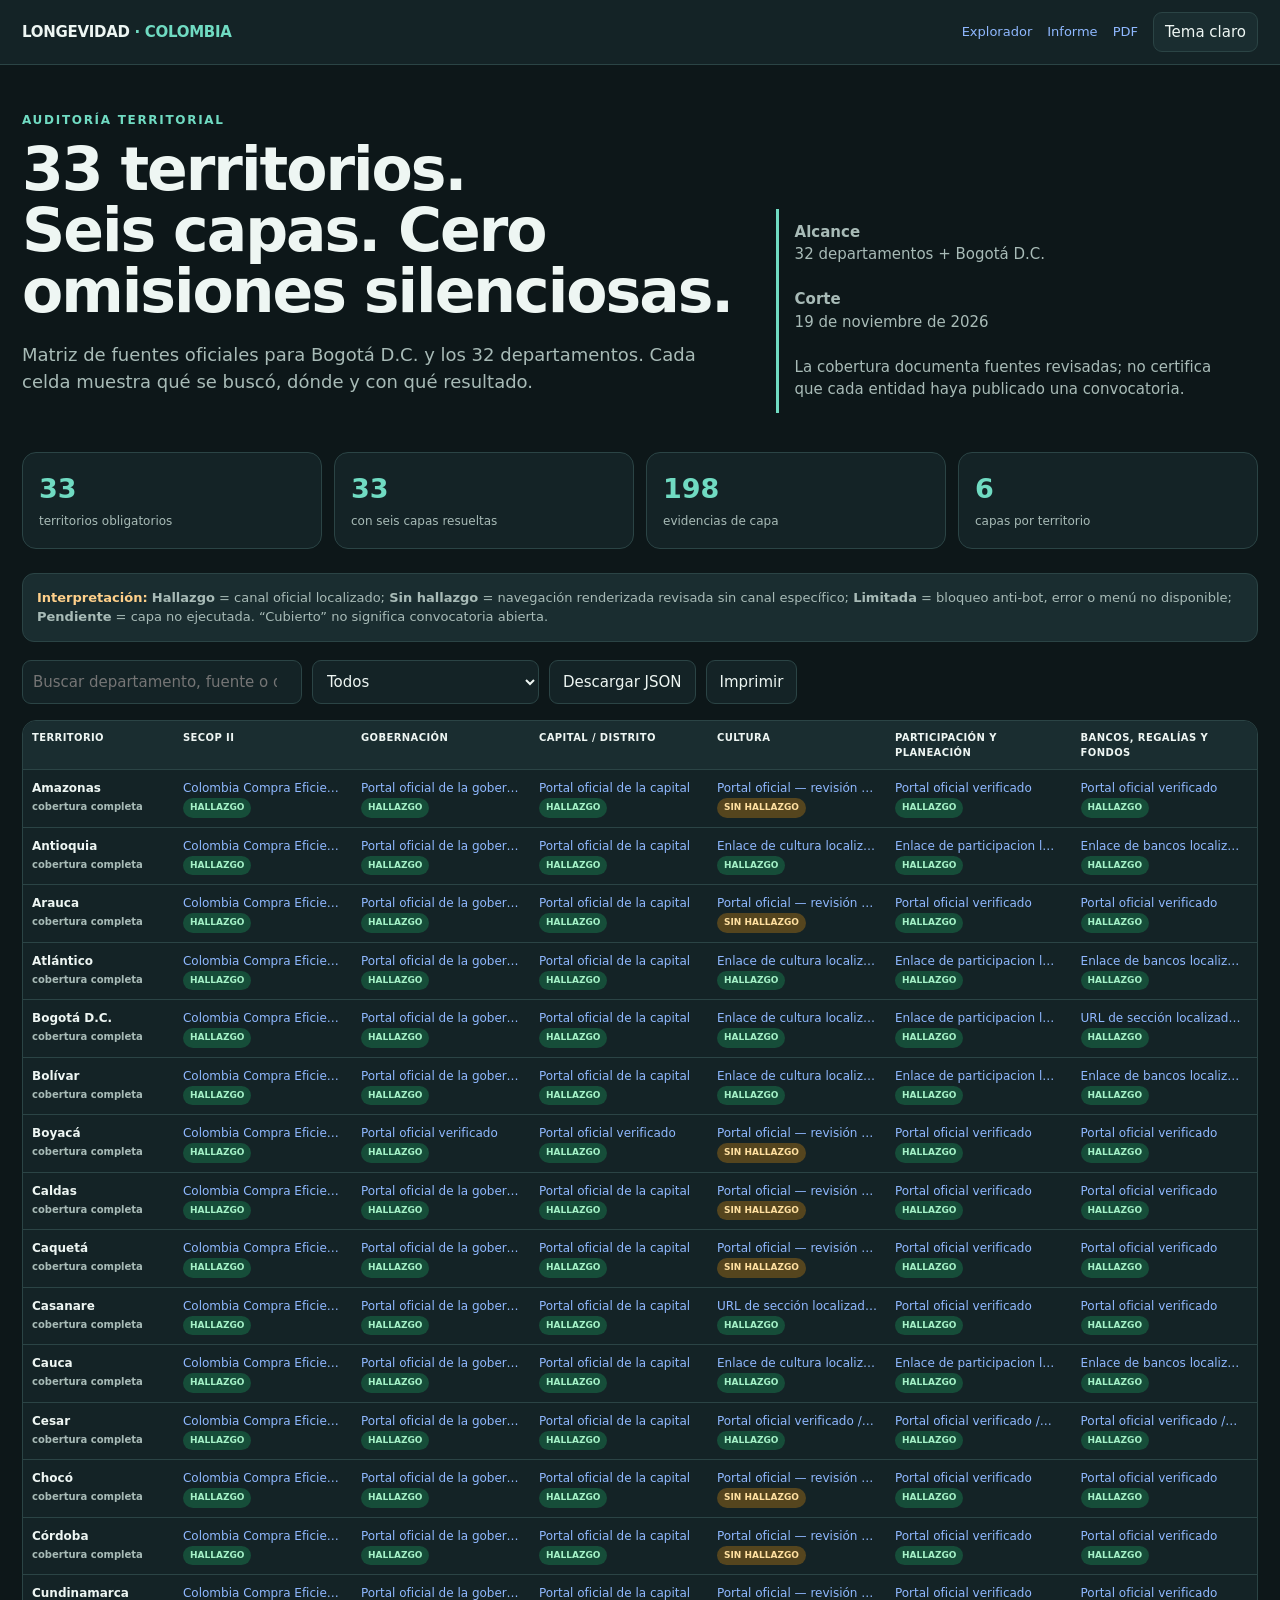
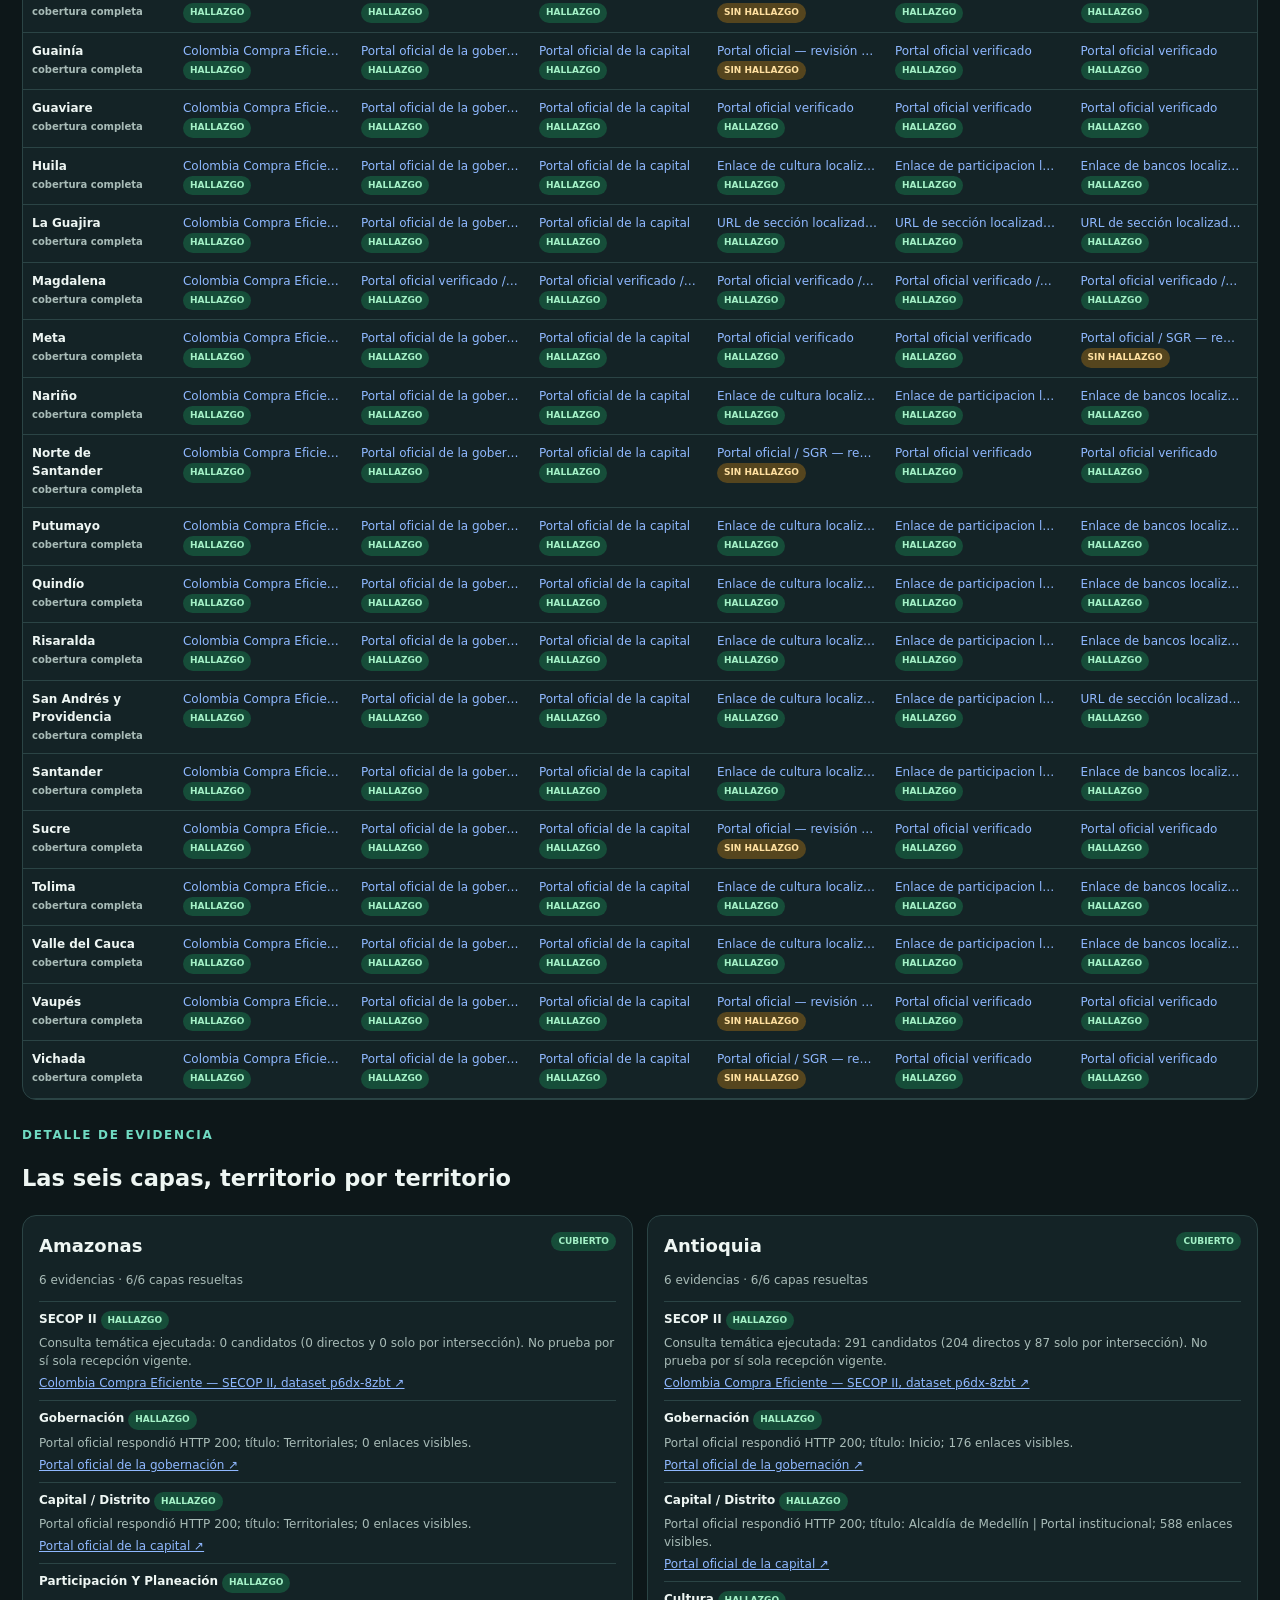
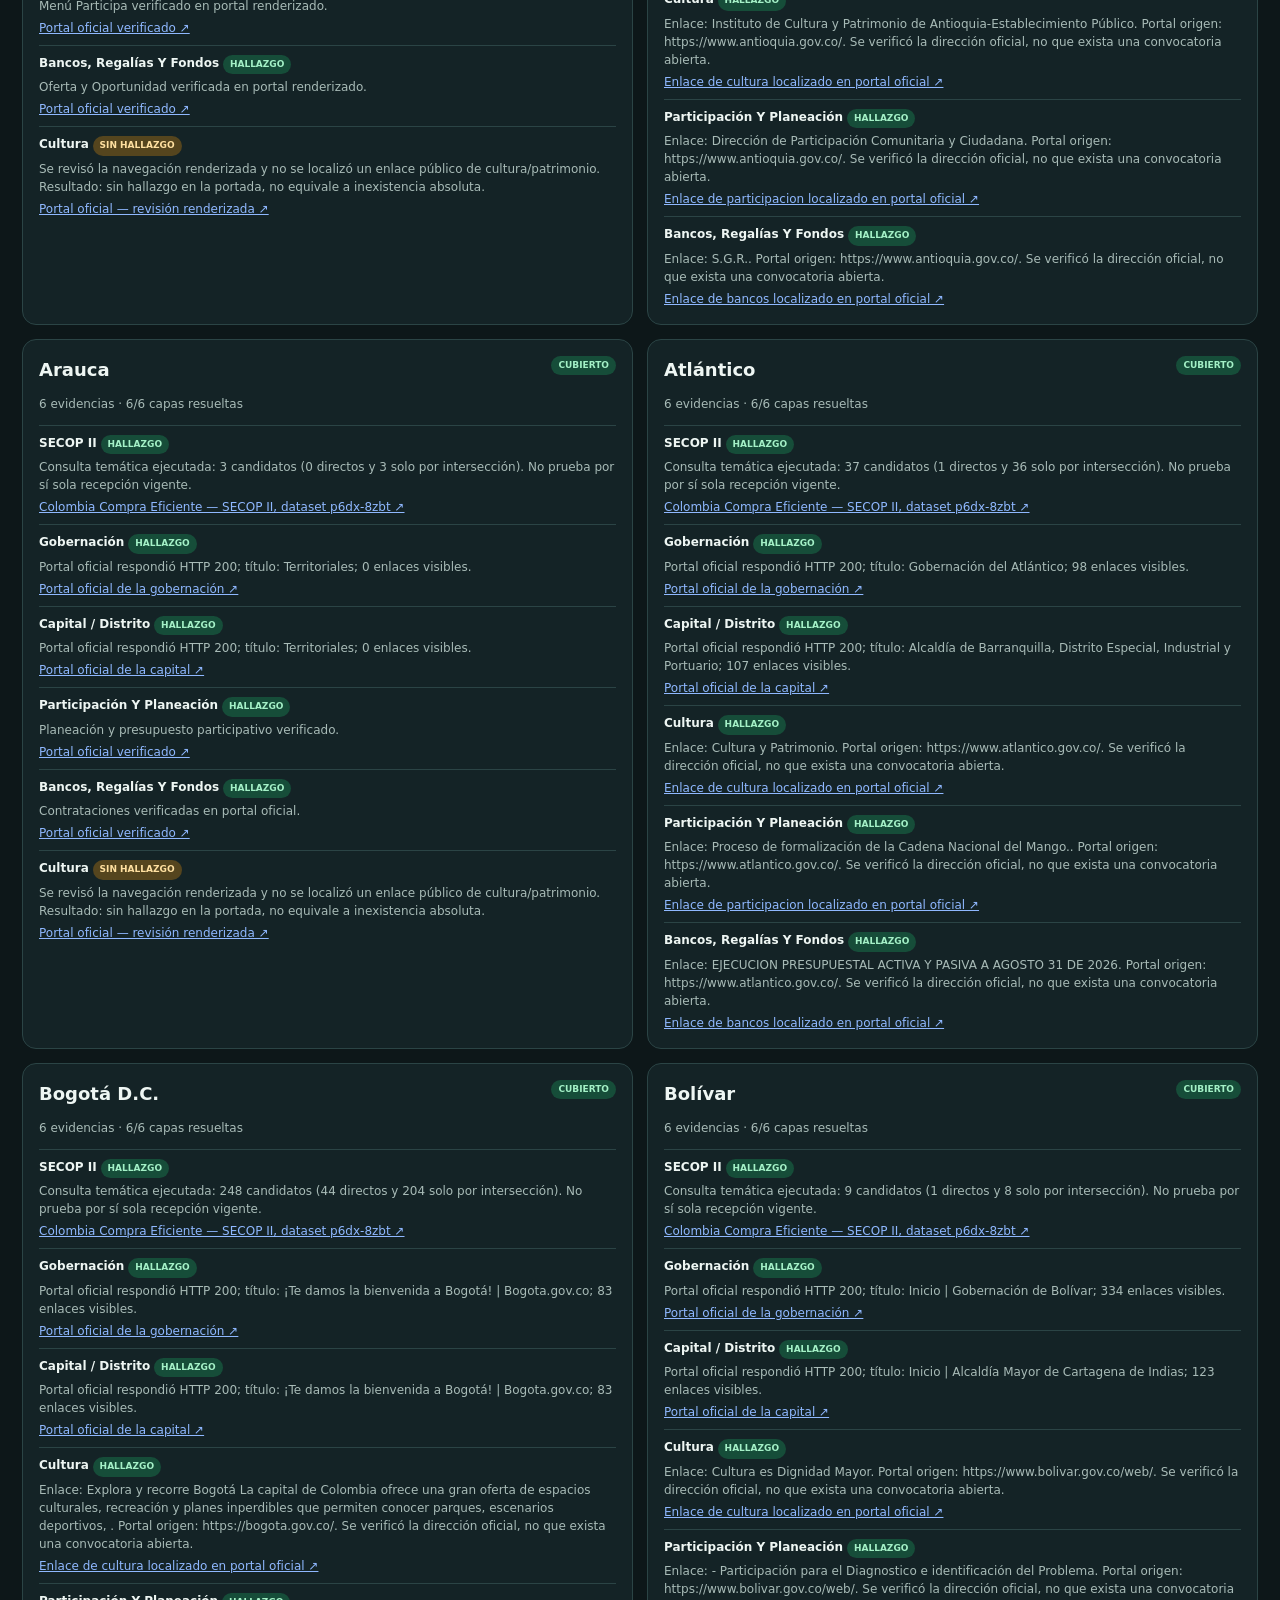
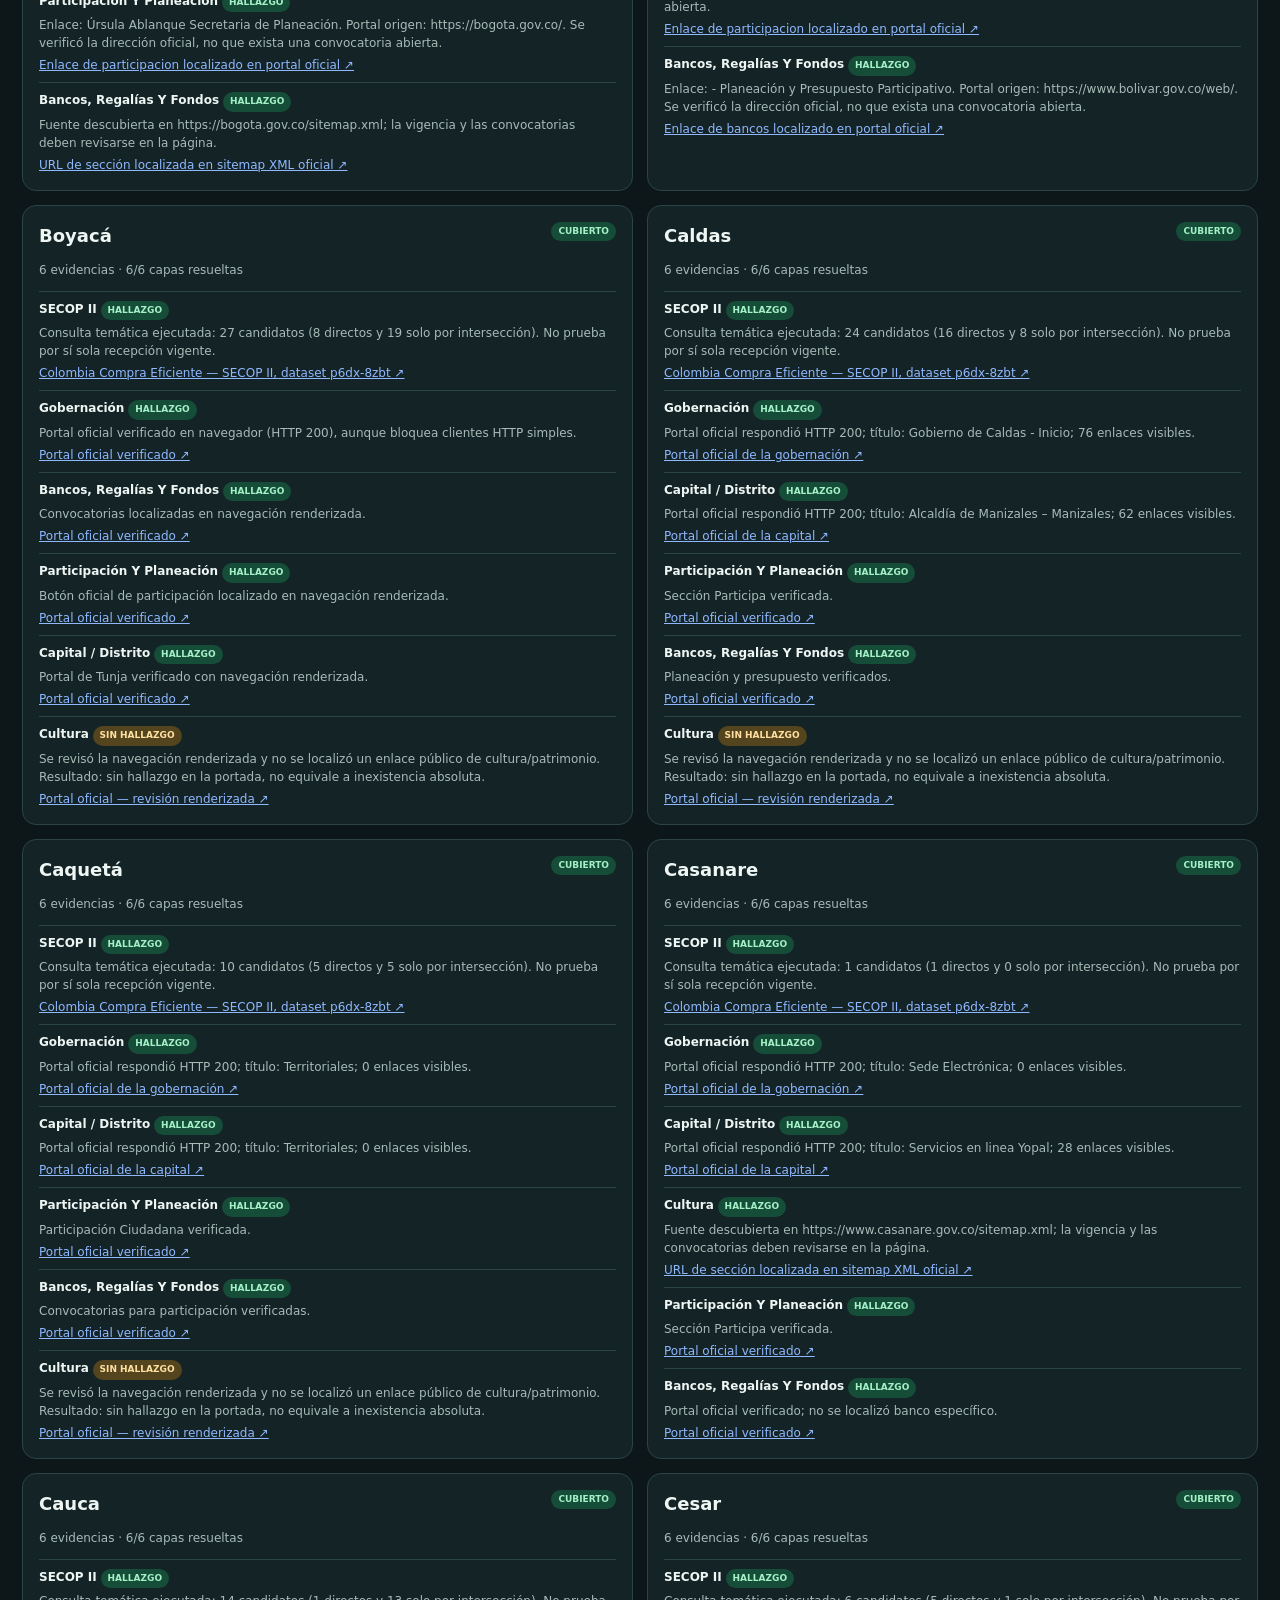
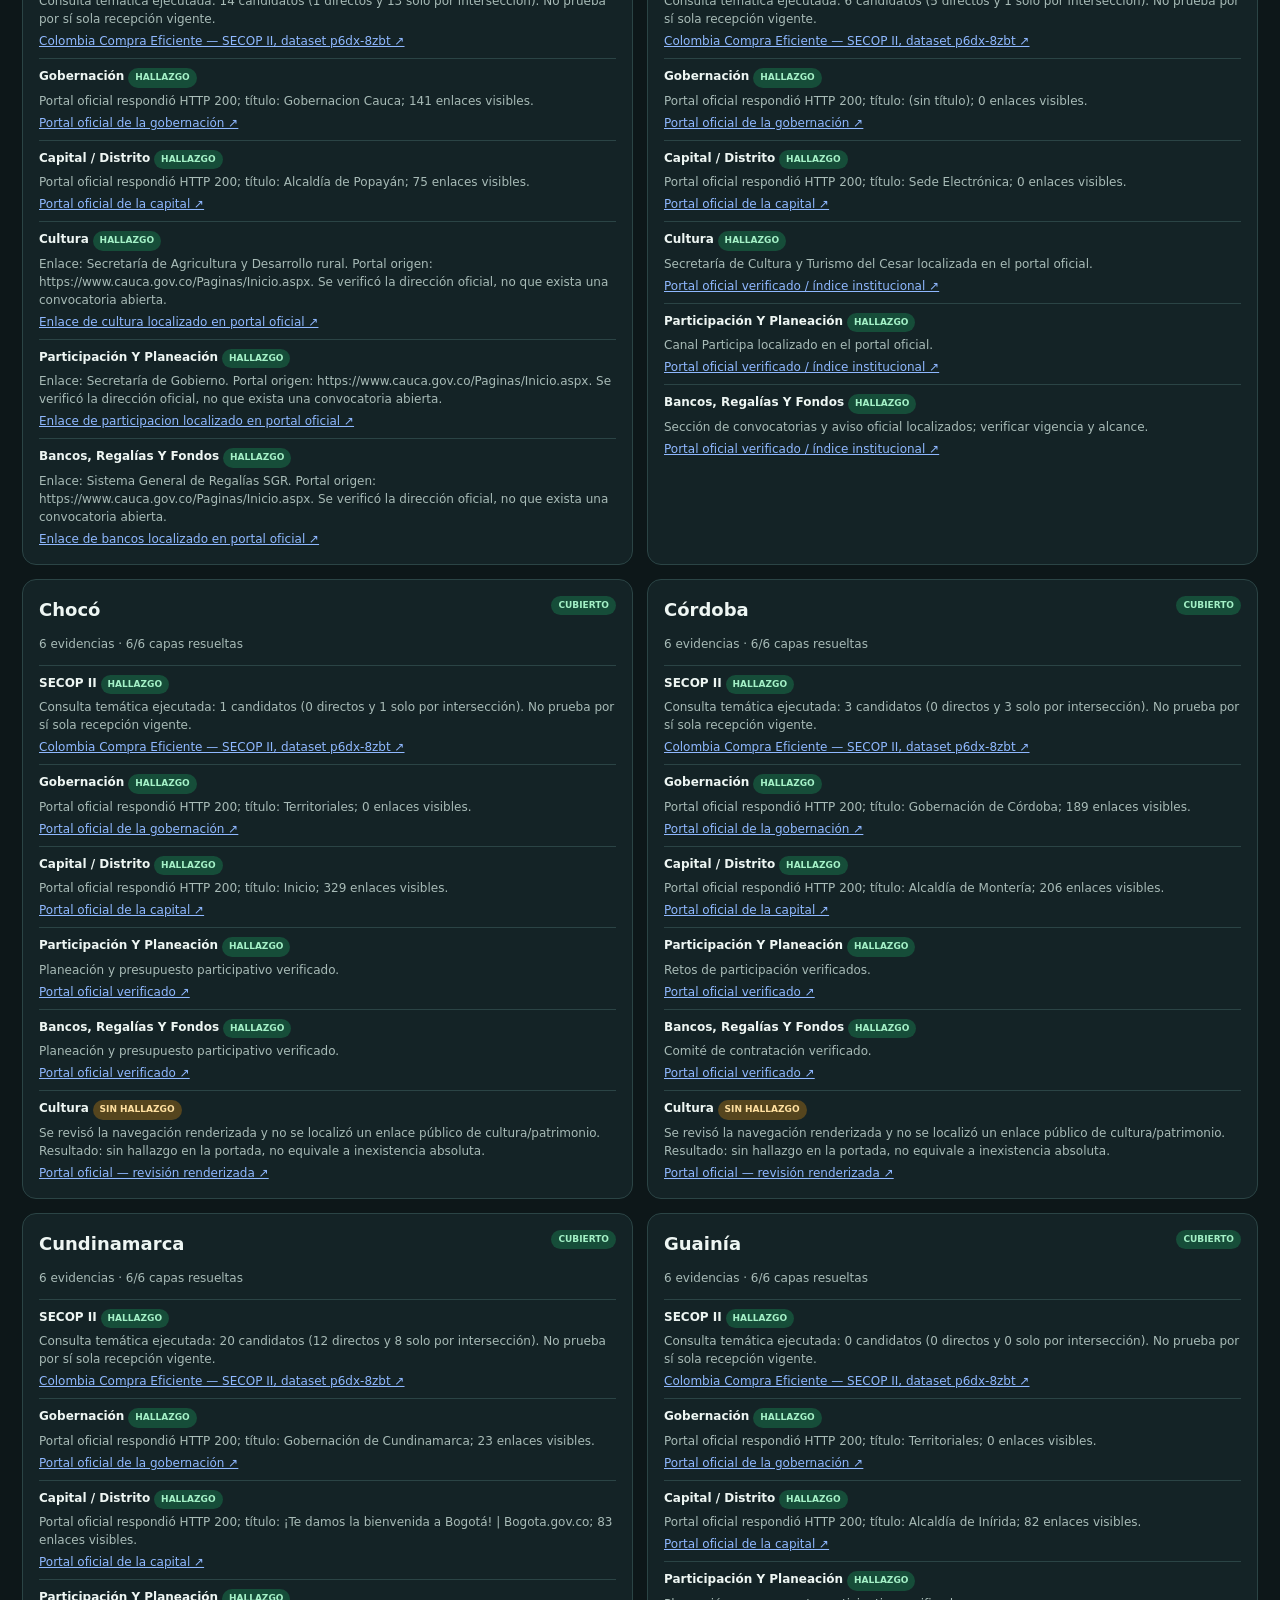
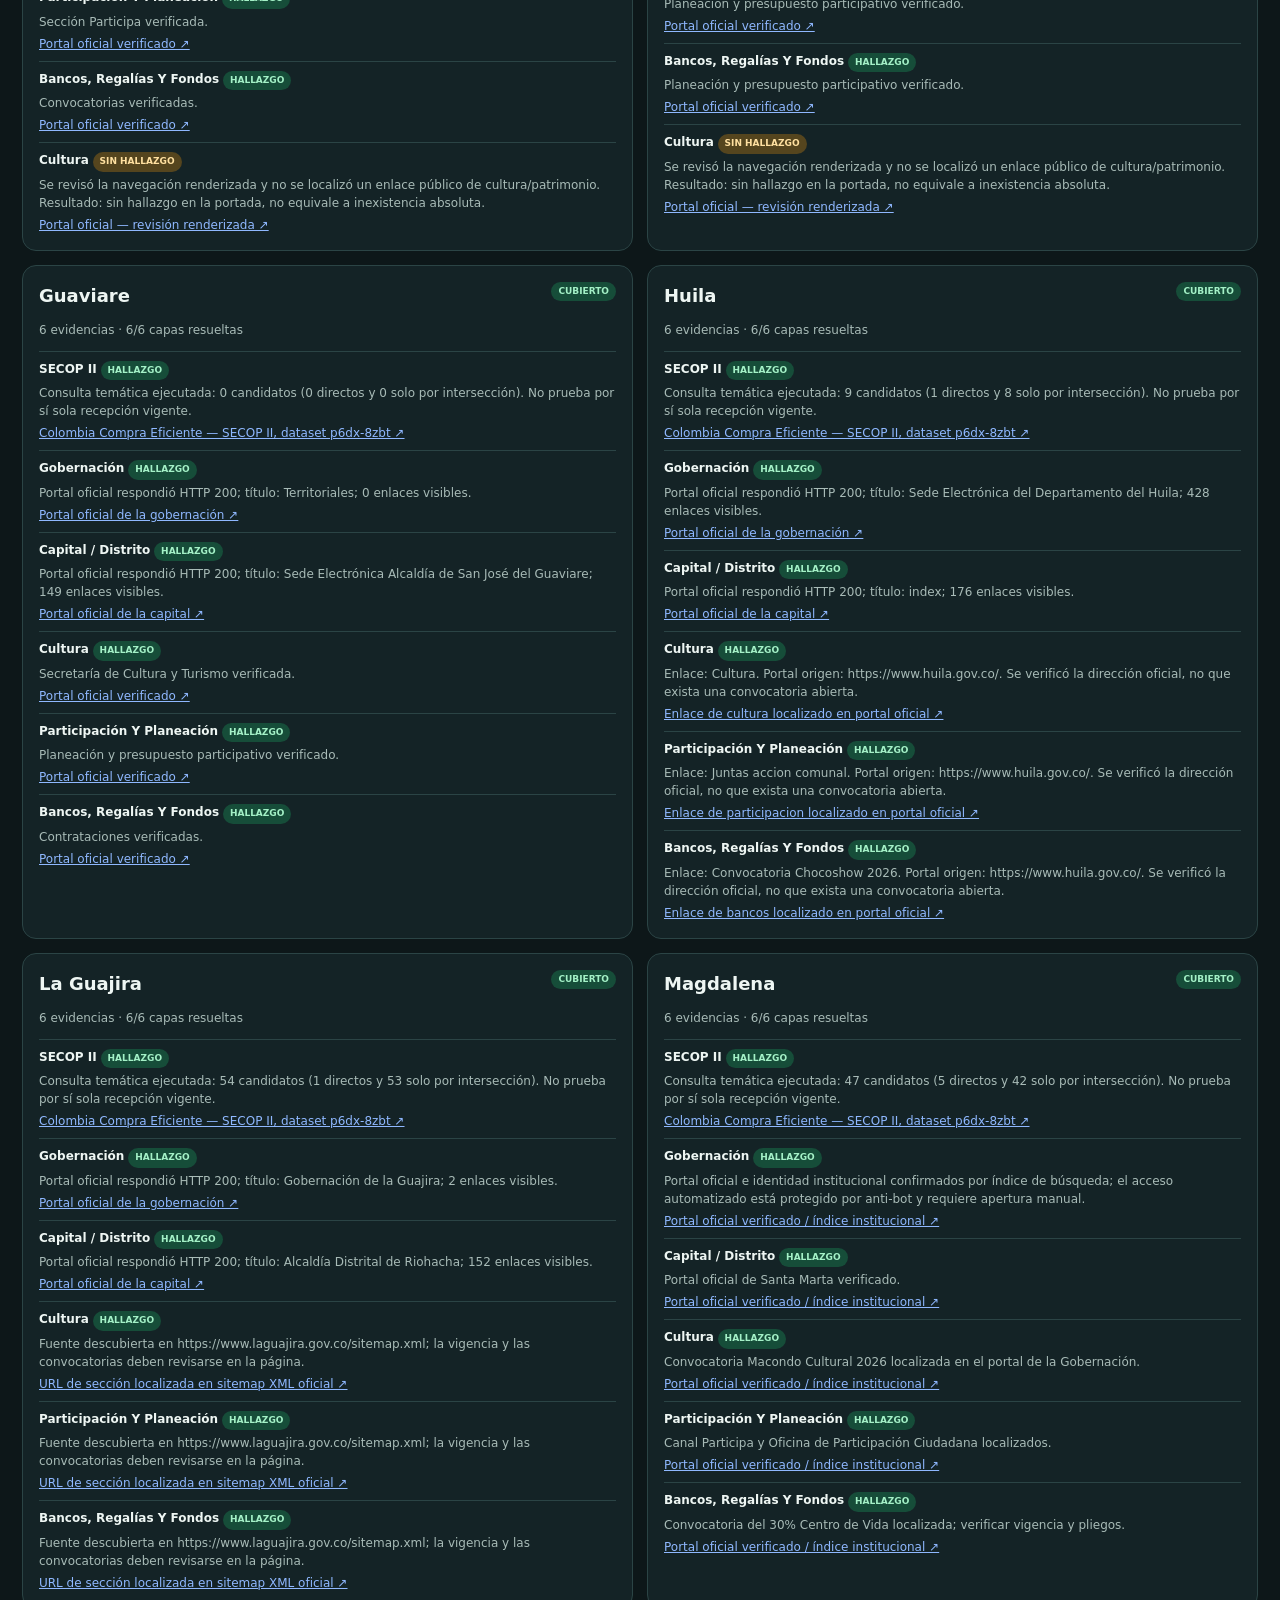
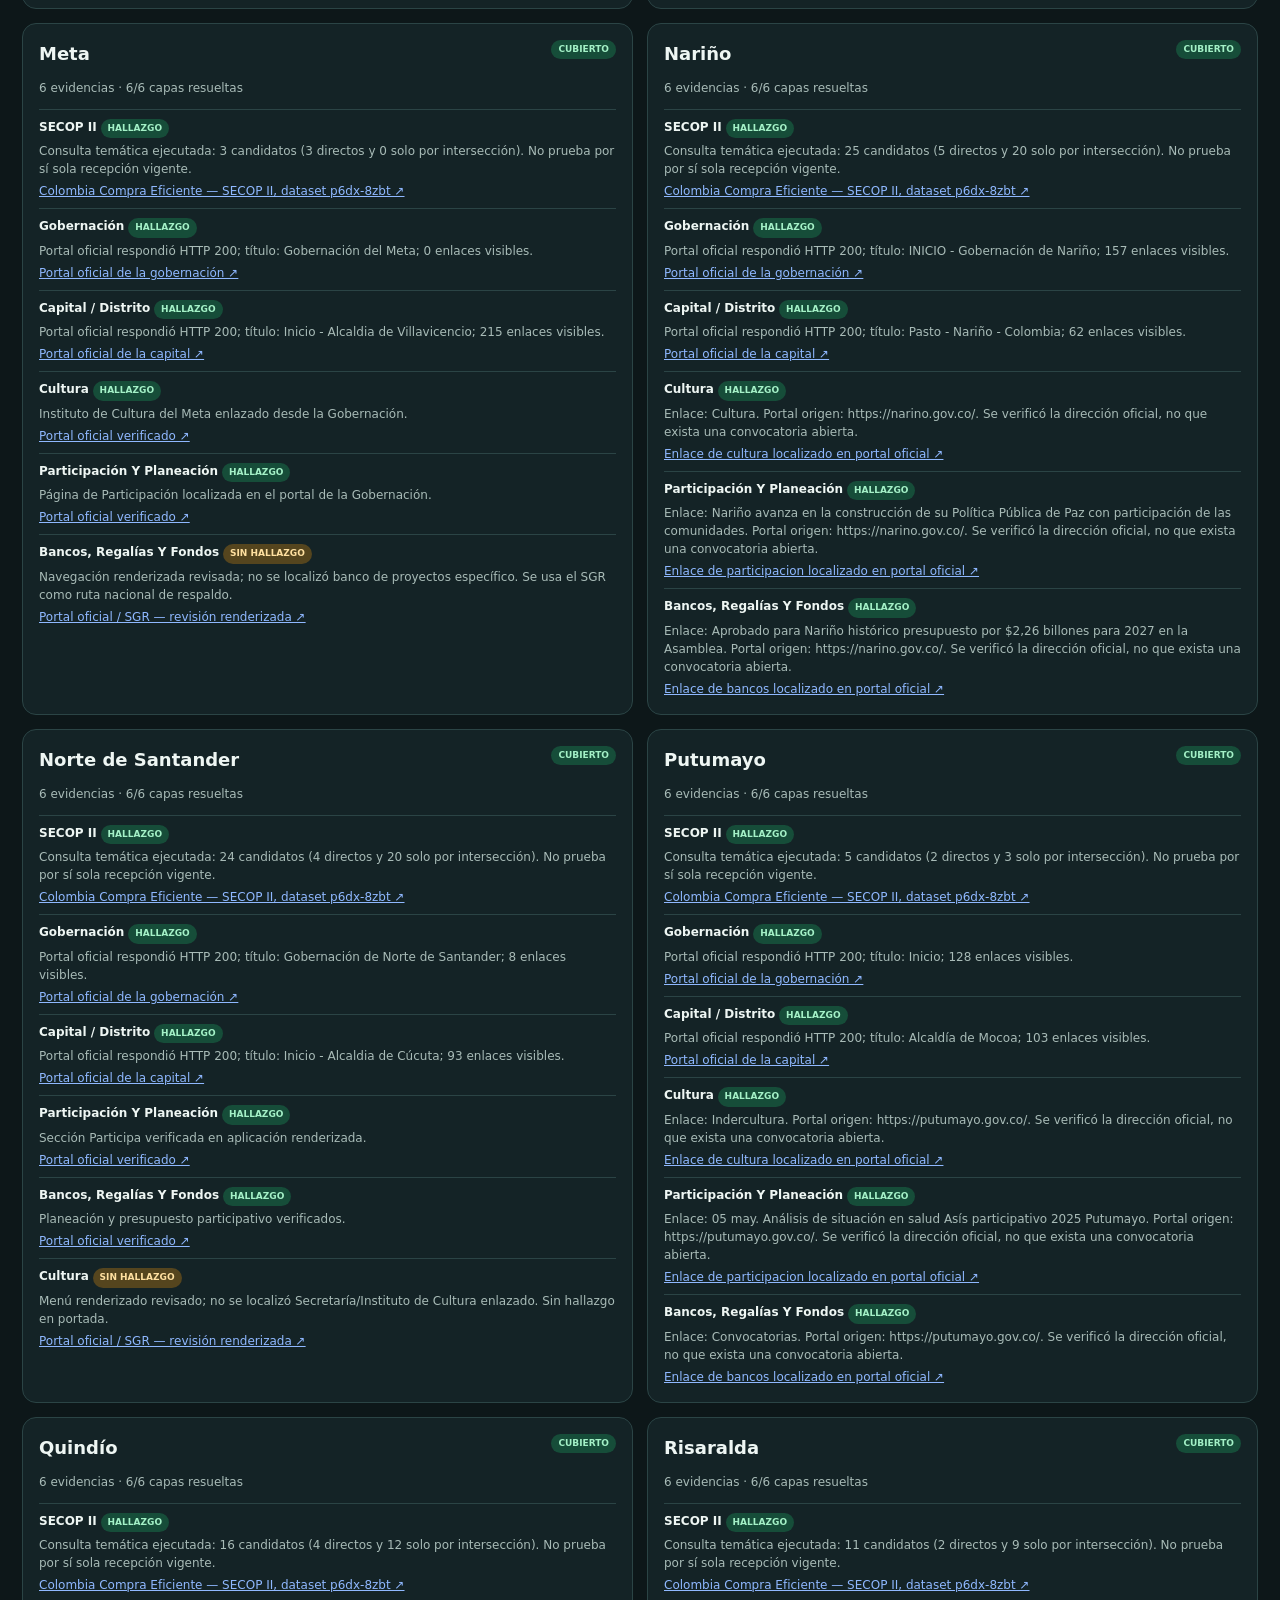
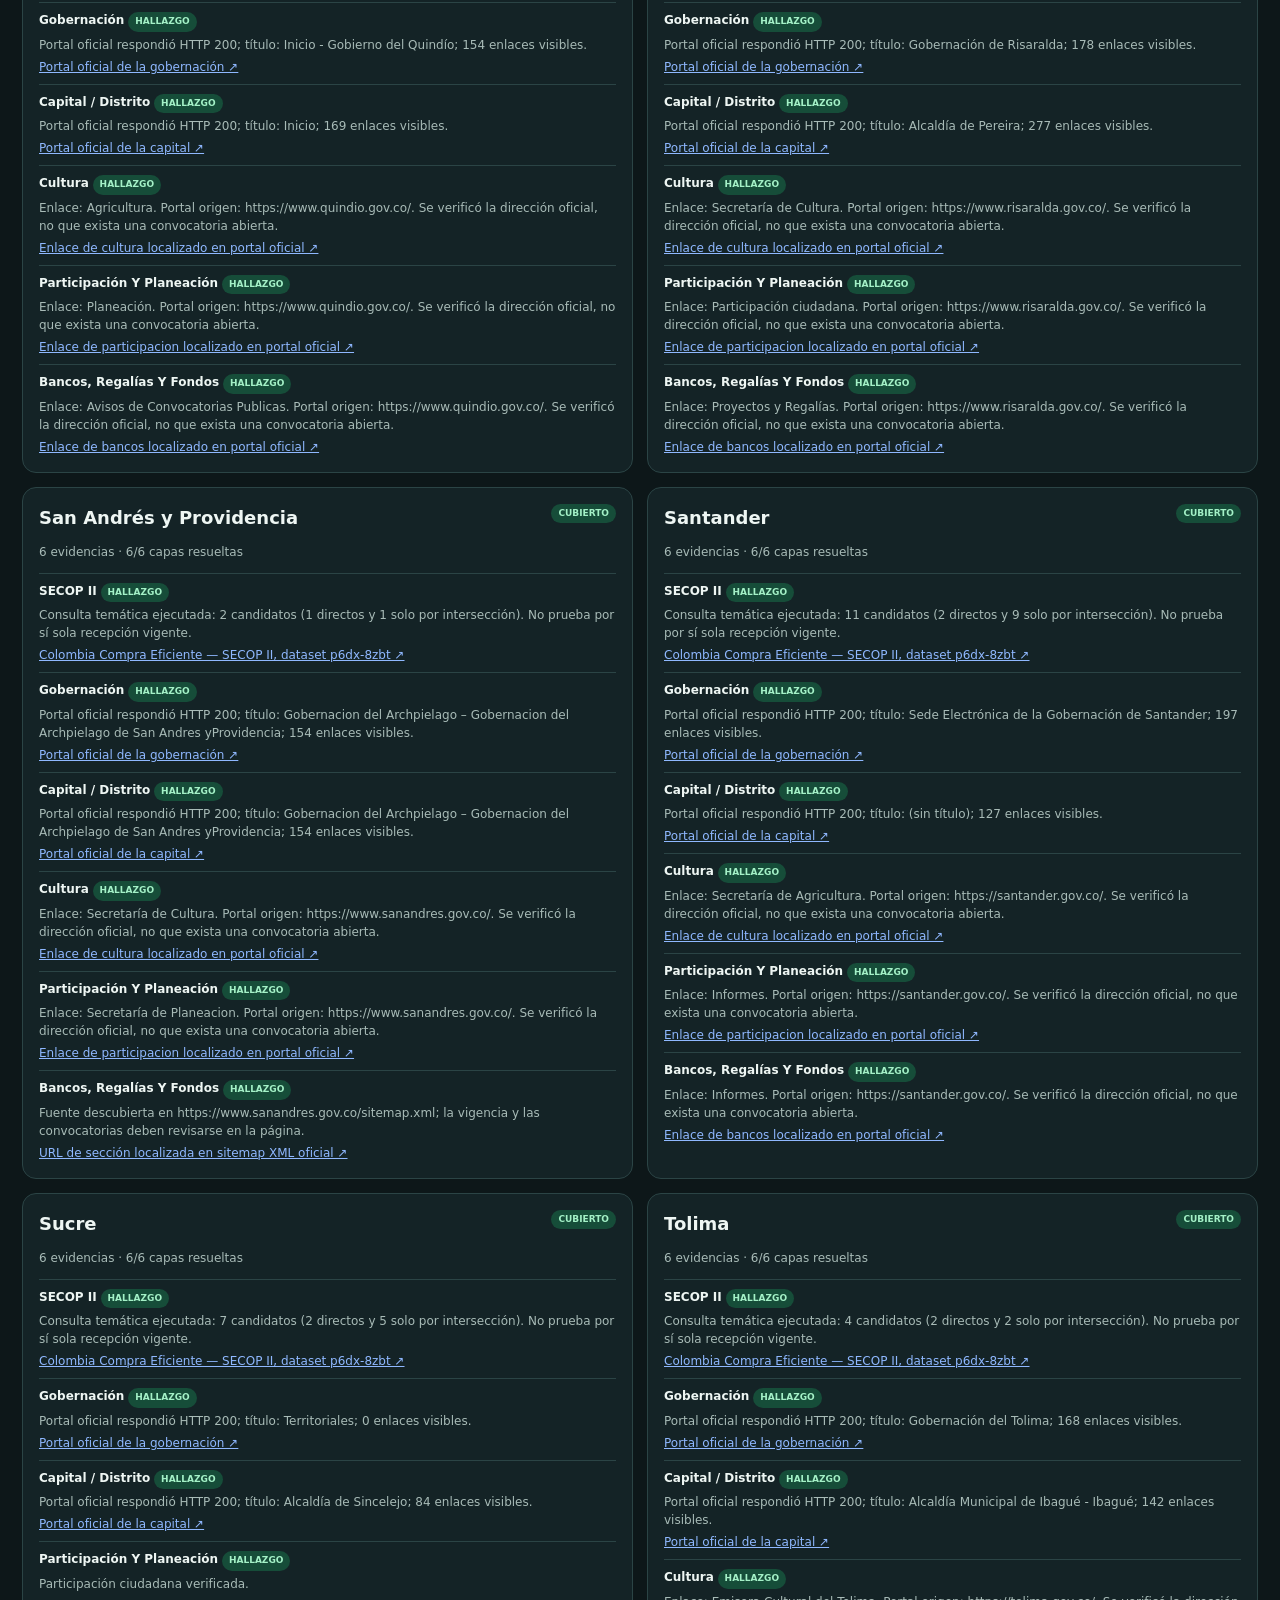
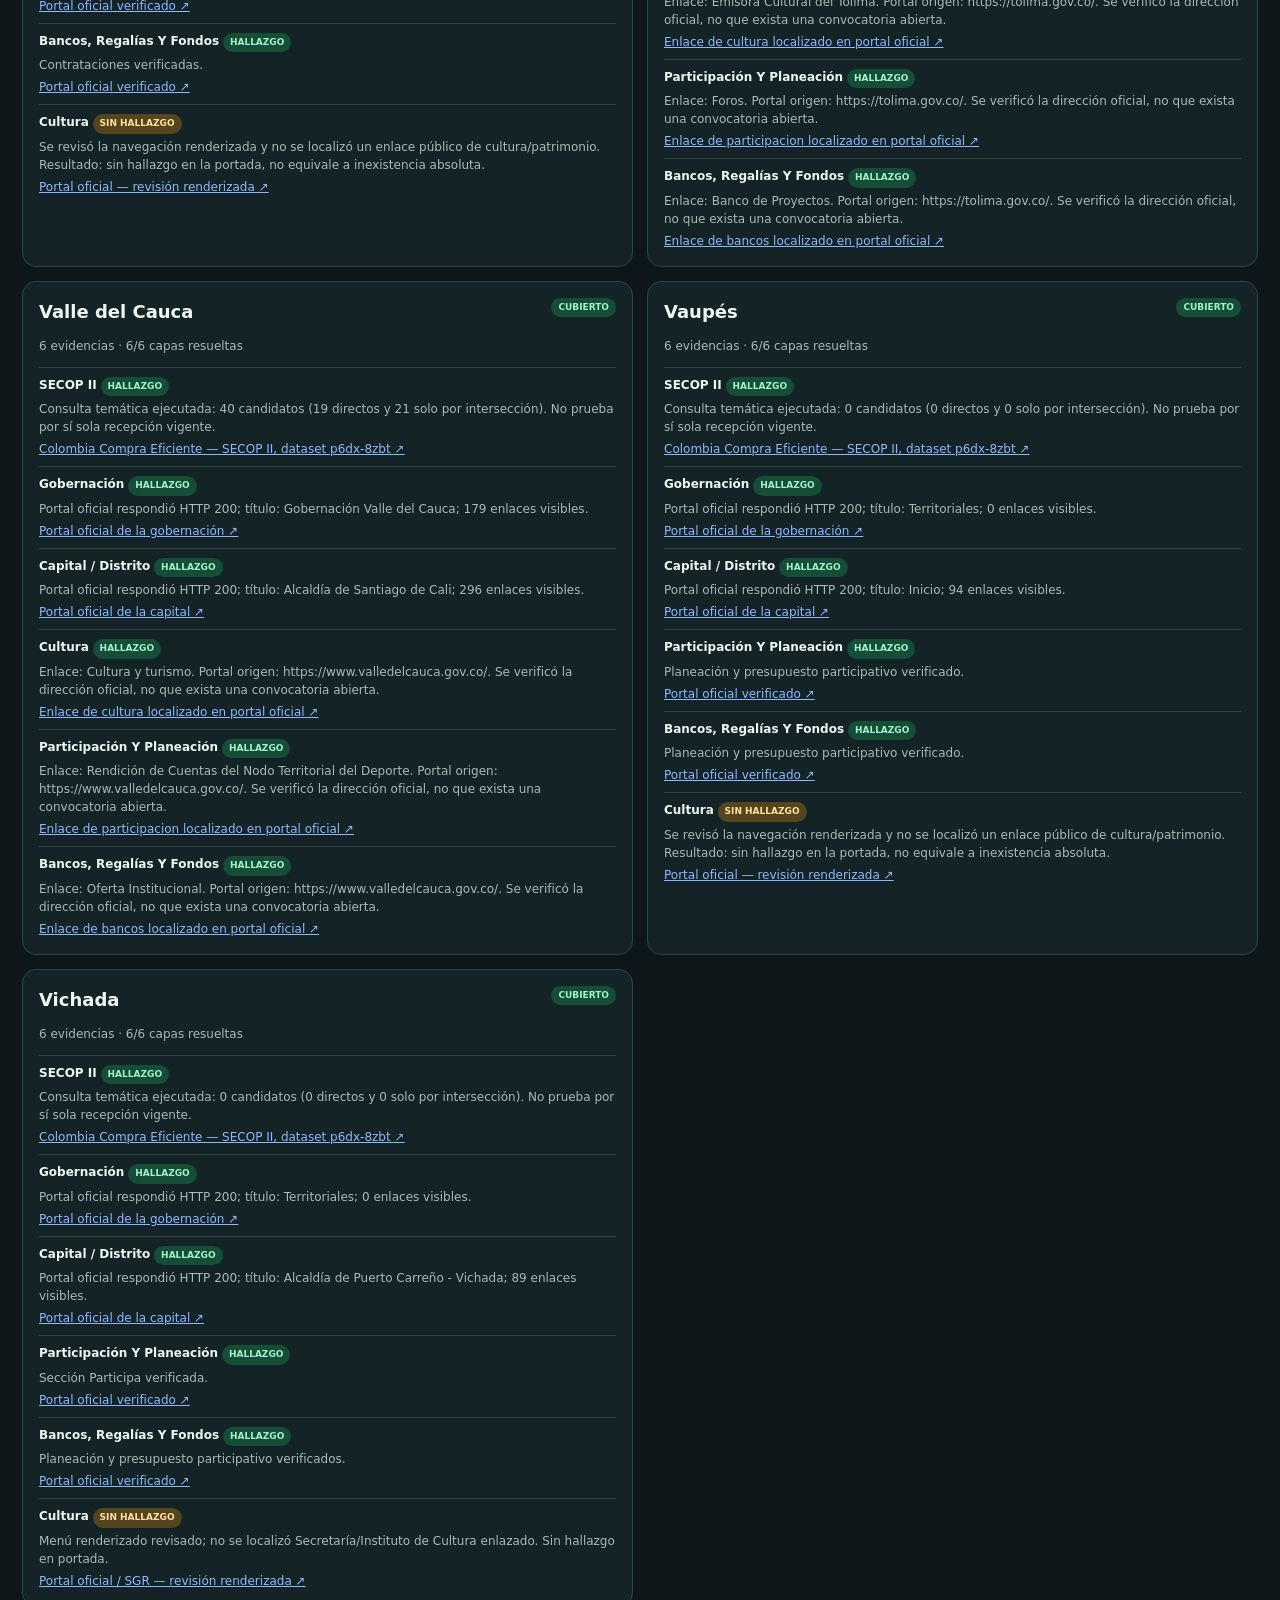
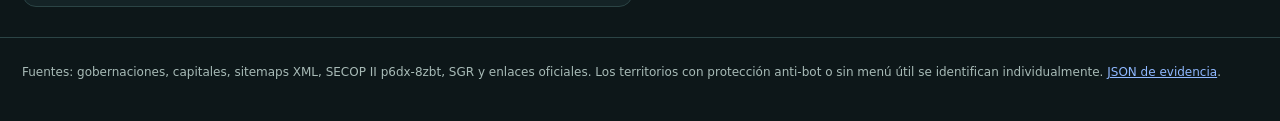
<file: cobertura.html>
<!doctype html>
<html lang="es" data-theme="dark">
<head>
<meta charset="utf-8"><meta name="viewport" content="width=device-width,initial-scale=1">
<title>Cobertura territorial · Economía Plateada Colombia</title>
<meta name="description" content="Matriz auditable 33 territorios x 6 capas de fuentes para economía plateada.">
<link rel="icon" href="favicon.svg" type="image/svg+xml">
<style>
:root{color-scheme:dark;--bg:#0d1719;--panel:#142326;--panel2:#1a2d30;--text:#eef6f3;--muted:#a8bbb7;--line:#2b4445;--accent:#70dbc2;--warn:#ffd08a;--danger:#ffaaa0}
html[data-theme="light"]{color-scheme:light;--bg:#f3f7f5;--panel:#fff;--panel2:#eaf2ef;--text:#152725;--muted:#536b67;--line:#cfdfda;--accent:#006e5d;--warn:#8a5100;--danger:#9b312a}
*{box-sizing:border-box}body{margin:0;background:var(--bg);color:var(--text);font:15px/1.5 system-ui,-apple-system,Segoe UI,Arial,sans-serif}a{color:#8fb8ff}button,input,select{font:inherit}.wrap{max-width:1440px;margin:auto;padding:0 22px}.top{border-bottom:1px solid var(--line);background:var(--panel);position:sticky;top:0;z-index:5}.topin{min-height:64px;display:flex;align-items:center;gap:18px}.brand{font-weight:850;letter-spacing:-.3px}.brand span{color:var(--accent)}.toplinks{margin-left:auto;display:flex;gap:15px;align-items:center}.toplinks a{font-size:13px;text-decoration:none}.hero{padding:46px 0 24px;display:grid;grid-template-columns:1.5fr 1fr;gap:30px}.eyebrow{font-size:12px;font-weight:850;letter-spacing:1.7px;text-transform:uppercase;color:var(--accent)}h1{font-size:clamp(34px,5vw,60px);line-height:1.02;letter-spacing:-2px;margin:10px 0 18px}.lead{color:var(--muted);font-size:18px}.cut{border-left:3px solid var(--accent);padding:12px 16px;color:var(--muted);align-self:end}.stats{display:grid;grid-template-columns:repeat(4,1fr);gap:12px;margin:15px 0 24px}.stat{background:var(--panel);border:1px solid var(--line);border-radius:14px;padding:16px}.stat b{display:block;font-size:27px;color:var(--accent)}.stat span{font-size:12px;color:var(--muted)}.controls{display:flex;gap:10px;flex-wrap:wrap;margin-bottom:16px}.controls input,.controls select{background:var(--panel);color:var(--text);border:1px solid var(--line);border-radius:9px;padding:10px}.controls input{min-width:280px}.controls button{border:1px solid var(--line);background:var(--panel);color:var(--text);border-radius:9px;padding:10px 13px;cursor:pointer}.notice{background:var(--panel2);border:1px solid var(--line);border-radius:12px;padding:14px;margin-bottom:18px;color:var(--muted);font-size:13px}.notice strong{color:var(--warn)}.tablewrap{overflow:auto;border:1px solid var(--line);border-radius:14px;background:var(--panel);margin-bottom:26px}table{border-collapse:collapse;width:100%;font-size:12px;min-width:1100px}th,td{padding:9px;border-bottom:1px solid var(--line);text-align:left;vertical-align:top}th{background:var(--panel2);position:sticky;top:0;font-size:10px;text-transform:uppercase;letter-spacing:.4px}.dept{font-weight:800;min-width:130px}.pill{display:inline-block;border-radius:99px;padding:3px 7px;font-size:9px;font-weight:850;text-transform:uppercase;white-space:nowrap}.hecha{background:#164d39;color:#a4f1c7}.sin_hallazgo{background:#55451e;color:#ffe0a0}.limitada,.pendiente{background:#562e2a;color:#ffc0b7}html[data-theme="light"] .hecha{background:#d8f5e2;color:#175c36}html[data-theme="light"] .sin_hallazgo{background:#fff0ca;color:#765000}html[data-theme="light"] .limitada,html[data-theme="light"] .pendiente{background:#fee2dd;color:#8a3129}a.cell{display:block;text-decoration:none;max-width:160px;overflow:hidden;text-overflow:ellipsis;white-space:nowrap}.cards{display:grid;grid-template-columns:1fr 1fr;gap:14px;margin-bottom:30px}.card{background:var(--panel);border:1px solid var(--line);border-radius:14px;padding:16px;break-inside:avoid}.cardhead{display:flex;justify-content:space-between;gap:8px;align-items:flex-start}.card h2{font-size:18px;margin:0}.layer{border-top:1px solid var(--line);padding-top:8px;margin-top:8px;font-size:12px}.layer b{text-transform:capitalize}.layer p{margin:4px 0;color:var(--muted)}.gap{border-left:3px solid var(--danger);padding-left:10px;margin-top:10px;font-size:12px}.footer{border-top:1px solid var(--line);padding:25px 0 40px;color:var(--muted);font-size:12px}.empty{padding:30px;text-align:center;color:var(--muted)}:focus-visible{outline:3px solid var(--warn)}
@media(max-width:900px){.hero{grid-template-columns:1fr}.cards{grid-template-columns:1fr}.stats{grid-template-columns:1fr 1fr}}@media(max-width:600px){.topin{flex-wrap:wrap;padding:10px 0}.toplinks{width:100%;justify-content:space-between;margin-left:0}.wrap{padding:0 13px}.controls input{min-width:100%}}
@media print{.top,.controls,.footer,.no-print{display:none!important}.hero{padding:0}.tablewrap{overflow:visible;border:0}table{min-width:0;font-size:6.5pt}th,td{padding:3px}.cards{display:block}.card{break-inside:avoid;margin-bottom:8px}body{background:#fff;color:#000}}
</style>
</head>
<body>
<header class="top"><div class="wrap topin"><div class="brand">LONGEVIDAD <span>· COLOMBIA</span></div><nav class="toplinks"><a href="index.html">Explorador</a><a href="documento.html">Informe</a><a href="Informe_Economia_Plateada_Colombia_19NOV2026.pdf">PDF</a><button class="iconbtn" id="theme" style="border:1px solid var(--line);background:var(--panel2);color:var(--text);border-radius:9px;padding:8px 11px">Tema</button></nav></div></header>
<main class="wrap">
<section class="hero"><div><div class="eyebrow">Auditoría territorial</div><h1>33 territorios.<br>Seis capas. Cero omisiones silenciosas.</h1><p class="lead">Matriz de fuentes oficiales para Bogotá D.C. y los 32 departamentos. Cada celda muestra qué se buscó, dónde y con qué resultado.</p></div><div class="cut"><strong>Alcance</strong><br>32 departamentos + Bogotá D.C.<br><br><strong>Corte</strong><br>19 de noviembre de 2026<br><br>La cobertura documenta fuentes revisadas; no certifica que cada entidad haya publicado una convocatoria.</div></section>
<section class="stats"><div class="stat"><b>33</b><span>territorios obligatorios</span></div><div class="stat"><b id="completeCount">33</b><span>con seis capas resueltas</span></div><div class="stat"><b id="evidenceCount">0</b><span>evidencias de capa</span></div><div class="stat"><b>6</b><span>capas por territorio</span></div></section>
<div class="notice"><strong>Interpretación:</strong> <b>Hallazgo</b> = canal oficial localizado; <b>Sin hallazgo</b> = navegación renderizada revisada sin canal específico; <b>Limitada</b> = bloqueo anti-bot, error o menú no disponible; <b>Pendiente</b> = capa no ejecutada. “Cubierto” no significa convocatoria abierta.</div>
<div class="controls"><input id="q" type="search" placeholder="Buscar departamento, fuente o detalle…" aria-label="Buscar"><select id="filter" aria-label="Filtrar"><option value="all">Todos</option><option value="complete">Solo cobertura completa</option><option value="gaps">Solo con brechas</option></select><button id="json" type="button">Descargar JSON</button><button id="print" type="button">Imprimir</button></div><div id="matrix"></div>
<section><div class="eyebrow">Detalle de evidencia</div><h2>Las seis capas, territorio por territorio</h2><div class="cards" id="cards"></div></section>
</main>
<footer class="footer"><div class="wrap">Fuentes: gobernaciones, capitales, sitemaps XML, SECOP II p6dx-8zbt, SGR y enlaces oficiales. Los territorios con protección anti-bot o sin menú útil se identifican individualmente. <a href="cobertura_territorial.json">JSON de evidencia</a>.</div></footer>
<script>
const COV={
  "cutoff": "2026-11-19",
  "departments_count": 33,
  "required_layers": [
    {
      "id": "secop",
      "name": "SECOP II y contratación pública",
      "required": true
    },
    {
      "id": "gobernacion",
      "name": "Gobernación y política territorial",
      "required": true
    },
    {
      "id": "distritos",
      "name": "Distrito / municipio sede",
      "required": true
    },
    {
      "id": "cultura",
      "name": "Consejerías o institutos de cultura",
      "required": true
    },
    {
      "id": "participacion",
      "name": "Participación, planeación y organizaciones",
      "required": true
    },
    {
      "id": "bancos",
      "name": "Bancos de proyectos, regalías y fondos",
      "required": true
    }
  ],
  "coverage_complete": true,
  "records": [
    {
      "department": "Amazonas",
      "identity": {
        "slug": "amazonas",
        "domain_hint": "amazonas.gov.co",
        "seats": [
          "Leticia"
        ],
        "unified": false
      },
      "evidence": [
        {
          "id": "amazonas-secop",
          "department": "Amazonas",
          "layer": "secop",
          "status": "hecha",
          "source": "Colombia Compra Eficiente — SECOP II, dataset p6dx-8zbt",
          "url": "https://www.datos.gov.co/Gastos-Gubernamentales/SECOP-II-Procesos-de-Contrataci-n/p6dx-8zbt/about_data",
          "detail": "Consulta temática ejecutada: 0 candidatos (0 directos y 0 solo por intersección). No prueba por sí sola recepción vigente.",
          "checked": "2026-11-19"
        },
        {
          "id": "amazonas-gobernacion",
          "department": "Amazonas",
          "layer": "gobernacion",
          "status": "hecha",
          "source": "Portal oficial de la gobernación",
          "url": "https://amazonas.gov.co/",
          "detail": "Portal oficial respondió HTTP 200; título: Territoriales; 0 enlaces visibles.",
          "checked": "2026-11-19"
        },
        {
          "id": "amazonas-distritos",
          "department": "Amazonas",
          "layer": "distritos",
          "status": "hecha",
          "source": "Portal oficial de la capital",
          "url": "https://www.leticia-amazonas.gov.co/",
          "detail": "Portal oficial respondió HTTP 200; título: Territoriales; 0 enlaces visibles.",
          "checked": "2026-11-19"
        },
        {
          "id": "amazonas-participacion",
          "department": "Amazonas",
          "layer": "participacion",
          "status": "hecha",
          "source": "Portal oficial verificado",
          "url": "https://amazonas.gov.co/tema/menu-participa",
          "detail": "Menú Participa verificado en portal renderizado.",
          "checked": "2026-11-19"
        },
        {
          "id": "amazonas-bancos",
          "department": "Amazonas",
          "layer": "bancos",
          "status": "hecha",
          "source": "Portal oficial verificado",
          "url": "https://amazonas.gov.co/tema/ofertas-y-oportunidades-para-la-vida",
          "detail": "Oferta y Oportunidad verificada en portal renderizado.",
          "checked": "2026-11-19"
        },
        {
          "id": "amazonas-cultura",
          "department": "Amazonas",
          "layer": "cultura",
          "status": "sin_hallazgo",
          "source": "Portal oficial — revisión renderizada",
          "url": "https://amazonas.gov.co/",
          "detail": "Se revisó la navegación renderizada y no se localizó un enlace público de cultura/patrimonio. Resultado: sin hallazgo en la portada, no equivale a inexistencia absoluta.",
          "checked": "2026-11-19"
        }
      ],
      "gaps": [],
      "status": "cubierto",
      "notes": [],
      "reviewed": 6
    },
    {
      "department": "Antioquia",
      "identity": {
        "slug": "antioquia",
        "domain_hint": "antioquia.gov.co",
        "seats": [
          "Medellín",
          "Medellin"
        ],
        "unified": false
      },
      "evidence": [
        {
          "id": "antioquia-secop",
          "department": "Antioquia",
          "layer": "secop",
          "status": "hecha",
          "source": "Colombia Compra Eficiente — SECOP II, dataset p6dx-8zbt",
          "url": "https://www.datos.gov.co/Gastos-Gubernamentales/SECOP-II-Procesos-de-Contrataci-n/p6dx-8zbt/about_data",
          "detail": "Consulta temática ejecutada: 291 candidatos (204 directos y 87 solo por intersección). No prueba por sí sola recepción vigente.",
          "checked": "2026-11-19"
        },
        {
          "id": "antioquia-gobernacion",
          "department": "Antioquia",
          "layer": "gobernacion",
          "status": "hecha",
          "source": "Portal oficial de la gobernación",
          "url": "https://www.antioquia.gov.co/",
          "detail": "Portal oficial respondió HTTP 200; título: Inicio; 176 enlaces visibles.",
          "checked": "2026-11-19"
        },
        {
          "id": "antioquia-distritos",
          "department": "Antioquia",
          "layer": "distritos",
          "status": "hecha",
          "source": "Portal oficial de la capital",
          "url": "https://www.medellin.gov.co/",
          "detail": "Portal oficial respondió HTTP 200; título: Alcaldía de Medellín | Portal institucional; 588 enlaces visibles.",
          "checked": "2026-11-19"
        },
        {
          "id": "antioquia-cultura",
          "department": "Antioquia",
          "layer": "cultura",
          "status": "hecha",
          "source": "Enlace de cultura localizado en portal oficial",
          "url": "https://culturantioquia.gov.co/",
          "detail": "Enlace: Instituto de Cultura y Patrimonio de Antioquia-Establecimiento Público. Portal origen: https://www.antioquia.gov.co/. Se verificó la dirección oficial, no que exista una convocatoria abierta.",
          "checked": "2026-11-19"
        },
        {
          "id": "antioquia-participacion",
          "department": "Antioquia",
          "layer": "participacion",
          "status": "hecha",
          "source": "Enlace de participacion localizado en portal oficial",
          "url": "https://www.antioquia.gov.co/direccion-de-participacion-comunitaria-y-ciudadana",
          "detail": "Enlace: Dirección de Participación Comunitaria y Ciudadana. Portal origen: https://www.antioquia.gov.co/. Se verificó la dirección oficial, no que exista una convocatoria abierta.",
          "checked": "2026-11-19"
        },
        {
          "id": "antioquia-bancos",
          "department": "Antioquia",
          "layer": "bancos",
          "status": "hecha",
          "source": "Enlace de bancos localizado en portal oficial",
          "url": "https://www.antioquia.gov.co/sistema-general-de-regalias",
          "detail": "Enlace: S.G.R.. Portal origen: https://www.antioquia.gov.co/. Se verificó la dirección oficial, no que exista una convocatoria abierta.",
          "checked": "2026-11-19"
        }
      ],
      "gaps": [],
      "status": "cubierto",
      "notes": [],
      "reviewed": 6
    },
    {
      "department": "Arauca",
      "identity": {
        "slug": "arauca",
        "domain_hint": "arauca.gov.co",
        "seats": [
          "Arauca"
        ],
        "unified": false
      },
      "evidence": [
        {
          "id": "arauca-secop",
          "department": "Arauca",
          "layer": "secop",
          "status": "hecha",
          "source": "Colombia Compra Eficiente — SECOP II, dataset p6dx-8zbt",
          "url": "https://www.datos.gov.co/Gastos-Gubernamentales/SECOP-II-Procesos-de-Contrataci-n/p6dx-8zbt/about_data",
          "detail": "Consulta temática ejecutada: 3 candidatos (0 directos y 3 solo por intersección). No prueba por sí sola recepción vigente.",
          "checked": "2026-11-19"
        },
        {
          "id": "arauca-gobernacion",
          "department": "Arauca",
          "layer": "gobernacion",
          "status": "hecha",
          "source": "Portal oficial de la gobernación",
          "url": "https://www.arauca.gov.co/",
          "detail": "Portal oficial respondió HTTP 200; título: Territoriales; 0 enlaces visibles.",
          "checked": "2026-11-19"
        },
        {
          "id": "arauca-distritos",
          "department": "Arauca",
          "layer": "distritos",
          "status": "hecha",
          "source": "Portal oficial de la capital",
          "url": "https://www.arauca.gov.co/",
          "detail": "Portal oficial respondió HTTP 200; título: Territoriales; 0 enlaces visibles.",
          "checked": "2026-11-19"
        },
        {
          "id": "arauca-participacion",
          "department": "Arauca",
          "layer": "participacion",
          "status": "hecha",
          "source": "Portal oficial verificado",
          "url": "https://www.arauca.gov.co/tema/planeacion-presupuesto-participativo",
          "detail": "Planeación y presupuesto participativo verificado.",
          "checked": "2026-11-19"
        },
        {
          "id": "arauca-bancos",
          "department": "Arauca",
          "layer": "bancos",
          "status": "hecha",
          "source": "Portal oficial verificado",
          "url": "https://www.arauca.gov.co/tema/contrataciones",
          "detail": "Contrataciones verificadas en portal oficial.",
          "checked": "2026-11-19"
        },
        {
          "id": "arauca-cultura",
          "department": "Arauca",
          "layer": "cultura",
          "status": "sin_hallazgo",
          "source": "Portal oficial — revisión renderizada",
          "url": "https://www.arauca.gov.co/",
          "detail": "Se revisó la navegación renderizada y no se localizó un enlace público de cultura/patrimonio. Resultado: sin hallazgo en la portada, no equivale a inexistencia absoluta.",
          "checked": "2026-11-19"
        }
      ],
      "gaps": [],
      "status": "cubierto",
      "notes": [],
      "reviewed": 6
    },
    {
      "department": "Atlántico",
      "identity": {
        "slug": "atlantico",
        "domain_hint": "atlantico.gov.co",
        "seats": [
          "Barranquilla",
          "Soledad"
        ],
        "unified": false
      },
      "evidence": [
        {
          "id": "atlantico-secop",
          "department": "Atlántico",
          "layer": "secop",
          "status": "hecha",
          "source": "Colombia Compra Eficiente — SECOP II, dataset p6dx-8zbt",
          "url": "https://www.datos.gov.co/Gastos-Gubernamentales/SECOP-II-Procesos-de-Contrataci-n/p6dx-8zbt/about_data",
          "detail": "Consulta temática ejecutada: 37 candidatos (1 directos y 36 solo por intersección). No prueba por sí sola recepción vigente.",
          "checked": "2026-11-19"
        },
        {
          "id": "atlantico-gobernacion",
          "department": "Atlántico",
          "layer": "gobernacion",
          "status": "hecha",
          "source": "Portal oficial de la gobernación",
          "url": "https://www.atlantico.gov.co/",
          "detail": "Portal oficial respondió HTTP 200; título: Gobernación del Atlántico; 98 enlaces visibles.",
          "checked": "2026-11-19"
        },
        {
          "id": "atlantico-distritos",
          "department": "Atlántico",
          "layer": "distritos",
          "status": "hecha",
          "source": "Portal oficial de la capital",
          "url": "https://barranquilla.gov.co/",
          "detail": "Portal oficial respondió HTTP 200; título: Alcaldía de Barranquilla, Distrito Especial, Industrial y Portuario; 107 enlaces visibles.",
          "checked": "2026-11-19"
        },
        {
          "id": "atlantico-cultura",
          "department": "Atlántico",
          "layer": "cultura",
          "status": "hecha",
          "source": "Enlace de cultura localizado en portal oficial",
          "url": "https://www.atlantico.gov.co/index.php/secretarias/culturapatrimonio",
          "detail": "Enlace: Cultura y Patrimonio. Portal origen: https://www.atlantico.gov.co/. Se verificó la dirección oficial, no que exista una convocatoria abierta.",
          "checked": "2026-11-19"
        },
        {
          "id": "atlantico-participacion",
          "department": "Atlántico",
          "layer": "participacion",
          "status": "hecha",
          "source": "Enlace de participacion localizado en portal oficial",
          "url": "https://www.atlantico.gov.co/index.php/8-1-descripcion-general/convocatorias-participacion-ciudadana/28847-proceso-de-formalizacion-de-la-cadena-nacional-del-mango",
          "detail": "Enlace: Proceso de formalización de la Cadena Nacional del Mango.. Portal origen: https://www.atlantico.gov.co/. Se verificó la dirección oficial, no que exista una convocatoria abierta.",
          "checked": "2026-11-19"
        },
        {
          "id": "atlantico-bancos",
          "department": "Atlántico",
          "layer": "bancos",
          "status": "hecha",
          "source": "Enlace de bancos localizado en portal oficial",
          "url": "https://www.atlantico.gov.co/index.php/presupuesto-general/28753-ejecucion-presupuestal-activa-y-pasiva-a-agosto-31-de-2026",
          "detail": "Enlace: EJECUCION PRESUPUESTAL ACTIVA Y PASIVA A AGOSTO 31 DE 2026. Portal origen: https://www.atlantico.gov.co/. Se verificó la dirección oficial, no que exista una convocatoria abierta.",
          "checked": "2026-11-19"
        }
      ],
      "gaps": [],
      "status": "cubierto",
      "notes": [],
      "reviewed": 6
    },
    {
      "department": "Bogotá D.C.",
      "identity": {
        "slug": "bogota",
        "domain_hint": "bogota.gov.co",
        "seats": [
          "Bogotá",
          "Bogota"
        ],
        "unified": true
      },
      "evidence": [
        {
          "id": "bogota-d.c.-secop",
          "department": "Bogotá D.C.",
          "layer": "secop",
          "status": "hecha",
          "source": "Colombia Compra Eficiente — SECOP II, dataset p6dx-8zbt",
          "url": "https://www.datos.gov.co/Gastos-Gubernamentales/SECOP-II-Procesos-de-Contrataci-n/p6dx-8zbt/about_data",
          "detail": "Consulta temática ejecutada: 248 candidatos (44 directos y 204 solo por intersección). No prueba por sí sola recepción vigente.",
          "checked": "2026-11-19"
        },
        {
          "id": "bogota-d.c.-gobernacion",
          "department": "Bogotá D.C.",
          "layer": "gobernacion",
          "status": "hecha",
          "source": "Portal oficial de la gobernación",
          "url": "https://bogota.gov.co/",
          "detail": "Portal oficial respondió HTTP 200; título: ¡Te damos la bienvenida a Bogotá! | Bogota.gov.co; 83 enlaces visibles.",
          "checked": "2026-11-19"
        },
        {
          "id": "bogota-d.c.-distritos",
          "department": "Bogotá D.C.",
          "layer": "distritos",
          "status": "hecha",
          "source": "Portal oficial de la capital",
          "url": "https://bogota.gov.co/",
          "detail": "Portal oficial respondió HTTP 200; título: ¡Te damos la bienvenida a Bogotá! | Bogota.gov.co; 83 enlaces visibles.",
          "checked": "2026-11-19"
        },
        {
          "id": "bogota-d.c.-cultura",
          "department": "Bogotá D.C.",
          "layer": "cultura",
          "status": "hecha",
          "source": "Enlace de cultura localizado en portal oficial",
          "url": "https://bogota.gov.co/tag/turismo-en-bogota",
          "detail": "Enlace: Explora y recorre Bogotá La capital de Colombia ofrece una gran oferta de espacios culturales, recreación y planes inperdibles que permiten conocer parques, escenarios deportivos, . Portal origen: https://bogota.gov.co/. Se verificó la dirección oficial, no que exista una convocatoria abierta.",
          "checked": "2026-11-19"
        },
        {
          "id": "bogota-d.c.-participacion",
          "department": "Bogotá D.C.",
          "layer": "participacion",
          "status": "hecha",
          "source": "Enlace de participacion localizado en portal oficial",
          "url": "https://bogota.gov.co/mi-ciudad/planeacion/ursula-ablanque-nueva-secretaria-distrital-de-planeacion",
          "detail": "Enlace: Úrsula Ablanque Secretaria de Planeación. Portal origen: https://bogota.gov.co/. Se verificó la dirección oficial, no que exista una convocatoria abierta.",
          "checked": "2026-11-19"
        },
        {
          "id": "bogota-d.c.-bancos",
          "department": "Bogotá D.C.",
          "layer": "bancos",
          "status": "hecha",
          "source": "URL de sección localizada en sitemap XML oficial",
          "url": "https://bogota.gov.co/mi-ciudad/cultura-deporte-y-recreacion/abierta-convocatoria-para-proyectos-en-patrimonio-de-grupos",
          "detail": "Fuente descubierta en https://bogota.gov.co/sitemap.xml; la vigencia y las convocatorias deben revisarse en la página.",
          "checked": "2026-11-19"
        }
      ],
      "gaps": [],
      "status": "cubierto",
      "notes": [],
      "reviewed": 6
    },
    {
      "department": "Bolívar",
      "identity": {
        "slug": "bolivar",
        "domain_hint": "bolivar.gov.co",
        "seats": [
          "Cartagena"
        ],
        "unified": false
      },
      "evidence": [
        {
          "id": "bolivar-secop",
          "department": "Bolívar",
          "layer": "secop",
          "status": "hecha",
          "source": "Colombia Compra Eficiente — SECOP II, dataset p6dx-8zbt",
          "url": "https://www.datos.gov.co/Gastos-Gubernamentales/SECOP-II-Procesos-de-Contrataci-n/p6dx-8zbt/about_data",
          "detail": "Consulta temática ejecutada: 9 candidatos (1 directos y 8 solo por intersección). No prueba por sí sola recepción vigente.",
          "checked": "2026-11-19"
        },
        {
          "id": "bolivar-gobernacion",
          "department": "Bolívar",
          "layer": "gobernacion",
          "status": "hecha",
          "source": "Portal oficial de la gobernación",
          "url": "https://www.bolivar.gov.co/web/",
          "detail": "Portal oficial respondió HTTP 200; título: Inicio | Gobernación de Bolívar; 334 enlaces visibles.",
          "checked": "2026-11-19"
        },
        {
          "id": "bolivar-distritos",
          "department": "Bolívar",
          "layer": "distritos",
          "status": "hecha",
          "source": "Portal oficial de la capital",
          "url": "https://www.cartagena.gov.co/",
          "detail": "Portal oficial respondió HTTP 200; título: Inicio | Alcaldía Mayor de Cartagena de Indias; 123 enlaces visibles.",
          "checked": "2026-11-19"
        },
        {
          "id": "bolivar-cultura",
          "department": "Bolívar",
          "layer": "cultura",
          "status": "hecha",
          "source": "Enlace de cultura localizado en portal oficial",
          "url": "https://www.bolivar.gov.co/web/cultura-es-dignidad-mayor/",
          "detail": "Enlace: Cultura es Dignidad Mayor. Portal origen: https://www.bolivar.gov.co/web/. Se verificó la dirección oficial, no que exista una convocatoria abierta.",
          "checked": "2026-11-19"
        },
        {
          "id": "bolivar-participacion",
          "department": "Bolívar",
          "layer": "participacion",
          "status": "hecha",
          "source": "Enlace de participacion localizado en portal oficial",
          "url": "https://www.bolivar.gov.co/web/seccion/participacion-para-el-diagnostico-e-identificacion-del-problema/",
          "detail": "Enlace: - Participación para el Diagnostico e identificación del Problema. Portal origen: https://www.bolivar.gov.co/web/. Se verificó la dirección oficial, no que exista una convocatoria abierta.",
          "checked": "2026-11-19"
        },
        {
          "id": "bolivar-bancos",
          "department": "Bolívar",
          "layer": "bancos",
          "status": "hecha",
          "source": "Enlace de bancos localizado en portal oficial",
          "url": "https://www.bolivar.gov.co/web/seccion/planeacion-y-presupuesto-participativo/",
          "detail": "Enlace: - Planeación y Presupuesto Participativo. Portal origen: https://www.bolivar.gov.co/web/. Se verificó la dirección oficial, no que exista una convocatoria abierta.",
          "checked": "2026-11-19"
        }
      ],
      "gaps": [],
      "status": "cubierto",
      "notes": [],
      "reviewed": 6
    },
    {
      "department": "Boyacá",
      "identity": {
        "slug": "boyaca",
        "domain_hint": "boyaca.gov.co",
        "seats": [
          "Tunja"
        ],
        "unified": false
      },
      "evidence": [
        {
          "id": "boyaca-secop",
          "department": "Boyacá",
          "layer": "secop",
          "status": "hecha",
          "source": "Colombia Compra Eficiente — SECOP II, dataset p6dx-8zbt",
          "url": "https://www.datos.gov.co/Gastos-Gubernamentales/SECOP-II-Procesos-de-Contrataci-n/p6dx-8zbt/about_data",
          "detail": "Consulta temática ejecutada: 27 candidatos (8 directos y 19 solo por intersección). No prueba por sí sola recepción vigente.",
          "checked": "2026-11-19"
        },
        {
          "id": "boyaca-gobernacion",
          "department": "Boyacá",
          "layer": "gobernacion",
          "status": "hecha",
          "source": "Portal oficial verificado",
          "url": "https://www.boyaca.gov.co/",
          "detail": "Portal oficial verificado en navegador (HTTP 200), aunque bloquea clientes HTTP simples.",
          "checked": "2026-11-19"
        },
        {
          "id": "boyaca-bancos",
          "department": "Boyacá",
          "layer": "bancos",
          "status": "hecha",
          "source": "Portal oficial verificado",
          "url": "https://www.boyaca.gov.co/dependencia/gobernacion/publicaciones-de-la-gobernacion-gobernacion/convocatorias/",
          "detail": "Convocatorias localizadas en navegación renderizada.",
          "checked": "2026-11-19"
        },
        {
          "id": "boyaca-participacion",
          "department": "Boyacá",
          "layer": "participacion",
          "status": "hecha",
          "source": "Portal oficial verificado",
          "url": "https://www.boyaca.gov.co/boton-de-participacion-gb/",
          "detail": "Botón oficial de participación localizado en navegación renderizada.",
          "checked": "2026-11-19"
        },
        {
          "id": "boyaca-distritos",
          "department": "Boyacá",
          "layer": "distritos",
          "status": "hecha",
          "source": "Portal oficial verificado",
          "url": "https://www.tunja-boyaca.gov.co/",
          "detail": "Portal de Tunja verificado con navegación renderizada.",
          "checked": "2026-11-19"
        },
        {
          "id": "boyaca-cultura",
          "department": "Boyacá",
          "layer": "cultura",
          "status": "sin_hallazgo",
          "source": "Portal oficial — revisión renderizada",
          "url": "https://www.boyaca.gov.co/",
          "detail": "Se revisó la navegación renderizada y no se localizó un enlace público de cultura/patrimonio. Resultado: sin hallazgo en la portada, no equivale a inexistencia absoluta.",
          "checked": "2026-11-19"
        }
      ],
      "gaps": [],
      "status": "cubierto",
      "notes": [],
      "reviewed": 6
    },
    {
      "department": "Caldas",
      "identity": {
        "slug": "caldas",
        "domain_hint": "caldas.gov.co",
        "seats": [
          "Manizales"
        ],
        "unified": false
      },
      "evidence": [
        {
          "id": "caldas-secop",
          "department": "Caldas",
          "layer": "secop",
          "status": "hecha",
          "source": "Colombia Compra Eficiente — SECOP II, dataset p6dx-8zbt",
          "url": "https://www.datos.gov.co/Gastos-Gubernamentales/SECOP-II-Procesos-de-Contrataci-n/p6dx-8zbt/about_data",
          "detail": "Consulta temática ejecutada: 24 candidatos (16 directos y 8 solo por intersección). No prueba por sí sola recepción vigente.",
          "checked": "2026-11-19"
        },
        {
          "id": "caldas-gobernacion",
          "department": "Caldas",
          "layer": "gobernacion",
          "status": "hecha",
          "source": "Portal oficial de la gobernación",
          "url": "https://www.caldas.gov.co/",
          "detail": "Portal oficial respondió HTTP 200; título: Gobierno de Caldas - Inicio; 76 enlaces visibles.",
          "checked": "2026-11-19"
        },
        {
          "id": "caldas-distritos",
          "department": "Caldas",
          "layer": "distritos",
          "status": "hecha",
          "source": "Portal oficial de la capital",
          "url": "https://manizales.gov.co/",
          "detail": "Portal oficial respondió HTTP 200; título: Alcaldía de Manizales – Manizales; 62 enlaces visibles.",
          "checked": "2026-11-19"
        },
        {
          "id": "caldas-participacion",
          "department": "Caldas",
          "layer": "participacion",
          "status": "hecha",
          "source": "Portal oficial verificado",
          "url": "https://www.caldas.gov.co/participa",
          "detail": "Sección Participa verificada.",
          "checked": "2026-11-19"
        },
        {
          "id": "caldas-bancos",
          "department": "Caldas",
          "layer": "bancos",
          "status": "hecha",
          "source": "Portal oficial verificado",
          "url": "https://caldas.gov.co/4-planeacion-presupuesto-e-informes/4-14-plan-de-desarrollo",
          "detail": "Planeación y presupuesto verificados.",
          "checked": "2026-11-19"
        },
        {
          "id": "caldas-cultura",
          "department": "Caldas",
          "layer": "cultura",
          "status": "sin_hallazgo",
          "source": "Portal oficial — revisión renderizada",
          "url": "https://www.caldas.gov.co/",
          "detail": "Se revisó la navegación renderizada y no se localizó un enlace público de cultura/patrimonio. Resultado: sin hallazgo en la portada, no equivale a inexistencia absoluta.",
          "checked": "2026-11-19"
        }
      ],
      "gaps": [],
      "status": "cubierto",
      "notes": [],
      "reviewed": 6
    },
    {
      "department": "Caquetá",
      "identity": {
        "slug": "caqueta",
        "domain_hint": "caqueta.gov.co",
        "seats": [
          "Florencia"
        ],
        "unified": false
      },
      "evidence": [
        {
          "id": "caqueta-secop",
          "department": "Caquetá",
          "layer": "secop",
          "status": "hecha",
          "source": "Colombia Compra Eficiente — SECOP II, dataset p6dx-8zbt",
          "url": "https://www.datos.gov.co/Gastos-Gubernamentales/SECOP-II-Procesos-de-Contrataci-n/p6dx-8zbt/about_data",
          "detail": "Consulta temática ejecutada: 10 candidatos (5 directos y 5 solo por intersección). No prueba por sí sola recepción vigente.",
          "checked": "2026-11-19"
        },
        {
          "id": "caqueta-gobernacion",
          "department": "Caquetá",
          "layer": "gobernacion",
          "status": "hecha",
          "source": "Portal oficial de la gobernación",
          "url": "https://www.caqueta.gov.co/",
          "detail": "Portal oficial respondió HTTP 200; título: Territoriales; 0 enlaces visibles.",
          "checked": "2026-11-19"
        },
        {
          "id": "caqueta-distritos",
          "department": "Caquetá",
          "layer": "distritos",
          "status": "hecha",
          "source": "Portal oficial de la capital",
          "url": "https://www.florencia-caqueta.gov.co/",
          "detail": "Portal oficial respondió HTTP 200; título: Territoriales; 0 enlaces visibles.",
          "checked": "2026-11-19"
        },
        {
          "id": "caqueta-participacion",
          "department": "Caquetá",
          "layer": "participacion",
          "status": "hecha",
          "source": "Portal oficial verificado",
          "url": "https://www.caqueta.gov.co/tema/participacion-ciudadana",
          "detail": "Participación Ciudadana verificada.",
          "checked": "2026-11-19"
        },
        {
          "id": "caqueta-bancos",
          "department": "Caquetá",
          "layer": "bancos",
          "status": "hecha",
          "source": "Portal oficial verificado",
          "url": "https://www.caqueta.gov.co/tema/convocatorias-para-la-participacion-de-la-ciudadania",
          "detail": "Convocatorias para participación verificadas.",
          "checked": "2026-11-19"
        },
        {
          "id": "caqueta-cultura",
          "department": "Caquetá",
          "layer": "cultura",
          "status": "sin_hallazgo",
          "source": "Portal oficial — revisión renderizada",
          "url": "https://www.caqueta.gov.co/",
          "detail": "Se revisó la navegación renderizada y no se localizó un enlace público de cultura/patrimonio. Resultado: sin hallazgo en la portada, no equivale a inexistencia absoluta.",
          "checked": "2026-11-19"
        }
      ],
      "gaps": [],
      "status": "cubierto",
      "notes": [],
      "reviewed": 6
    },
    {
      "department": "Casanare",
      "identity": {
        "slug": "casanare",
        "domain_hint": "casanare.gov.co",
        "seats": [
          "Yopal"
        ],
        "unified": false
      },
      "evidence": [
        {
          "id": "casanare-secop",
          "department": "Casanare",
          "layer": "secop",
          "status": "hecha",
          "source": "Colombia Compra Eficiente — SECOP II, dataset p6dx-8zbt",
          "url": "https://www.datos.gov.co/Gastos-Gubernamentales/SECOP-II-Procesos-de-Contrataci-n/p6dx-8zbt/about_data",
          "detail": "Consulta temática ejecutada: 1 candidatos (1 directos y 0 solo por intersección). No prueba por sí sola recepción vigente.",
          "checked": "2026-11-19"
        },
        {
          "id": "casanare-gobernacion",
          "department": "Casanare",
          "layer": "gobernacion",
          "status": "hecha",
          "source": "Portal oficial de la gobernación",
          "url": "https://www.casanare.gov.co/",
          "detail": "Portal oficial respondió HTTP 200; título: Sede Electrónica; 0 enlaces visibles.",
          "checked": "2026-11-19"
        },
        {
          "id": "casanare-distritos",
          "department": "Casanare",
          "layer": "distritos",
          "status": "hecha",
          "source": "Portal oficial de la capital",
          "url": "https://www.yopal.gov.co/",
          "detail": "Portal oficial respondió HTTP 200; título: Servicios en linea Yopal; 28 enlaces visibles.",
          "checked": "2026-11-19"
        },
        {
          "id": "casanare-cultura",
          "department": "Casanare",
          "layer": "cultura",
          "status": "hecha",
          "source": "URL de sección localizada en sitemap XML oficial",
          "url": "https://www.casanare.gov.co/micro-site/secretaria-de-desarrollo-economico-agricultura-ganaderia-y-medio-ambiente",
          "detail": "Fuente descubierta en https://www.casanare.gov.co/sitemap.xml; la vigencia y las convocatorias deben revisarse en la página.",
          "checked": "2026-11-19"
        },
        {
          "id": "casanare-participacion",
          "department": "Casanare",
          "layer": "participacion",
          "status": "hecha",
          "source": "Portal oficial verificado",
          "url": "https://www.casanare.gov.co/participa",
          "detail": "Sección Participa verificada.",
          "checked": "2026-11-19"
        },
        {
          "id": "casanare-bancos",
          "department": "Casanare",
          "layer": "bancos",
          "status": "hecha",
          "source": "Portal oficial verificado",
          "url": "https://www.casanare.gov.co/",
          "detail": "Portal oficial verificado; no se localizó banco específico.",
          "checked": "2026-11-19"
        }
      ],
      "gaps": [],
      "status": "cubierto",
      "notes": [],
      "reviewed": 6
    },
    {
      "department": "Cauca",
      "identity": {
        "slug": "cauca",
        "domain_hint": "cauca.gov.co",
        "seats": [
          "Popayán"
        ],
        "unified": false
      },
      "evidence": [
        {
          "id": "cauca-secop",
          "department": "Cauca",
          "layer": "secop",
          "status": "hecha",
          "source": "Colombia Compra Eficiente — SECOP II, dataset p6dx-8zbt",
          "url": "https://www.datos.gov.co/Gastos-Gubernamentales/SECOP-II-Procesos-de-Contrataci-n/p6dx-8zbt/about_data",
          "detail": "Consulta temática ejecutada: 14 candidatos (1 directos y 13 solo por intersección). No prueba por sí sola recepción vigente.",
          "checked": "2026-11-19"
        },
        {
          "id": "cauca-gobernacion",
          "department": "Cauca",
          "layer": "gobernacion",
          "status": "hecha",
          "source": "Portal oficial de la gobernación",
          "url": "https://www.cauca.gov.co/Paginas/Inicio.aspx",
          "detail": "Portal oficial respondió HTTP 200; título: Gobernacion Cauca; 141 enlaces visibles.",
          "checked": "2026-11-19"
        },
        {
          "id": "cauca-distritos",
          "department": "Cauca",
          "layer": "distritos",
          "status": "hecha",
          "source": "Portal oficial de la capital",
          "url": "https://www.popayan.gov.co/Paginas/Inicio.aspx",
          "detail": "Portal oficial respondió HTTP 200; título: Alcaldía de Popayán; 75 enlaces visibles.",
          "checked": "2026-11-19"
        },
        {
          "id": "cauca-cultura",
          "department": "Cauca",
          "layer": "cultura",
          "status": "hecha",
          "source": "Enlace de cultura localizado en portal oficial",
          "url": "https://www.cauca.gov.co/Dependencias/secretaria-de-agricultura-y-desarrollo-rural",
          "detail": "Enlace: Secretaría de Agricultura y Desarrollo rural. Portal origen: https://www.cauca.gov.co/Paginas/Inicio.aspx. Se verificó la dirección oficial, no que exista una convocatoria abierta.",
          "checked": "2026-11-19"
        },
        {
          "id": "cauca-participacion",
          "department": "Cauca",
          "layer": "participacion",
          "status": "hecha",
          "source": "Enlace de participacion localizado en portal oficial",
          "url": "https://www.cauca.gov.co/Dependencias/GobiernoyParticipacion",
          "detail": "Enlace: Secretaría de Gobierno. Portal origen: https://www.cauca.gov.co/Paginas/Inicio.aspx. Se verificó la dirección oficial, no que exista una convocatoria abierta.",
          "checked": "2026-11-19"
        },
        {
          "id": "cauca-bancos",
          "department": "Cauca",
          "layer": "bancos",
          "status": "hecha",
          "source": "Enlace de bancos localizado en portal oficial",
          "url": "https://www.cauca.gov.co/Dependencias/OficinaAsesoradePlaneacion/Paginas/Sistema-General-de-Regalias.aspx",
          "detail": "Enlace: Sistema General de Regalías SGR. Portal origen: https://www.cauca.gov.co/Paginas/Inicio.aspx. Se verificó la dirección oficial, no que exista una convocatoria abierta.",
          "checked": "2026-11-19"
        }
      ],
      "gaps": [],
      "status": "cubierto",
      "notes": [],
      "reviewed": 6
    },
    {
      "department": "Cesar",
      "identity": {
        "slug": "cesar",
        "domain_hint": "cesar.gov.co",
        "seats": [
          "Valledupar"
        ],
        "unified": false
      },
      "evidence": [
        {
          "id": "cesar-secop",
          "department": "Cesar",
          "layer": "secop",
          "status": "hecha",
          "source": "Colombia Compra Eficiente — SECOP II, dataset p6dx-8zbt",
          "url": "https://www.datos.gov.co/Gastos-Gubernamentales/SECOP-II-Procesos-de-Contrataci-n/p6dx-8zbt/about_data",
          "detail": "Consulta temática ejecutada: 6 candidatos (5 directos y 1 solo por intersección). No prueba por sí sola recepción vigente.",
          "checked": "2026-11-19"
        },
        {
          "id": "cesar-gobernacion",
          "department": "Cesar",
          "layer": "gobernacion",
          "status": "hecha",
          "source": "Portal oficial de la gobernación",
          "url": "https://www.cesar.gov.co/",
          "detail": "Portal oficial respondió HTTP 200; título: (sin título); 0 enlaces visibles.",
          "checked": "2026-11-19"
        },
        {
          "id": "cesar-distritos",
          "department": "Cesar",
          "layer": "distritos",
          "status": "hecha",
          "source": "Portal oficial de la capital",
          "url": "https://www.valledupar-cesar.gov.co/",
          "detail": "Portal oficial respondió HTTP 200; título: Sede Electrónica; 0 enlaces visibles.",
          "checked": "2026-11-19"
        },
        {
          "id": "cesar-cultura",
          "department": "Cesar",
          "layer": "cultura",
          "status": "hecha",
          "source": "Portal oficial verificado / índice institucional",
          "url": "https://cesar.gov.co/d/es/avisos-de-interes/cultura-y-turismo",
          "detail": "Secretaría de Cultura y Turismo del Cesar localizada en el portal oficial.",
          "checked": "2026-11-19"
        },
        {
          "id": "cesar-participacion",
          "department": "Cesar",
          "layer": "participacion",
          "status": "hecha",
          "source": "Portal oficial verificado / índice institucional",
          "url": "https://cesar.gov.co/d/es/participa",
          "detail": "Canal Participa localizado en el portal oficial.",
          "checked": "2026-11-19"
        },
        {
          "id": "cesar-bancos",
          "department": "Cesar",
          "layer": "bancos",
          "status": "hecha",
          "source": "Portal oficial verificado / índice institucional",
          "url": "https://www.cesar.gov.co/d/es/convocatorias/convocatorias-secgobierno/8680-convocatoria-comunidades-negras",
          "detail": "Sección de convocatorias y aviso oficial localizados; verificar vigencia y alcance.",
          "checked": "2026-11-19"
        }
      ],
      "gaps": [],
      "status": "cubierto",
      "notes": [],
      "reviewed": 6
    },
    {
      "department": "Chocó",
      "identity": {
        "slug": "choco",
        "domain_hint": "choco.gov.co",
        "seats": [
          "Quibdó",
          "Quibdo"
        ],
        "unified": false
      },
      "evidence": [
        {
          "id": "choco-secop",
          "department": "Chocó",
          "layer": "secop",
          "status": "hecha",
          "source": "Colombia Compra Eficiente — SECOP II, dataset p6dx-8zbt",
          "url": "https://www.datos.gov.co/Gastos-Gubernamentales/SECOP-II-Procesos-de-Contrataci-n/p6dx-8zbt/about_data",
          "detail": "Consulta temática ejecutada: 1 candidatos (0 directos y 1 solo por intersección). No prueba por sí sola recepción vigente.",
          "checked": "2026-11-19"
        },
        {
          "id": "choco-gobernacion",
          "department": "Chocó",
          "layer": "gobernacion",
          "status": "hecha",
          "source": "Portal oficial de la gobernación",
          "url": "https://www.choco.gov.co/",
          "detail": "Portal oficial respondió HTTP 200; título: Territoriales; 0 enlaces visibles.",
          "checked": "2026-11-19"
        },
        {
          "id": "choco-distritos",
          "department": "Chocó",
          "layer": "distritos",
          "status": "hecha",
          "source": "Portal oficial de la capital",
          "url": "https://www.quibdo-choco.gov.co/Paginas/Inicio.aspx",
          "detail": "Portal oficial respondió HTTP 200; título: Inicio; 329 enlaces visibles.",
          "checked": "2026-11-19"
        },
        {
          "id": "choco-participacion",
          "department": "Chocó",
          "layer": "participacion",
          "status": "hecha",
          "source": "Portal oficial verificado",
          "url": "https://www.choco.gov.co/tema/planeacion-presupuesto-participativo",
          "detail": "Planeación y presupuesto participativo verificado.",
          "checked": "2026-11-19"
        },
        {
          "id": "choco-bancos",
          "department": "Chocó",
          "layer": "bancos",
          "status": "hecha",
          "source": "Portal oficial verificado",
          "url": "https://www.choco.gov.co/tema/planeacion-presupuesto-participativo",
          "detail": "Planeación y presupuesto participativo verificado.",
          "checked": "2026-11-19"
        },
        {
          "id": "choco-cultura",
          "department": "Chocó",
          "layer": "cultura",
          "status": "sin_hallazgo",
          "source": "Portal oficial — revisión renderizada",
          "url": "https://www.choco.gov.co/",
          "detail": "Se revisó la navegación renderizada y no se localizó un enlace público de cultura/patrimonio. Resultado: sin hallazgo en la portada, no equivale a inexistencia absoluta.",
          "checked": "2026-11-19"
        }
      ],
      "gaps": [],
      "status": "cubierto",
      "notes": [],
      "reviewed": 6
    },
    {
      "department": "Córdoba",
      "identity": {
        "slug": "cordoba",
        "domain_hint": "cordoba.gov.co",
        "seats": [
          "Montería",
          "Monteria"
        ],
        "unified": false
      },
      "evidence": [
        {
          "id": "cordoba-secop",
          "department": "Córdoba",
          "layer": "secop",
          "status": "hecha",
          "source": "Colombia Compra Eficiente — SECOP II, dataset p6dx-8zbt",
          "url": "https://www.datos.gov.co/Gastos-Gubernamentales/SECOP-II-Procesos-de-Contrataci-n/p6dx-8zbt/about_data",
          "detail": "Consulta temática ejecutada: 3 candidatos (0 directos y 3 solo por intersección). No prueba por sí sola recepción vigente.",
          "checked": "2026-11-19"
        },
        {
          "id": "cordoba-gobernacion",
          "department": "Córdoba",
          "layer": "gobernacion",
          "status": "hecha",
          "source": "Portal oficial de la gobernación",
          "url": "https://www.cordoba.gov.co/",
          "detail": "Portal oficial respondió HTTP 200; título: Gobernación de Córdoba; 189 enlaces visibles.",
          "checked": "2026-11-19"
        },
        {
          "id": "cordoba-distritos",
          "department": "Córdoba",
          "layer": "distritos",
          "status": "hecha",
          "source": "Portal oficial de la capital",
          "url": "https://www.monteria.gov.co/",
          "detail": "Portal oficial respondió HTTP 200; título: Alcaldía de Montería; 206 enlaces visibles.",
          "checked": "2026-11-19"
        },
        {
          "id": "cordoba-participacion",
          "department": "Córdoba",
          "layer": "participacion",
          "status": "hecha",
          "source": "Portal oficial verificado",
          "url": "https://www.cordoba.gov.co/documentos/228/retos-de-participacion/",
          "detail": "Retos de participación verificados.",
          "checked": "2026-11-19"
        },
        {
          "id": "cordoba-bancos",
          "department": "Córdoba",
          "layer": "bancos",
          "status": "hecha",
          "source": "Portal oficial verificado",
          "url": "https://www.cordoba.gov.co/documentos/223/comite-de-contratacion/",
          "detail": "Comité de contratación verificado.",
          "checked": "2026-11-19"
        },
        {
          "id": "cordoba-cultura",
          "department": "Córdoba",
          "layer": "cultura",
          "status": "sin_hallazgo",
          "source": "Portal oficial — revisión renderizada",
          "url": "https://www.cordoba.gov.co/",
          "detail": "Se revisó la navegación renderizada y no se localizó un enlace público de cultura/patrimonio. Resultado: sin hallazgo en la portada, no equivale a inexistencia absoluta.",
          "checked": "2026-11-19"
        }
      ],
      "gaps": [],
      "status": "cubierto",
      "notes": [],
      "reviewed": 6
    },
    {
      "department": "Cundinamarca",
      "identity": {
        "slug": "cundinamarca",
        "domain_hint": "cundinamarca.gov.co",
        "seats": [
          "Bogotá",
          "Bogota"
        ],
        "unified": false
      },
      "evidence": [
        {
          "id": "cundinamarca-secop",
          "department": "Cundinamarca",
          "layer": "secop",
          "status": "hecha",
          "source": "Colombia Compra Eficiente — SECOP II, dataset p6dx-8zbt",
          "url": "https://www.datos.gov.co/Gastos-Gubernamentales/SECOP-II-Procesos-de-Contrataci-n/p6dx-8zbt/about_data",
          "detail": "Consulta temática ejecutada: 20 candidatos (12 directos y 8 solo por intersección). No prueba por sí sola recepción vigente.",
          "checked": "2026-11-19"
        },
        {
          "id": "cundinamarca-gobernacion",
          "department": "Cundinamarca",
          "layer": "gobernacion",
          "status": "hecha",
          "source": "Portal oficial de la gobernación",
          "url": "https://www.cundinamarca.gov.co/home/",
          "detail": "Portal oficial respondió HTTP 200; título: Gobernación de Cundinamarca; 23 enlaces visibles.",
          "checked": "2026-11-19"
        },
        {
          "id": "cundinamarca-distritos",
          "department": "Cundinamarca",
          "layer": "distritos",
          "status": "hecha",
          "source": "Portal oficial de la capital",
          "url": "https://bogota.gov.co/",
          "detail": "Portal oficial respondió HTTP 200; título: ¡Te damos la bienvenida a Bogotá! | Bogota.gov.co; 83 enlaces visibles.",
          "checked": "2026-11-19"
        },
        {
          "id": "cundinamarca-participacion",
          "department": "Cundinamarca",
          "layer": "participacion",
          "status": "hecha",
          "source": "Portal oficial verificado",
          "url": "https://www.cundinamarca.gov.co/participa/",
          "detail": "Sección Participa verificada.",
          "checked": "2026-11-19"
        },
        {
          "id": "cundinamarca-bancos",
          "department": "Cundinamarca",
          "layer": "bancos",
          "status": "hecha",
          "source": "Portal oficial verificado",
          "url": "https://www.cundinamarca.gov.co/atencion-y-servicio-a-la-ciudadania/convocatorias/",
          "detail": "Convocatorias verificadas.",
          "checked": "2026-11-19"
        },
        {
          "id": "cundinamarca-cultura",
          "department": "Cundinamarca",
          "layer": "cultura",
          "status": "sin_hallazgo",
          "source": "Portal oficial — revisión renderizada",
          "url": "https://www.cundinamarca.gov.co/home/",
          "detail": "Se revisó la navegación renderizada y no se localizó un enlace público de cultura/patrimonio. Resultado: sin hallazgo en la portada, no equivale a inexistencia absoluta.",
          "checked": "2026-11-19"
        }
      ],
      "gaps": [],
      "status": "cubierto",
      "notes": [],
      "reviewed": 6
    },
    {
      "department": "Guainía",
      "identity": {
        "slug": "guainia",
        "domain_hint": "guainia.gov.co",
        "seats": [
          "Inírida",
          "Inirida"
        ],
        "unified": false
      },
      "evidence": [
        {
          "id": "guainia-secop",
          "department": "Guainía",
          "layer": "secop",
          "status": "hecha",
          "source": "Colombia Compra Eficiente — SECOP II, dataset p6dx-8zbt",
          "url": "https://www.datos.gov.co/Gastos-Gubernamentales/SECOP-II-Procesos-de-Contrataci-n/p6dx-8zbt/about_data",
          "detail": "Consulta temática ejecutada: 0 candidatos (0 directos y 0 solo por intersección). No prueba por sí sola recepción vigente.",
          "checked": "2026-11-19"
        },
        {
          "id": "guainia-gobernacion",
          "department": "Guainía",
          "layer": "gobernacion",
          "status": "hecha",
          "source": "Portal oficial de la gobernación",
          "url": "https://www.guainia.gov.co/",
          "detail": "Portal oficial respondió HTTP 200; título: Territoriales; 0 enlaces visibles.",
          "checked": "2026-11-19"
        },
        {
          "id": "guainia-distritos",
          "department": "Guainía",
          "layer": "distritos",
          "status": "hecha",
          "source": "Portal oficial de la capital",
          "url": "https://www.inirida-guainia.gov.co/Paginas/inicio.aspx",
          "detail": "Portal oficial respondió HTTP 200; título: Alcaldía de Inírida; 82 enlaces visibles.",
          "checked": "2026-11-19"
        },
        {
          "id": "guainia-participacion",
          "department": "Guainía",
          "layer": "participacion",
          "status": "hecha",
          "source": "Portal oficial verificado",
          "url": "https://www.guainia.gov.co/tema/planeacion-presupuesto-participativo",
          "detail": "Planeación y presupuesto participativo verificado.",
          "checked": "2026-11-19"
        },
        {
          "id": "guainia-bancos",
          "department": "Guainía",
          "layer": "bancos",
          "status": "hecha",
          "source": "Portal oficial verificado",
          "url": "https://www.guainia.gov.co/tema/planeacion-presupuesto-participativo",
          "detail": "Planeación y presupuesto participativo verificado.",
          "checked": "2026-11-19"
        },
        {
          "id": "guainia-cultura",
          "department": "Guainía",
          "layer": "cultura",
          "status": "sin_hallazgo",
          "source": "Portal oficial — revisión renderizada",
          "url": "https://www.guainia.gov.co/",
          "detail": "Se revisó la navegación renderizada y no se localizó un enlace público de cultura/patrimonio. Resultado: sin hallazgo en la portada, no equivale a inexistencia absoluta.",
          "checked": "2026-11-19"
        }
      ],
      "gaps": [],
      "status": "cubierto",
      "notes": [],
      "reviewed": 6
    },
    {
      "department": "Guaviare",
      "identity": {
        "slug": "guaviare",
        "domain_hint": "guaviare.gov.co",
        "seats": [
          "San José del Guaviare",
          "San Jose del Guaviare"
        ],
        "unified": false
      },
      "evidence": [
        {
          "id": "guaviare-secop",
          "department": "Guaviare",
          "layer": "secop",
          "status": "hecha",
          "source": "Colombia Compra Eficiente — SECOP II, dataset p6dx-8zbt",
          "url": "https://www.datos.gov.co/Gastos-Gubernamentales/SECOP-II-Procesos-de-Contrataci-n/p6dx-8zbt/about_data",
          "detail": "Consulta temática ejecutada: 0 candidatos (0 directos y 0 solo por intersección). No prueba por sí sola recepción vigente.",
          "checked": "2026-11-19"
        },
        {
          "id": "guaviare-gobernacion",
          "department": "Guaviare",
          "layer": "gobernacion",
          "status": "hecha",
          "source": "Portal oficial de la gobernación",
          "url": "https://www.guaviare.gov.co/",
          "detail": "Portal oficial respondió HTTP 200; título: Territoriales; 0 enlaces visibles.",
          "checked": "2026-11-19"
        },
        {
          "id": "guaviare-distritos",
          "department": "Guaviare",
          "layer": "distritos",
          "status": "hecha",
          "source": "Portal oficial de la capital",
          "url": "https://www.sanjosedelguaviare-guaviare.gov.co/",
          "detail": "Portal oficial respondió HTTP 200; título: Sede Electrónica Alcaldía de San José del Guaviare; 149 enlaces visibles.",
          "checked": "2026-11-19"
        },
        {
          "id": "guaviare-cultura",
          "department": "Guaviare",
          "layer": "cultura",
          "status": "hecha",
          "source": "Portal oficial verificado",
          "url": "https://www.guaviare.gov.co/tema/secretaria-de-cultura-y-turismo-758624",
          "detail": "Secretaría de Cultura y Turismo verificada.",
          "checked": "2026-11-19"
        },
        {
          "id": "guaviare-participacion",
          "department": "Guaviare",
          "layer": "participacion",
          "status": "hecha",
          "source": "Portal oficial verificado",
          "url": "https://www.guaviare.gov.co/tema/planeacion-presupuesto-participativo",
          "detail": "Planeación y presupuesto participativo verificado.",
          "checked": "2026-11-19"
        },
        {
          "id": "guaviare-bancos",
          "department": "Guaviare",
          "layer": "bancos",
          "status": "hecha",
          "source": "Portal oficial verificado",
          "url": "https://www.guaviare.gov.co/tema/contrataciones",
          "detail": "Contrataciones verificadas.",
          "checked": "2026-11-19"
        }
      ],
      "gaps": [],
      "status": "cubierto",
      "notes": [],
      "reviewed": 6
    },
    {
      "department": "Huila",
      "identity": {
        "slug": "huila",
        "domain_hint": "huila.gov.co",
        "seats": [
          "Neiva"
        ],
        "unified": false
      },
      "evidence": [
        {
          "id": "huila-secop",
          "department": "Huila",
          "layer": "secop",
          "status": "hecha",
          "source": "Colombia Compra Eficiente — SECOP II, dataset p6dx-8zbt",
          "url": "https://www.datos.gov.co/Gastos-Gubernamentales/SECOP-II-Procesos-de-Contrataci-n/p6dx-8zbt/about_data",
          "detail": "Consulta temática ejecutada: 9 candidatos (1 directos y 8 solo por intersección). No prueba por sí sola recepción vigente.",
          "checked": "2026-11-19"
        },
        {
          "id": "huila-gobernacion",
          "department": "Huila",
          "layer": "gobernacion",
          "status": "hecha",
          "source": "Portal oficial de la gobernación",
          "url": "https://www.huila.gov.co/",
          "detail": "Portal oficial respondió HTTP 200; título: Sede Electrónica del Departamento del Huila; 428 enlaces visibles.",
          "checked": "2026-11-19"
        },
        {
          "id": "huila-distritos",
          "department": "Huila",
          "layer": "distritos",
          "status": "hecha",
          "source": "Portal oficial de la capital",
          "url": "https://www.alcaldianeiva.gov.co/Paginas/index.aspx",
          "detail": "Portal oficial respondió HTTP 200; título: index; 176 enlaces visibles.",
          "checked": "2026-11-19"
        },
        {
          "id": "huila-cultura",
          "department": "Huila",
          "layer": "cultura",
          "status": "hecha",
          "source": "Enlace de cultura localizado en portal oficial",
          "url": "https://www.huila.gov.co/cultura-y-turismo",
          "detail": "Enlace: Cultura. Portal origen: https://www.huila.gov.co/. Se verificó la dirección oficial, no que exista una convocatoria abierta.",
          "checked": "2026-11-19"
        },
        {
          "id": "huila-participacion",
          "department": "Huila",
          "layer": "participacion",
          "status": "hecha",
          "source": "Enlace de participacion localizado en portal oficial",
          "url": "https://www.huila.gov.co/publicaciones/17157/convocatoria-publica-por-un-huila-grande-tejido-convivencia-innovacion-y-fortalecimiento-comunal/",
          "detail": "Enlace: Juntas accion comunal. Portal origen: https://www.huila.gov.co/. Se verificó la dirección oficial, no que exista una convocatoria abierta.",
          "checked": "2026-11-19"
        },
        {
          "id": "huila-bancos",
          "department": "Huila",
          "layer": "bancos",
          "status": "hecha",
          "source": "Enlace de bancos localizado en portal oficial",
          "url": "https://www.huila.gov.co/publicaciones/17472/convocatoria-chocoshow-2026/",
          "detail": "Enlace: Convocatoria Chocoshow 2026. Portal origen: https://www.huila.gov.co/. Se verificó la dirección oficial, no que exista una convocatoria abierta.",
          "checked": "2026-11-19"
        }
      ],
      "gaps": [],
      "status": "cubierto",
      "notes": [],
      "reviewed": 6
    },
    {
      "department": "La Guajira",
      "identity": {
        "slug": "la-guajira",
        "domain_hint": "laguajira.gov.co",
        "seats": [
          "Riohacha"
        ],
        "unified": false
      },
      "evidence": [
        {
          "id": "la-guajira-secop",
          "department": "La Guajira",
          "layer": "secop",
          "status": "hecha",
          "source": "Colombia Compra Eficiente — SECOP II, dataset p6dx-8zbt",
          "url": "https://www.datos.gov.co/Gastos-Gubernamentales/SECOP-II-Procesos-de-Contrataci-n/p6dx-8zbt/about_data",
          "detail": "Consulta temática ejecutada: 54 candidatos (1 directos y 53 solo por intersección). No prueba por sí sola recepción vigente.",
          "checked": "2026-11-19"
        },
        {
          "id": "la-guajira-gobernacion",
          "department": "La Guajira",
          "layer": "gobernacion",
          "status": "hecha",
          "source": "Portal oficial de la gobernación",
          "url": "https://www.laguajira.gov.co/",
          "detail": "Portal oficial respondió HTTP 200; título: Gobernación de la Guajira; 2 enlaces visibles.",
          "checked": "2026-11-19"
        },
        {
          "id": "la-guajira-distritos",
          "department": "La Guajira",
          "layer": "distritos",
          "status": "hecha",
          "source": "Portal oficial de la capital",
          "url": "https://www.riohacha-laguajira.gov.co/Paginas/Inicio.aspx",
          "detail": "Portal oficial respondió HTTP 200; título: Alcaldía Distrital de Riohacha; 152 enlaces visibles.",
          "checked": "2026-11-19"
        },
        {
          "id": "la-guajira-cultura",
          "department": "La Guajira",
          "layer": "cultura",
          "status": "hecha",
          "source": "URL de sección localizada en sitemap XML oficial",
          "url": "https://www.laguajira.gov.co/noticia/la-guajira-recibio-al-crucero-scenic-eclipse-y-acerco-a-viajeros-de-11-paises-a-la-cultura-wayuu-n19w",
          "detail": "Fuente descubierta en https://www.laguajira.gov.co/sitemap.xml; la vigencia y las convocatorias deben revisarse en la página.",
          "checked": "2026-11-19"
        },
        {
          "id": "la-guajira-participacion",
          "department": "La Guajira",
          "layer": "participacion",
          "status": "hecha",
          "source": "URL de sección localizada en sitemap XML oficial",
          "url": "https://www.laguajira.gov.co/noticia/la-guajira-cerro-su-participacion-en-sabor-barranquilla-como-departamento-invitado-de-honor-n18m",
          "detail": "Fuente descubierta en https://www.laguajira.gov.co/sitemap.xml; la vigencia y las convocatorias deben revisarse en la página.",
          "checked": "2026-11-19"
        },
        {
          "id": "la-guajira-bancos",
          "department": "La Guajira",
          "layer": "bancos",
          "status": "hecha",
          "source": "URL de sección localizada en sitemap XML oficial",
          "url": "https://www.laguajira.gov.co/noticia/gobernacion-de-la-guajira-abre-convocatoria-para-fortalecer-el-turismo-y-el-desarrollo-intercultural-en-el-territorio-n186",
          "detail": "Fuente descubierta en https://www.laguajira.gov.co/sitemap.xml; la vigencia y las convocatorias deben revisarse en la página.",
          "checked": "2026-11-19"
        }
      ],
      "gaps": [],
      "status": "cubierto",
      "notes": [],
      "reviewed": 6
    },
    {
      "department": "Magdalena",
      "identity": {
        "slug": "magdalena",
        "domain_hint": "magdalena.gov.co",
        "seats": [
          "Santa Marta"
        ],
        "unified": false
      },
      "evidence": [
        {
          "id": "magdalena-secop",
          "department": "Magdalena",
          "layer": "secop",
          "status": "hecha",
          "source": "Colombia Compra Eficiente — SECOP II, dataset p6dx-8zbt",
          "url": "https://www.datos.gov.co/Gastos-Gubernamentales/SECOP-II-Procesos-de-Contrataci-n/p6dx-8zbt/about_data",
          "detail": "Consulta temática ejecutada: 47 candidatos (5 directos y 42 solo por intersección). No prueba por sí sola recepción vigente.",
          "checked": "2026-11-19"
        },
        {
          "id": "magdalena-gobernacion",
          "department": "Magdalena",
          "layer": "gobernacion",
          "status": "hecha",
          "source": "Portal oficial verificado / índice institucional",
          "url": "https://www.gobernaciondelmagdalena.gov.co/",
          "detail": "Portal oficial e identidad institucional confirmados por índice de búsqueda; el acceso automatizado está protegido por anti-bot y requiere apertura manual.",
          "checked": "2026-11-19"
        },
        {
          "id": "magdalena-distritos",
          "department": "Magdalena",
          "layer": "distritos",
          "status": "hecha",
          "source": "Portal oficial verificado / índice institucional",
          "url": "https://www.santamarta.gov.co/",
          "detail": "Portal oficial de Santa Marta verificado.",
          "checked": "2026-11-19"
        },
        {
          "id": "magdalena-cultura",
          "department": "Magdalena",
          "layer": "cultura",
          "status": "hecha",
          "source": "Portal oficial verificado / índice institucional",
          "url": "https://www.gobernaciondelmagdalena.gov.co/convocatoria-macondo-cultural-2026/",
          "detail": "Convocatoria Macondo Cultural 2026 localizada en el portal de la Gobernación.",
          "checked": "2026-11-19"
        },
        {
          "id": "magdalena-participacion",
          "department": "Magdalena",
          "layer": "participacion",
          "status": "hecha",
          "source": "Portal oficial verificado / índice institucional",
          "url": "https://www.gobernaciondelmagdalena.gov.co/transparencia-resolucion-1519-de-2020/participa/",
          "detail": "Canal Participa y Oficina de Participación Ciudadana localizados.",
          "checked": "2026-11-19"
        },
        {
          "id": "magdalena-bancos",
          "department": "Magdalena",
          "layer": "bancos",
          "status": "hecha",
          "source": "Portal oficial verificado / índice institucional",
          "url": "https://www.gobernaciondelmagdalena.gov.co/convocatoria-del-30-centro-de-vida/",
          "detail": "Convocatoria del 30% Centro de Vida localizada; verificar vigencia y pliegos.",
          "checked": "2026-11-19"
        }
      ],
      "gaps": [],
      "status": "cubierto",
      "notes": [],
      "reviewed": 6
    },
    {
      "department": "Meta",
      "identity": {
        "slug": "meta",
        "domain_hint": "meta.gov.co",
        "seats": [
          "Villavicencio"
        ],
        "unified": false
      },
      "evidence": [
        {
          "id": "meta-secop",
          "department": "Meta",
          "layer": "secop",
          "status": "hecha",
          "source": "Colombia Compra Eficiente — SECOP II, dataset p6dx-8zbt",
          "url": "https://www.datos.gov.co/Gastos-Gubernamentales/SECOP-II-Procesos-de-Contrataci-n/p6dx-8zbt/about_data",
          "detail": "Consulta temática ejecutada: 3 candidatos (3 directos y 0 solo por intersección). No prueba por sí sola recepción vigente.",
          "checked": "2026-11-19"
        },
        {
          "id": "meta-gobernacion",
          "department": "Meta",
          "layer": "gobernacion",
          "status": "hecha",
          "source": "Portal oficial de la gobernación",
          "url": "https://meta.gov.co/",
          "detail": "Portal oficial respondió HTTP 200; título: Gobernación del Meta; 0 enlaces visibles.",
          "checked": "2026-11-19"
        },
        {
          "id": "meta-distritos",
          "department": "Meta",
          "layer": "distritos",
          "status": "hecha",
          "source": "Portal oficial de la capital",
          "url": "https://villavicencio.gov.co/",
          "detail": "Portal oficial respondió HTTP 200; título: Inicio - Alcaldia de Villavicencio; 215 enlaces visibles.",
          "checked": "2026-11-19"
        },
        {
          "id": "meta-cultura",
          "department": "Meta",
          "layer": "cultura",
          "status": "hecha",
          "source": "Portal oficial verificado",
          "url": "http://www.culturameta.gov.co/",
          "detail": "Instituto de Cultura del Meta enlazado desde la Gobernación.",
          "checked": "2026-11-19"
        },
        {
          "id": "meta-participacion",
          "department": "Meta",
          "layer": "participacion",
          "status": "hecha",
          "source": "Portal oficial verificado",
          "url": "https://meta.gov.co/pagina/participacion/67",
          "detail": "Página de Participación localizada en el portal de la Gobernación.",
          "checked": "2026-11-19"
        },
        {
          "id": "meta-bancos",
          "department": "Meta",
          "layer": "bancos",
          "status": "sin_hallazgo",
          "source": "Portal oficial / SGR — revisión renderizada",
          "url": "https://meta.gov.co/",
          "detail": "Navegación renderizada revisada; no se localizó banco de proyectos específico. Se usa el SGR como ruta nacional de respaldo.",
          "checked": "2026-11-19"
        }
      ],
      "gaps": [],
      "status": "cubierto",
      "notes": [],
      "reviewed": 6
    },
    {
      "department": "Nariño",
      "identity": {
        "slug": "narino",
        "domain_hint": "narino.gov.co",
        "seats": [
          "Pasto"
        ],
        "unified": false
      },
      "evidence": [
        {
          "id": "narino-secop",
          "department": "Nariño",
          "layer": "secop",
          "status": "hecha",
          "source": "Colombia Compra Eficiente — SECOP II, dataset p6dx-8zbt",
          "url": "https://www.datos.gov.co/Gastos-Gubernamentales/SECOP-II-Procesos-de-Contrataci-n/p6dx-8zbt/about_data",
          "detail": "Consulta temática ejecutada: 25 candidatos (5 directos y 20 solo por intersección). No prueba por sí sola recepción vigente.",
          "checked": "2026-11-19"
        },
        {
          "id": "narino-gobernacion",
          "department": "Nariño",
          "layer": "gobernacion",
          "status": "hecha",
          "source": "Portal oficial de la gobernación",
          "url": "https://narino.gov.co/",
          "detail": "Portal oficial respondió HTTP 200; título: INICIO - Gobernación de Nariño; 157 enlaces visibles.",
          "checked": "2026-11-19"
        },
        {
          "id": "narino-distritos",
          "department": "Nariño",
          "layer": "distritos",
          "status": "hecha",
          "source": "Portal oficial de la capital",
          "url": "https://www.pasto.gov.co/",
          "detail": "Portal oficial respondió HTTP 200; título: Pasto - Nariño - Colombia; 62 enlaces visibles.",
          "checked": "2026-11-19"
        },
        {
          "id": "narino-cultura",
          "department": "Nariño",
          "layer": "cultura",
          "status": "hecha",
          "source": "Enlace de cultura localizado en portal oficial",
          "url": "https://narino.gov.co/categoria/noticias/cultura/",
          "detail": "Enlace: Cultura. Portal origen: https://narino.gov.co/. Se verificó la dirección oficial, no que exista una convocatoria abierta.",
          "checked": "2026-11-19"
        },
        {
          "id": "narino-participacion",
          "department": "Nariño",
          "layer": "participacion",
          "status": "hecha",
          "source": "Enlace de participacion localizado en portal oficial",
          "url": "https://narino.gov.co/noticias/narino-avanza-en-la-construccion-de-su-politica-publica-de-paz-con-participacion-de-las-comunidades/",
          "detail": "Enlace: Nariño avanza en la construcción de su Política Pública de Paz con participación de las comunidades. Portal origen: https://narino.gov.co/. Se verificó la dirección oficial, no que exista una convocatoria abierta.",
          "checked": "2026-11-19"
        },
        {
          "id": "narino-bancos",
          "department": "Nariño",
          "layer": "bancos",
          "status": "hecha",
          "source": "Enlace de bancos localizado en portal oficial",
          "url": "https://narino.gov.co/dependencias/hacienda-dependencias/aprobado-para-narino-historico-presupuesto-por-226-billones-para-2027-en-la-asamblea/",
          "detail": "Enlace: Aprobado para Nariño histórico presupuesto por $2,26 billones para 2027 en la Asamblea. Portal origen: https://narino.gov.co/. Se verificó la dirección oficial, no que exista una convocatoria abierta.",
          "checked": "2026-11-19"
        }
      ],
      "gaps": [],
      "status": "cubierto",
      "notes": [],
      "reviewed": 6
    },
    {
      "department": "Norte de Santander",
      "identity": {
        "slug": "norte-de-santander",
        "domain_hint": "nortedesantander.gov.co",
        "seats": [
          "Cúcuta",
          "Cucuta"
        ],
        "unified": false
      },
      "evidence": [
        {
          "id": "norte-de-santander-secop",
          "department": "Norte de Santander",
          "layer": "secop",
          "status": "hecha",
          "source": "Colombia Compra Eficiente — SECOP II, dataset p6dx-8zbt",
          "url": "https://www.datos.gov.co/Gastos-Gubernamentales/SECOP-II-Procesos-de-Contrataci-n/p6dx-8zbt/about_data",
          "detail": "Consulta temática ejecutada: 24 candidatos (4 directos y 20 solo por intersección). No prueba por sí sola recepción vigente.",
          "checked": "2026-11-19"
        },
        {
          "id": "norte-de-santander-gobernacion",
          "department": "Norte de Santander",
          "layer": "gobernacion",
          "status": "hecha",
          "source": "Portal oficial de la gobernación",
          "url": "https://www.nortedesantander.gov.co/",
          "detail": "Portal oficial respondió HTTP 200; título: Gobernación de Norte de Santander; 8 enlaces visibles.",
          "checked": "2026-11-19"
        },
        {
          "id": "norte-de-santander-distritos",
          "department": "Norte de Santander",
          "layer": "distritos",
          "status": "hecha",
          "source": "Portal oficial de la capital",
          "url": "https://cucuta.gov.co/",
          "detail": "Portal oficial respondió HTTP 200; título: Inicio - Alcaldia de Cúcuta; 93 enlaces visibles.",
          "checked": "2026-11-19"
        },
        {
          "id": "norte-de-santander-participacion",
          "department": "Norte de Santander",
          "layer": "participacion",
          "status": "hecha",
          "source": "Portal oficial verificado",
          "url": "https://www.nortedesantander.gov.co/#/participa/pagina/que-es-participa",
          "detail": "Sección Participa verificada en aplicación renderizada.",
          "checked": "2026-11-19"
        },
        {
          "id": "norte-de-santander-bancos",
          "department": "Norte de Santander",
          "layer": "bancos",
          "status": "hecha",
          "source": "Portal oficial verificado",
          "url": "https://www.nortedesantander.gov.co/#/participa/planeacion-presupuesto",
          "detail": "Planeación y presupuesto participativo verificados.",
          "checked": "2026-11-19"
        },
        {
          "id": "norte-de-santander-cultura",
          "department": "Norte de Santander",
          "layer": "cultura",
          "status": "sin_hallazgo",
          "source": "Portal oficial / SGR — revisión renderizada",
          "url": "https://www.nortedesantander.gov.co/",
          "detail": "Menú renderizado revisado; no se localizó Secretaría/Instituto de Cultura enlazado. Sin hallazgo en portada.",
          "checked": "2026-11-19"
        }
      ],
      "gaps": [],
      "status": "cubierto",
      "notes": [],
      "reviewed": 6
    },
    {
      "department": "Putumayo",
      "identity": {
        "slug": "putumayo",
        "domain_hint": "putumayo.gov.co",
        "seats": [
          "Mocoa"
        ],
        "unified": false
      },
      "evidence": [
        {
          "id": "putumayo-secop",
          "department": "Putumayo",
          "layer": "secop",
          "status": "hecha",
          "source": "Colombia Compra Eficiente — SECOP II, dataset p6dx-8zbt",
          "url": "https://www.datos.gov.co/Gastos-Gubernamentales/SECOP-II-Procesos-de-Contrataci-n/p6dx-8zbt/about_data",
          "detail": "Consulta temática ejecutada: 5 candidatos (2 directos y 3 solo por intersección). No prueba por sí sola recepción vigente.",
          "checked": "2026-11-19"
        },
        {
          "id": "putumayo-gobernacion",
          "department": "Putumayo",
          "layer": "gobernacion",
          "status": "hecha",
          "source": "Portal oficial de la gobernación",
          "url": "https://putumayo.gov.co/",
          "detail": "Portal oficial respondió HTTP 200; título: Inicio; 128 enlaces visibles.",
          "checked": "2026-11-19"
        },
        {
          "id": "putumayo-distritos",
          "department": "Putumayo",
          "layer": "distritos",
          "status": "hecha",
          "source": "Portal oficial de la capital",
          "url": "https://www.mocoa-putumayo.gov.co/Paginas/Inicio.aspx",
          "detail": "Portal oficial respondió HTTP 200; título: Alcaldía de Mocoa; 103 enlaces visibles.",
          "checked": "2026-11-19"
        },
        {
          "id": "putumayo-cultura",
          "department": "Putumayo",
          "layer": "cultura",
          "status": "hecha",
          "source": "Enlace de cultura localizado en portal oficial",
          "url": "https://inderculturaputumayo.gov.co/",
          "detail": "Enlace: Indercultura. Portal origen: https://putumayo.gov.co/. Se verificó la dirección oficial, no que exista una convocatoria abierta.",
          "checked": "2026-11-19"
        },
        {
          "id": "putumayo-participacion",
          "department": "Putumayo",
          "layer": "participacion",
          "status": "hecha",
          "source": "Enlace de participacion localizado en portal oficial",
          "url": "https://putumayo.gov.co/publications/103?type=8",
          "detail": "Enlace: 05 may. Análisis de situación en salud Asís participativo 2025 Putumayo. Portal origen: https://putumayo.gov.co/. Se verificó la dirección oficial, no que exista una convocatoria abierta.",
          "checked": "2026-11-19"
        },
        {
          "id": "putumayo-bancos",
          "department": "Putumayo",
          "layer": "bancos",
          "status": "hecha",
          "source": "Enlace de bancos localizado en portal oficial",
          "url": "https://putumayo.gov.co/news-calls",
          "detail": "Enlace: Convocatorias. Portal origen: https://putumayo.gov.co/. Se verificó la dirección oficial, no que exista una convocatoria abierta.",
          "checked": "2026-11-19"
        }
      ],
      "gaps": [],
      "status": "cubierto",
      "notes": [],
      "reviewed": 6
    },
    {
      "department": "Quindío",
      "identity": {
        "slug": "quindio",
        "domain_hint": "quindio.gov.co",
        "seats": [
          "Armenia"
        ],
        "unified": false
      },
      "evidence": [
        {
          "id": "quindio-secop",
          "department": "Quindío",
          "layer": "secop",
          "status": "hecha",
          "source": "Colombia Compra Eficiente — SECOP II, dataset p6dx-8zbt",
          "url": "https://www.datos.gov.co/Gastos-Gubernamentales/SECOP-II-Procesos-de-Contrataci-n/p6dx-8zbt/about_data",
          "detail": "Consulta temática ejecutada: 16 candidatos (4 directos y 12 solo por intersección). No prueba por sí sola recepción vigente.",
          "checked": "2026-11-19"
        },
        {
          "id": "quindio-gobernacion",
          "department": "Quindío",
          "layer": "gobernacion",
          "status": "hecha",
          "source": "Portal oficial de la gobernación",
          "url": "https://www.quindio.gov.co/",
          "detail": "Portal oficial respondió HTTP 200; título: Inicio - Gobierno del Quindío; 154 enlaces visibles.",
          "checked": "2026-11-19"
        },
        {
          "id": "quindio-distritos",
          "department": "Quindío",
          "layer": "distritos",
          "status": "hecha",
          "source": "Portal oficial de la capital",
          "url": "https://www.armenia.gov.co/",
          "detail": "Portal oficial respondió HTTP 200; título: Inicio; 169 enlaces visibles.",
          "checked": "2026-11-19"
        },
        {
          "id": "quindio-cultura",
          "department": "Quindío",
          "layer": "cultura",
          "status": "hecha",
          "source": "Enlace de cultura localizado en portal oficial",
          "url": "https://www.quindio.gov.co/quienes-somos",
          "detail": "Enlace: Agricultura. Portal origen: https://www.quindio.gov.co/. Se verificó la dirección oficial, no que exista una convocatoria abierta.",
          "checked": "2026-11-19"
        },
        {
          "id": "quindio-participacion",
          "department": "Quindío",
          "layer": "participacion",
          "status": "hecha",
          "source": "Enlace de participacion localizado en portal oficial",
          "url": "https://www.quindio.gov.co/inicio-planeacion",
          "detail": "Enlace: Planeación. Portal origen: https://www.quindio.gov.co/. Se verificó la dirección oficial, no que exista una convocatoria abierta.",
          "checked": "2026-11-19"
        },
        {
          "id": "quindio-bancos",
          "department": "Quindío",
          "layer": "bancos",
          "status": "hecha",
          "source": "Enlace de bancos localizado en portal oficial",
          "url": "https://www.quindio.gov.co/avisos-de-contratacion/avisos-de-convocatorias-publicas",
          "detail": "Enlace: Avisos de Convocatorias Publicas. Portal origen: https://www.quindio.gov.co/. Se verificó la dirección oficial, no que exista una convocatoria abierta.",
          "checked": "2026-11-19"
        }
      ],
      "gaps": [],
      "status": "cubierto",
      "notes": [],
      "reviewed": 6
    },
    {
      "department": "Risaralda",
      "identity": {
        "slug": "risaralda",
        "domain_hint": "risaralda.gov.co",
        "seats": [
          "Pereira"
        ],
        "unified": false
      },
      "evidence": [
        {
          "id": "risaralda-secop",
          "department": "Risaralda",
          "layer": "secop",
          "status": "hecha",
          "source": "Colombia Compra Eficiente — SECOP II, dataset p6dx-8zbt",
          "url": "https://www.datos.gov.co/Gastos-Gubernamentales/SECOP-II-Procesos-de-Contrataci-n/p6dx-8zbt/about_data",
          "detail": "Consulta temática ejecutada: 11 candidatos (2 directos y 9 solo por intersección). No prueba por sí sola recepción vigente.",
          "checked": "2026-11-19"
        },
        {
          "id": "risaralda-gobernacion",
          "department": "Risaralda",
          "layer": "gobernacion",
          "status": "hecha",
          "source": "Portal oficial de la gobernación",
          "url": "https://www.risaralda.gov.co/",
          "detail": "Portal oficial respondió HTTP 200; título: Gobernación de Risaralda; 178 enlaces visibles.",
          "checked": "2026-11-19"
        },
        {
          "id": "risaralda-distritos",
          "department": "Risaralda",
          "layer": "distritos",
          "status": "hecha",
          "source": "Portal oficial de la capital",
          "url": "https://www.pereira.gov.co/",
          "detail": "Portal oficial respondió HTTP 200; título: Alcaldía de Pereira; 277 enlaces visibles.",
          "checked": "2026-11-19"
        },
        {
          "id": "risaralda-cultura",
          "department": "Risaralda",
          "layer": "cultura",
          "status": "hecha",
          "source": "Enlace de cultura localizado en portal oficial",
          "url": "https://www.risaralda.gov.co/documentos/150340/secretaria-de-cultura/",
          "detail": "Enlace: Secretaría de Cultura. Portal origen: https://www.risaralda.gov.co/. Se verificó la dirección oficial, no que exista una convocatoria abierta.",
          "checked": "2026-11-19"
        },
        {
          "id": "risaralda-participacion",
          "department": "Risaralda",
          "layer": "participacion",
          "status": "hecha",
          "source": "Enlace de participacion localizado en portal oficial",
          "url": "https://www.risaralda.gov.co/publicaciones/100063/participacion-ciudadana/",
          "detail": "Enlace: Participación ciudadana. Portal origen: https://www.risaralda.gov.co/. Se verificó la dirección oficial, no que exista una convocatoria abierta.",
          "checked": "2026-11-19"
        },
        {
          "id": "risaralda-bancos",
          "department": "Risaralda",
          "layer": "bancos",
          "status": "hecha",
          "source": "Enlace de bancos localizado en portal oficial",
          "url": "https://www.risaralda.gov.co/proyectosyregalias/",
          "detail": "Enlace: Proyectos y Regalías. Portal origen: https://www.risaralda.gov.co/. Se verificó la dirección oficial, no que exista una convocatoria abierta.",
          "checked": "2026-11-19"
        }
      ],
      "gaps": [],
      "status": "cubierto",
      "notes": [],
      "reviewed": 6
    },
    {
      "department": "San Andrés y Providencia",
      "identity": {
        "slug": "san-andres-y-providencia",
        "domain_hint": "sanandres.gov.co",
        "seats": [
          "San Andrés",
          "San Andres"
        ],
        "unified": false
      },
      "evidence": [
        {
          "id": "san-andres-y-providencia-secop",
          "department": "San Andrés y Providencia",
          "layer": "secop",
          "status": "hecha",
          "source": "Colombia Compra Eficiente — SECOP II, dataset p6dx-8zbt",
          "url": "https://www.datos.gov.co/Gastos-Gubernamentales/SECOP-II-Procesos-de-Contrataci-n/p6dx-8zbt/about_data",
          "detail": "Consulta temática ejecutada: 2 candidatos (1 directos y 1 solo por intersección). No prueba por sí sola recepción vigente.",
          "checked": "2026-11-19"
        },
        {
          "id": "san-andres-y-providencia-gobernacion",
          "department": "San Andrés y Providencia",
          "layer": "gobernacion",
          "status": "hecha",
          "source": "Portal oficial de la gobernación",
          "url": "https://www.sanandres.gov.co/",
          "detail": "Portal oficial respondió HTTP 200; título: Gobernacion del Archpielago – Gobernacion del Archpielago de San Andres yProvidencia; 154 enlaces visibles.",
          "checked": "2026-11-19"
        },
        {
          "id": "san-andres-y-providencia-distritos",
          "department": "San Andrés y Providencia",
          "layer": "distritos",
          "status": "hecha",
          "source": "Portal oficial de la capital",
          "url": "https://www.sanandres.gov.co/",
          "detail": "Portal oficial respondió HTTP 200; título: Gobernacion del Archpielago – Gobernacion del Archpielago de San Andres yProvidencia; 154 enlaces visibles.",
          "checked": "2026-11-19"
        },
        {
          "id": "san-andres-y-providencia-cultura",
          "department": "San Andrés y Providencia",
          "layer": "cultura",
          "status": "hecha",
          "source": "Enlace de cultura localizado en portal oficial",
          "url": "https://www.sanandres.gov.co/dependencias/secretaria-de-cultura/",
          "detail": "Enlace: Secretaría de Cultura. Portal origen: https://www.sanandres.gov.co/. Se verificó la dirección oficial, no que exista una convocatoria abierta.",
          "checked": "2026-11-19"
        },
        {
          "id": "san-andres-y-providencia-participacion",
          "department": "San Andrés y Providencia",
          "layer": "participacion",
          "status": "hecha",
          "source": "Enlace de participacion localizado en portal oficial",
          "url": "https://www.sanandres.gov.co/dependencias/secretaria-de-planeacion/",
          "detail": "Enlace: Secretaría de Planeacion. Portal origen: https://www.sanandres.gov.co/. Se verificó la dirección oficial, no que exista una convocatoria abierta.",
          "checked": "2026-11-19"
        },
        {
          "id": "san-andres-y-providencia-bancos",
          "department": "San Andrés y Providencia",
          "layer": "bancos",
          "status": "hecha",
          "source": "URL de sección localizada en sitemap XML oficial",
          "url": "https://www.sanandres.gov.co/convocatoria-para-la-construccion-de-nuevos-marcos-tarifarios/",
          "detail": "Fuente descubierta en https://www.sanandres.gov.co/sitemap.xml; la vigencia y las convocatorias deben revisarse en la página.",
          "checked": "2026-11-19"
        }
      ],
      "gaps": [],
      "status": "cubierto",
      "notes": [],
      "reviewed": 6
    },
    {
      "department": "Santander",
      "identity": {
        "slug": "santander",
        "domain_hint": "santander.gov.co",
        "seats": [
          "Bucaramanga"
        ],
        "unified": false
      },
      "evidence": [
        {
          "id": "santander-secop",
          "department": "Santander",
          "layer": "secop",
          "status": "hecha",
          "source": "Colombia Compra Eficiente — SECOP II, dataset p6dx-8zbt",
          "url": "https://www.datos.gov.co/Gastos-Gubernamentales/SECOP-II-Procesos-de-Contrataci-n/p6dx-8zbt/about_data",
          "detail": "Consulta temática ejecutada: 11 candidatos (2 directos y 9 solo por intersección). No prueba por sí sola recepción vigente.",
          "checked": "2026-11-19"
        },
        {
          "id": "santander-gobernacion",
          "department": "Santander",
          "layer": "gobernacion",
          "status": "hecha",
          "source": "Portal oficial de la gobernación",
          "url": "https://santander.gov.co/",
          "detail": "Portal oficial respondió HTTP 200; título: Sede Electrónica de la Gobernación de Santander; 197 enlaces visibles.",
          "checked": "2026-11-19"
        },
        {
          "id": "santander-distritos",
          "department": "Santander",
          "layer": "distritos",
          "status": "hecha",
          "source": "Portal oficial de la capital",
          "url": "https://www.bucaramanga.gov.co/",
          "detail": "Portal oficial respondió HTTP 200; título: (sin título); 127 enlaces visibles.",
          "checked": "2026-11-19"
        },
        {
          "id": "santander-cultura",
          "department": "Santander",
          "layer": "cultura",
          "status": "hecha",
          "source": "Enlace de cultura localizado en portal oficial",
          "url": "https://santander.gov.co/7508",
          "detail": "Enlace: Secretaría de Agricultura. Portal origen: https://santander.gov.co/. Se verificó la dirección oficial, no que exista una convocatoria abierta.",
          "checked": "2026-11-19"
        },
        {
          "id": "santander-participacion",
          "department": "Santander",
          "layer": "participacion",
          "status": "hecha",
          "source": "Enlace de participacion localizado en portal oficial",
          "url": "https://santander.gov.co/publicaciones/7015/4-planeacion-presupuesto-e-informes/",
          "detail": "Enlace: Informes. Portal origen: https://santander.gov.co/. Se verificó la dirección oficial, no que exista una convocatoria abierta.",
          "checked": "2026-11-19"
        },
        {
          "id": "santander-bancos",
          "department": "Santander",
          "layer": "bancos",
          "status": "hecha",
          "source": "Enlace de bancos localizado en portal oficial",
          "url": "https://santander.gov.co/publicaciones/7015/4-planeacion-presupuesto-e-informes/",
          "detail": "Enlace: Informes. Portal origen: https://santander.gov.co/. Se verificó la dirección oficial, no que exista una convocatoria abierta.",
          "checked": "2026-11-19"
        }
      ],
      "gaps": [],
      "status": "cubierto",
      "notes": [],
      "reviewed": 6
    },
    {
      "department": "Sucre",
      "identity": {
        "slug": "sucre",
        "domain_hint": "sucre.gov.co",
        "seats": [
          "Sincelejo"
        ],
        "unified": false
      },
      "evidence": [
        {
          "id": "sucre-secop",
          "department": "Sucre",
          "layer": "secop",
          "status": "hecha",
          "source": "Colombia Compra Eficiente — SECOP II, dataset p6dx-8zbt",
          "url": "https://www.datos.gov.co/Gastos-Gubernamentales/SECOP-II-Procesos-de-Contrataci-n/p6dx-8zbt/about_data",
          "detail": "Consulta temática ejecutada: 7 candidatos (2 directos y 5 solo por intersección). No prueba por sí sola recepción vigente.",
          "checked": "2026-11-19"
        },
        {
          "id": "sucre-gobernacion",
          "department": "Sucre",
          "layer": "gobernacion",
          "status": "hecha",
          "source": "Portal oficial de la gobernación",
          "url": "https://www.sucre.gov.co/",
          "detail": "Portal oficial respondió HTTP 200; título: Territoriales; 0 enlaces visibles.",
          "checked": "2026-11-19"
        },
        {
          "id": "sucre-distritos",
          "department": "Sucre",
          "layer": "distritos",
          "status": "hecha",
          "source": "Portal oficial de la capital",
          "url": "https://www.alcaldiadesincelejo.gov.co/Paginas/default.aspx",
          "detail": "Portal oficial respondió HTTP 200; título: Alcaldía de Sincelejo; 84 enlaces visibles.",
          "checked": "2026-11-19"
        },
        {
          "id": "sucre-participacion",
          "department": "Sucre",
          "layer": "participacion",
          "status": "hecha",
          "source": "Portal oficial verificado",
          "url": "https://www.sucre.gov.co/gestion-social/descripcion-general--participacion-ciudadana",
          "detail": "Participación ciudadana verificada.",
          "checked": "2026-11-19"
        },
        {
          "id": "sucre-bancos",
          "department": "Sucre",
          "layer": "bancos",
          "status": "hecha",
          "source": "Portal oficial verificado",
          "url": "https://www.sucre.gov.co/tema/contrataciones",
          "detail": "Contrataciones verificadas.",
          "checked": "2026-11-19"
        },
        {
          "id": "sucre-cultura",
          "department": "Sucre",
          "layer": "cultura",
          "status": "sin_hallazgo",
          "source": "Portal oficial — revisión renderizada",
          "url": "https://www.sucre.gov.co/",
          "detail": "Se revisó la navegación renderizada y no se localizó un enlace público de cultura/patrimonio. Resultado: sin hallazgo en la portada, no equivale a inexistencia absoluta.",
          "checked": "2026-11-19"
        }
      ],
      "gaps": [],
      "status": "cubierto",
      "notes": [],
      "reviewed": 6
    },
    {
      "department": "Tolima",
      "identity": {
        "slug": "tolima",
        "domain_hint": "tolima.gov.co",
        "seats": [
          "Ibagué",
          "Ibague"
        ],
        "unified": false
      },
      "evidence": [
        {
          "id": "tolima-secop",
          "department": "Tolima",
          "layer": "secop",
          "status": "hecha",
          "source": "Colombia Compra Eficiente — SECOP II, dataset p6dx-8zbt",
          "url": "https://www.datos.gov.co/Gastos-Gubernamentales/SECOP-II-Procesos-de-Contrataci-n/p6dx-8zbt/about_data",
          "detail": "Consulta temática ejecutada: 4 candidatos (2 directos y 2 solo por intersección). No prueba por sí sola recepción vigente.",
          "checked": "2026-11-19"
        },
        {
          "id": "tolima-gobernacion",
          "department": "Tolima",
          "layer": "gobernacion",
          "status": "hecha",
          "source": "Portal oficial de la gobernación",
          "url": "https://tolima.gov.co/",
          "detail": "Portal oficial respondió HTTP 200; título: Gobernación del Tolima; 168 enlaces visibles.",
          "checked": "2026-11-19"
        },
        {
          "id": "tolima-distritos",
          "department": "Tolima",
          "layer": "distritos",
          "status": "hecha",
          "source": "Portal oficial de la capital",
          "url": "https://www.ibague.gov.co/portal/index.php",
          "detail": "Portal oficial respondió HTTP 200; título: Alcaldía Municipal de Ibagué - Ibagué; 142 enlaces visibles.",
          "checked": "2026-11-19"
        },
        {
          "id": "tolima-cultura",
          "department": "Tolima",
          "layer": "cultura",
          "status": "hecha",
          "source": "Enlace de cultura localizado en portal oficial",
          "url": "https://tolima.gov.co/emisora-cultural-del-tolima",
          "detail": "Enlace: Emisora Cultural del Tolima. Portal origen: https://tolima.gov.co/. Se verificó la dirección oficial, no que exista una convocatoria abierta.",
          "checked": "2026-11-19"
        },
        {
          "id": "tolima-participacion",
          "department": "Tolima",
          "layer": "participacion",
          "status": "hecha",
          "source": "Enlace de participacion localizado en portal oficial",
          "url": "https://tolima.gov.co/participa/participacion/foros",
          "detail": "Enlace: Foros. Portal origen: https://tolima.gov.co/. Se verificó la dirección oficial, no que exista una convocatoria abierta.",
          "checked": "2026-11-19"
        },
        {
          "id": "tolima-bancos",
          "department": "Tolima",
          "layer": "bancos",
          "status": "hecha",
          "source": "Enlace de bancos localizado en portal oficial",
          "url": "https://tolima.gov.co/tolima/informacion-de-interes/banco-de-proyectos",
          "detail": "Enlace: Banco de Proyectos. Portal origen: https://tolima.gov.co/. Se verificó la dirección oficial, no que exista una convocatoria abierta.",
          "checked": "2026-11-19"
        }
      ],
      "gaps": [],
      "status": "cubierto",
      "notes": [],
      "reviewed": 6
    },
    {
      "department": "Valle del Cauca",
      "identity": {
        "slug": "valle-del-cauca",
        "domain_hint": "valledelcauca.gov.co",
        "seats": [
          "Cali"
        ],
        "unified": false
      },
      "evidence": [
        {
          "id": "valle-del-cauca-secop",
          "department": "Valle del Cauca",
          "layer": "secop",
          "status": "hecha",
          "source": "Colombia Compra Eficiente — SECOP II, dataset p6dx-8zbt",
          "url": "https://www.datos.gov.co/Gastos-Gubernamentales/SECOP-II-Procesos-de-Contrataci-n/p6dx-8zbt/about_data",
          "detail": "Consulta temática ejecutada: 40 candidatos (19 directos y 21 solo por intersección). No prueba por sí sola recepción vigente.",
          "checked": "2026-11-19"
        },
        {
          "id": "valle-del-cauca-gobernacion",
          "department": "Valle del Cauca",
          "layer": "gobernacion",
          "status": "hecha",
          "source": "Portal oficial de la gobernación",
          "url": "https://www.valledelcauca.gov.co/",
          "detail": "Portal oficial respondió HTTP 200; título: Gobernación Valle del Cauca; 179 enlaces visibles.",
          "checked": "2026-11-19"
        },
        {
          "id": "valle-del-cauca-distritos",
          "department": "Valle del Cauca",
          "layer": "distritos",
          "status": "hecha",
          "source": "Portal oficial de la capital",
          "url": "https://www.cali.gov.co/",
          "detail": "Portal oficial respondió HTTP 200; título: Alcaldía de Santiago de Cali; 296 enlaces visibles.",
          "checked": "2026-11-19"
        },
        {
          "id": "valle-del-cauca-cultura",
          "department": "Valle del Cauca",
          "layer": "cultura",
          "status": "hecha",
          "source": "Enlace de cultura localizado en portal oficial",
          "url": "https://www.elvalleestaenvos.com/",
          "detail": "Enlace: Cultura y turismo. Portal origen: https://www.valledelcauca.gov.co/. Se verificó la dirección oficial, no que exista una convocatoria abierta.",
          "checked": "2026-11-19"
        },
        {
          "id": "valle-del-cauca-participacion",
          "department": "Valle del Cauca",
          "layer": "participacion",
          "status": "hecha",
          "source": "Enlace de participacion localizado en portal oficial",
          "url": "https://participacionyciudadania.valledelcauca.gov.co/storage/Clientes/Gobernacion/participacionyciudadania/imagenes/INFORME%20T%C3%89CNICO%20NODO%20TERRIOTRIAL%20DEL%20DEPORTE.pdf",
          "detail": "Enlace: Rendición de Cuentas del Nodo Territorial del Deporte. Portal origen: https://www.valledelcauca.gov.co/. Se verificó la dirección oficial, no que exista una convocatoria abierta.",
          "checked": "2026-11-19"
        },
        {
          "id": "valle-del-cauca-bancos",
          "department": "Valle del Cauca",
          "layer": "bancos",
          "status": "hecha",
          "source": "Enlace de bancos localizado en portal oficial",
          "url": "https://www.valledelcauca.gov.co/ConvocatoriasProgramas/",
          "detail": "Enlace: Oferta Institucional. Portal origen: https://www.valledelcauca.gov.co/. Se verificó la dirección oficial, no que exista una convocatoria abierta.",
          "checked": "2026-11-19"
        }
      ],
      "gaps": [],
      "status": "cubierto",
      "notes": [],
      "reviewed": 6
    },
    {
      "department": "Vaupés",
      "identity": {
        "slug": "vaupes",
        "domain_hint": "vaupes.gov.co",
        "seats": [
          "Mitú",
          "Mitu"
        ],
        "unified": false
      },
      "evidence": [
        {
          "id": "vaupes-secop",
          "department": "Vaupés",
          "layer": "secop",
          "status": "hecha",
          "source": "Colombia Compra Eficiente — SECOP II, dataset p6dx-8zbt",
          "url": "https://www.datos.gov.co/Gastos-Gubernamentales/SECOP-II-Procesos-de-Contrataci-n/p6dx-8zbt/about_data",
          "detail": "Consulta temática ejecutada: 0 candidatos (0 directos y 0 solo por intersección). No prueba por sí sola recepción vigente.",
          "checked": "2026-11-19"
        },
        {
          "id": "vaupes-gobernacion",
          "department": "Vaupés",
          "layer": "gobernacion",
          "status": "hecha",
          "source": "Portal oficial de la gobernación",
          "url": "https://www.vaupes.gov.co/",
          "detail": "Portal oficial respondió HTTP 200; título: Territoriales; 0 enlaces visibles.",
          "checked": "2026-11-19"
        },
        {
          "id": "vaupes-distritos",
          "department": "Vaupés",
          "layer": "distritos",
          "status": "hecha",
          "source": "Portal oficial de la capital",
          "url": "https://www.mitu-vaupes.gov.co/Paginas/Inicio.aspx",
          "detail": "Portal oficial respondió HTTP 200; título: Inicio; 94 enlaces visibles.",
          "checked": "2026-11-19"
        },
        {
          "id": "vaupes-participacion",
          "department": "Vaupés",
          "layer": "participacion",
          "status": "hecha",
          "source": "Portal oficial verificado",
          "url": "https://www.vaupes.gov.co/tema/planeacion-presupuesto-participativo",
          "detail": "Planeación y presupuesto participativo verificado.",
          "checked": "2026-11-19"
        },
        {
          "id": "vaupes-bancos",
          "department": "Vaupés",
          "layer": "bancos",
          "status": "hecha",
          "source": "Portal oficial verificado",
          "url": "https://www.vaupes.gov.co/tema/planeacion-presupuesto-participativo",
          "detail": "Planeación y presupuesto participativo verificado.",
          "checked": "2026-11-19"
        },
        {
          "id": "vaupes-cultura",
          "department": "Vaupés",
          "layer": "cultura",
          "status": "sin_hallazgo",
          "source": "Portal oficial — revisión renderizada",
          "url": "https://www.vaupes.gov.co/",
          "detail": "Se revisó la navegación renderizada y no se localizó un enlace público de cultura/patrimonio. Resultado: sin hallazgo en la portada, no equivale a inexistencia absoluta.",
          "checked": "2026-11-19"
        }
      ],
      "gaps": [],
      "status": "cubierto",
      "notes": [],
      "reviewed": 6
    },
    {
      "department": "Vichada",
      "identity": {
        "slug": "vichada",
        "domain_hint": "vichada.gov.co",
        "seats": [
          "Puerto Carreño",
          "Puerto Carreno"
        ],
        "unified": false
      },
      "evidence": [
        {
          "id": "vichada-secop",
          "department": "Vichada",
          "layer": "secop",
          "status": "hecha",
          "source": "Colombia Compra Eficiente — SECOP II, dataset p6dx-8zbt",
          "url": "https://www.datos.gov.co/Gastos-Gubernamentales/SECOP-II-Procesos-de-Contrataci-n/p6dx-8zbt/about_data",
          "detail": "Consulta temática ejecutada: 0 candidatos (0 directos y 0 solo por intersección). No prueba por sí sola recepción vigente.",
          "checked": "2026-11-19"
        },
        {
          "id": "vichada-gobernacion",
          "department": "Vichada",
          "layer": "gobernacion",
          "status": "hecha",
          "source": "Portal oficial de la gobernación",
          "url": "https://www.vichada.gov.co/",
          "detail": "Portal oficial respondió HTTP 200; título: Territoriales; 0 enlaces visibles.",
          "checked": "2026-11-19"
        },
        {
          "id": "vichada-distritos",
          "department": "Vichada",
          "layer": "distritos",
          "status": "hecha",
          "source": "Portal oficial de la capital",
          "url": "https://www.puertocarreno-vichada.gov.co/Paginas/default.aspx",
          "detail": "Portal oficial respondió HTTP 200; título: Alcaldía de Puerto Carreño - Vichada; 89 enlaces visibles.",
          "checked": "2026-11-19"
        },
        {
          "id": "vichada-participacion",
          "department": "Vichada",
          "layer": "participacion",
          "status": "hecha",
          "source": "Portal oficial verificado",
          "url": "https://www.vichada.gov.co/tema/participa",
          "detail": "Sección Participa verificada.",
          "checked": "2026-11-19"
        },
        {
          "id": "vichada-bancos",
          "department": "Vichada",
          "layer": "bancos",
          "status": "hecha",
          "source": "Portal oficial verificado",
          "url": "https://www.vichada.gov.co/tema/planeacion-presupuesto-participativo",
          "detail": "Planeación y presupuesto participativo verificados.",
          "checked": "2026-11-19"
        },
        {
          "id": "vichada-cultura",
          "department": "Vichada",
          "layer": "cultura",
          "status": "sin_hallazgo",
          "source": "Portal oficial / SGR — revisión renderizada",
          "url": "https://www.vichada.gov.co/",
          "detail": "Menú renderizado revisado; no se localizó Secretaría/Instituto de Cultura enlazado. Sin hallazgo en portada.",
          "checked": "2026-11-19"
        }
      ],
      "gaps": [],
      "status": "cubierto",
      "notes": [],
      "reviewed": 6
    }
  ],
  "notes": [
    "33 unidades territoriales: 32 departamentos y Bogotá D.C.",
    "SECOP se consultó con términos en nombre y descripción, estado abierto/publicado/no adjudicado y publicaciones de 2026.",
    "Un enlace genérico de portal no equivale a convocatoria abierta.",
    "Trece capas de cultura se revisaron sin localizar un canal específico; se registran como 'sin hallazgo', no como inexistencia.",
    "Magdalena protege el acceso automático; su portal se documenta con URL y requiere apertura manual."
  ]
};
const LABEL={secop:'SECOP II',gobernacion:'Gobernación',distritos:'Capital / distrito',cultura:'Cultura',participacion:'Participación y planeación',bancos:'Bancos, regalías y fondos'};
const STATE={hecha:'Hallazgo',sin_hallazgo:'Sin hallazgo',limitada:'Limitada',pendiente:'Pendiente'};
const esc=v=>String(v??'').replace(/[&<>"']/g,c=>({'&':'&amp;','<':'&lt;','>':'&gt;','"':'&quot;',"'":'&#39;'}[c]));
const norm=v=>String(v??'').normalize('NFD').replace(/[\u0300-\u036f]/g,'').toLowerCase();
const records=COV.records;let current=records;
document.getElementById('completeCount').textContent=records.filter(r=>!r.gaps.length).length;
document.getElementById('evidenceCount').textContent=records.reduce((n,r)=>n+r.evidence.length,0);
function evidenceFor(r,layer){return r.evidence.find(e=>e.layer===layer)||null}
function matrix(){const head=COV.required_layers.map(l=>`<th>${esc(LABEL[l.id])}</th>`).join('');const rows=current.map(r=>`<tr><td class="dept">${esc(r.department)}<br><span style="font-size:10px;color:var(--muted)">${r.gaps.length?'brechas: '+esc(r.gaps.join(', ')):'cobertura completa'}</span></td>${COV.required_layers.map(l=>{const e=evidenceFor(r,l.id);if(!e)return '<td><span class="pill pendiente">Pendiente</span></td>';return `<td><a class="cell" href="${esc(e.url||'#')}" target="_blank" rel="noopener" title="${esc(e.detail)}">${esc(e.source)}<br><span class="pill ${esc(e.status)}">${esc(STATE[e.status]||e.status)}</span></a></td>`}).join('')}</tr>`).join('');document.getElementById('matrix').innerHTML=current.length?`<div class="tablewrap"><table><thead><tr><th>Territorio</th>${head}</tr></thead><tbody>${rows}</tbody></table></div>`:'<div class="empty">Sin resultados.</div>'}
function cards(){document.getElementById('cards').innerHTML=current.map(r=>`<article class="card"><div class="cardhead"><h2>${esc(r.department)}</h2><span class="pill ${r.gaps.length?'limitada':'hecha'}">${r.gaps.length?'Con brechas':'Cubierto'}</span></div><p style="font-size:12px;color:var(--muted)">${r.evidence.length} evidencias · ${r.reviewed||0}/6 capas resueltas</p>${r.evidence.map(e=>`<div class="layer"><b>${esc(LABEL[e.layer]||e.layer)}</b> <span class="pill ${esc(e.status)}">${esc(STATE[e.status]||e.status)}</span><p>${esc(e.detail)}</p>${e.url?`<a href="${esc(e.url)}" target="_blank" rel="noopener">${esc(e.source)} ↗</a>`:esc(e.source)}</div>`).join('')}${r.gaps.length?`<div class="gap"><strong>Cola de verificación:</strong> ${esc(r.gaps.join(', '))}. No se declara oportunidad inexistente.</div>`:''}</article>`).join('')}
function update(){const q=norm(document.getElementById('q').value);const f=document.getElementById('filter').value;current=records.filter(r=>(f==='all'||(f==='complete'&&!r.gaps.length)||(f==='gaps'&&r.gaps.length))&&(!q||norm(r.department+' '+r.evidence.map(e=>[e.source,e.detail,e.url].join(' ')).join(' ')).includes(q)));matrix();cards()}
document.getElementById('q').addEventListener('input',update);document.getElementById('filter').addEventListener('change',update);document.getElementById('print').addEventListener('click',()=>print());document.getElementById('json').addEventListener('click',()=>{const a=document.createElement('a');a.href=URL.createObjectURL(new Blob([JSON.stringify(COV,null,2)],{type:'application/json'}));a.download='cobertura_territorial.json';a.click()});const themeButton=document.getElementById('theme');function applyTheme(t){document.documentElement.dataset.theme=t;themeButton.textContent=t==='dark'?'Tema claro':'Tema oscuro';try{localStorage.setItem('ep-theme',t)}catch{}}try{applyTheme(localStorage.getItem('ep-theme')||'dark')}catch{applyTheme('dark')}themeButton.addEventListener('click',()=>applyTheme(document.documentElement.dataset.theme==='dark'?'light':'dark'));update();
</script>
</body></html>
</file>
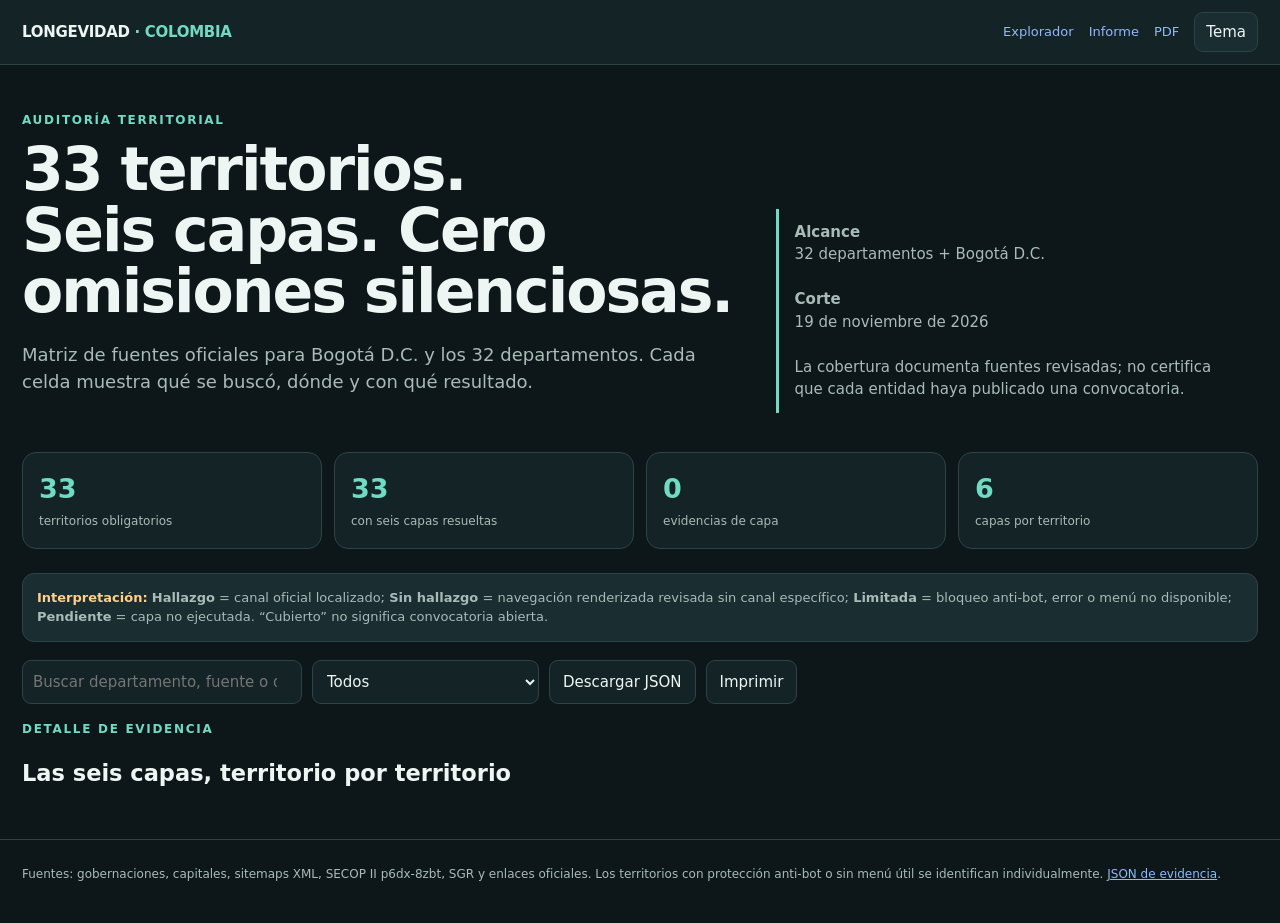
<file: research/plantilla_cobertura.html>
<!doctype html>
<html lang="es" data-theme="dark">
<head>
<meta charset="utf-8"><meta name="viewport" content="width=device-width,initial-scale=1">
<title>Cobertura territorial · Economía Plateada Colombia</title>
<meta name="description" content="Matriz auditable 33 territorios x 6 capas de fuentes para economía plateada.">
<link rel="icon" href="favicon.svg" type="image/svg+xml">
<style>
:root{color-scheme:dark;--bg:#0d1719;--panel:#142326;--panel2:#1a2d30;--text:#eef6f3;--muted:#a8bbb7;--line:#2b4445;--accent:#70dbc2;--warn:#ffd08a;--danger:#ffaaa0}
html[data-theme="light"]{color-scheme:light;--bg:#f3f7f5;--panel:#fff;--panel2:#eaf2ef;--text:#152725;--muted:#536b67;--line:#cfdfda;--accent:#006e5d;--warn:#8a5100;--danger:#9b312a}
*{box-sizing:border-box}body{margin:0;background:var(--bg);color:var(--text);font:15px/1.5 system-ui,-apple-system,Segoe UI,Arial,sans-serif}a{color:#8fb8ff}button,input,select{font:inherit}.wrap{max-width:1440px;margin:auto;padding:0 22px}.top{border-bottom:1px solid var(--line);background:var(--panel);position:sticky;top:0;z-index:5}.topin{min-height:64px;display:flex;align-items:center;gap:18px}.brand{font-weight:850;letter-spacing:-.3px}.brand span{color:var(--accent)}.toplinks{margin-left:auto;display:flex;gap:15px;align-items:center}.toplinks a{font-size:13px;text-decoration:none}.hero{padding:46px 0 24px;display:grid;grid-template-columns:1.5fr 1fr;gap:30px}.eyebrow{font-size:12px;font-weight:850;letter-spacing:1.7px;text-transform:uppercase;color:var(--accent)}h1{font-size:clamp(34px,5vw,60px);line-height:1.02;letter-spacing:-2px;margin:10px 0 18px}.lead{color:var(--muted);font-size:18px}.cut{border-left:3px solid var(--accent);padding:12px 16px;color:var(--muted);align-self:end}.stats{display:grid;grid-template-columns:repeat(4,1fr);gap:12px;margin:15px 0 24px}.stat{background:var(--panel);border:1px solid var(--line);border-radius:14px;padding:16px}.stat b{display:block;font-size:27px;color:var(--accent)}.stat span{font-size:12px;color:var(--muted)}.controls{display:flex;gap:10px;flex-wrap:wrap;margin-bottom:16px}.controls input,.controls select{background:var(--panel);color:var(--text);border:1px solid var(--line);border-radius:9px;padding:10px}.controls input{min-width:280px}.controls button{border:1px solid var(--line);background:var(--panel);color:var(--text);border-radius:9px;padding:10px 13px;cursor:pointer}.notice{background:var(--panel2);border:1px solid var(--line);border-radius:12px;padding:14px;margin-bottom:18px;color:var(--muted);font-size:13px}.notice strong{color:var(--warn)}.tablewrap{overflow:auto;border:1px solid var(--line);border-radius:14px;background:var(--panel);margin-bottom:26px}table{border-collapse:collapse;width:100%;font-size:12px;min-width:1100px}th,td{padding:9px;border-bottom:1px solid var(--line);text-align:left;vertical-align:top}th{background:var(--panel2);position:sticky;top:0;font-size:10px;text-transform:uppercase;letter-spacing:.4px}.dept{font-weight:800;min-width:130px}.pill{display:inline-block;border-radius:99px;padding:3px 7px;font-size:9px;font-weight:850;text-transform:uppercase;white-space:nowrap}.hecha{background:#164d39;color:#a4f1c7}.sin_hallazgo{background:#55451e;color:#ffe0a0}.limitada,.pendiente{background:#562e2a;color:#ffc0b7}html[data-theme="light"] .hecha{background:#d8f5e2;color:#175c36}html[data-theme="light"] .sin_hallazgo{background:#fff0ca;color:#765000}html[data-theme="light"] .limitada,html[data-theme="light"] .pendiente{background:#fee2dd;color:#8a3129}a.cell{display:block;text-decoration:none;max-width:160px;overflow:hidden;text-overflow:ellipsis;white-space:nowrap}.cards{display:grid;grid-template-columns:1fr 1fr;gap:14px;margin-bottom:30px}.card{background:var(--panel);border:1px solid var(--line);border-radius:14px;padding:16px;break-inside:avoid}.cardhead{display:flex;justify-content:space-between;gap:8px;align-items:flex-start}.card h2{font-size:18px;margin:0}.layer{border-top:1px solid var(--line);padding-top:8px;margin-top:8px;font-size:12px}.layer b{text-transform:capitalize}.layer p{margin:4px 0;color:var(--muted)}.gap{border-left:3px solid var(--danger);padding-left:10px;margin-top:10px;font-size:12px}.footer{border-top:1px solid var(--line);padding:25px 0 40px;color:var(--muted);font-size:12px}.empty{padding:30px;text-align:center;color:var(--muted)}:focus-visible{outline:3px solid var(--warn)}
@media(max-width:900px){.hero{grid-template-columns:1fr}.cards{grid-template-columns:1fr}.stats{grid-template-columns:1fr 1fr}}@media(max-width:600px){.topin{flex-wrap:wrap;padding:10px 0}.toplinks{width:100%;justify-content:space-between;margin-left:0}.wrap{padding:0 13px}.controls input{min-width:100%}}
@media print{.top,.controls,.footer,.no-print{display:none!important}.hero{padding:0}.tablewrap{overflow:visible;border:0}table{min-width:0;font-size:6.5pt}th,td{padding:3px}.cards{display:block}.card{break-inside:avoid;margin-bottom:8px}body{background:#fff;color:#000}}
</style>
</head>
<body>
<header class="top"><div class="wrap topin"><div class="brand">LONGEVIDAD <span>· COLOMBIA</span></div><nav class="toplinks"><a href="index.html">Explorador</a><a href="documento.html">Informe</a><a href="Informe_Economia_Plateada_Colombia_19NOV2026.pdf">PDF</a><button class="iconbtn" id="theme" style="border:1px solid var(--line);background:var(--panel2);color:var(--text);border-radius:9px;padding:8px 11px">Tema</button></nav></div></header>
<main class="wrap">
<section class="hero"><div><div class="eyebrow">Auditoría territorial</div><h1>33 territorios.<br>Seis capas. Cero omisiones silenciosas.</h1><p class="lead">Matriz de fuentes oficiales para Bogotá D.C. y los 32 departamentos. Cada celda muestra qué se buscó, dónde y con qué resultado.</p></div><div class="cut"><strong>Alcance</strong><br>32 departamentos + Bogotá D.C.<br><br><strong>Corte</strong><br>19 de noviembre de 2026<br><br>La cobertura documenta fuentes revisadas; no certifica que cada entidad haya publicado una convocatoria.</div></section>
<section class="stats"><div class="stat"><b>33</b><span>territorios obligatorios</span></div><div class="stat"><b id="completeCount">33</b><span>con seis capas resueltas</span></div><div class="stat"><b id="evidenceCount">0</b><span>evidencias de capa</span></div><div class="stat"><b>6</b><span>capas por territorio</span></div></section>
<div class="notice"><strong>Interpretación:</strong> <b>Hallazgo</b> = canal oficial localizado; <b>Sin hallazgo</b> = navegación renderizada revisada sin canal específico; <b>Limitada</b> = bloqueo anti-bot, error o menú no disponible; <b>Pendiente</b> = capa no ejecutada. “Cubierto” no significa convocatoria abierta.</div>
<div class="controls"><input id="q" type="search" placeholder="Buscar departamento, fuente o detalle…" aria-label="Buscar"><select id="filter" aria-label="Filtrar"><option value="all">Todos</option><option value="complete">Solo cobertura completa</option><option value="gaps">Solo con brechas</option></select><button id="json" type="button">Descargar JSON</button><button id="print" type="button">Imprimir</button></div><div id="matrix"></div>
<section><div class="eyebrow">Detalle de evidencia</div><h2>Las seis capas, territorio por territorio</h2><div class="cards" id="cards"></div></section>
</main>
<footer class="footer"><div class="wrap">Fuentes: gobernaciones, capitales, sitemaps XML, SECOP II p6dx-8zbt, SGR y enlaces oficiales. Los territorios con protección anti-bot o sin menú útil se identifican individualmente. <a href="cobertura_territorial.json">JSON de evidencia</a>.</div></footer>
<script>
const COV=__COVERAGE_JSON__;
const LABEL={secop:'SECOP II',gobernacion:'Gobernación',distritos:'Capital / distrito',cultura:'Cultura',participacion:'Participación y planeación',bancos:'Bancos, regalías y fondos'};
const STATE={hecha:'Hallazgo',sin_hallazgo:'Sin hallazgo',limitada:'Limitada',pendiente:'Pendiente'};
const esc=v=>String(v??'').replace(/[&<>"']/g,c=>({'&':'&amp;','<':'&lt;','>':'&gt;','"':'&quot;',"'":'&#39;'}[c]));
const norm=v=>String(v??'').normalize('NFD').replace(/[\u0300-\u036f]/g,'').toLowerCase();
const records=COV.records;let current=records;
document.getElementById('completeCount').textContent=records.filter(r=>!r.gaps.length).length;
document.getElementById('evidenceCount').textContent=records.reduce((n,r)=>n+r.evidence.length,0);
function evidenceFor(r,layer){return r.evidence.find(e=>e.layer===layer)||null}
function matrix(){const head=COV.required_layers.map(l=>`<th>${esc(LABEL[l.id])}</th>`).join('');const rows=current.map(r=>`<tr><td class="dept">${esc(r.department)}<br><span style="font-size:10px;color:var(--muted)">${r.gaps.length?'brechas: '+esc(r.gaps.join(', ')):'cobertura completa'}</span></td>${COV.required_layers.map(l=>{const e=evidenceFor(r,l.id);if(!e)return '<td><span class="pill pendiente">Pendiente</span></td>';return `<td><a class="cell" href="${esc(e.url||'#')}" target="_blank" rel="noopener" title="${esc(e.detail)}">${esc(e.source)}<br><span class="pill ${esc(e.status)}">${esc(STATE[e.status]||e.status)}</span></a></td>`}).join('')}</tr>`).join('');document.getElementById('matrix').innerHTML=current.length?`<div class="tablewrap"><table><thead><tr><th>Territorio</th>${head}</tr></thead><tbody>${rows}</tbody></table></div>`:'<div class="empty">Sin resultados.</div>'}
function cards(){document.getElementById('cards').innerHTML=current.map(r=>`<article class="card"><div class="cardhead"><h2>${esc(r.department)}</h2><span class="pill ${r.gaps.length?'limitada':'hecha'}">${r.gaps.length?'Con brechas':'Cubierto'}</span></div><p style="font-size:12px;color:var(--muted)">${r.evidence.length} evidencias · ${r.reviewed||0}/6 capas resueltas</p>${r.evidence.map(e=>`<div class="layer"><b>${esc(LABEL[e.layer]||e.layer)}</b> <span class="pill ${esc(e.status)}">${esc(STATE[e.status]||e.status)}</span><p>${esc(e.detail)}</p>${e.url?`<a href="${esc(e.url)}" target="_blank" rel="noopener">${esc(e.source)} ↗</a>`:esc(e.source)}</div>`).join('')}${r.gaps.length?`<div class="gap"><strong>Cola de verificación:</strong> ${esc(r.gaps.join(', '))}. No se declara oportunidad inexistente.</div>`:''}</article>`).join('')}
function update(){const q=norm(document.getElementById('q').value);const f=document.getElementById('filter').value;current=records.filter(r=>(f==='all'||(f==='complete'&&!r.gaps.length)||(f==='gaps'&&r.gaps.length))&&(!q||norm(r.department+' '+r.evidence.map(e=>[e.source,e.detail,e.url].join(' ')).join(' ')).includes(q)));matrix();cards()}
document.getElementById('q').addEventListener('input',update);document.getElementById('filter').addEventListener('change',update);document.getElementById('print').addEventListener('click',()=>print());document.getElementById('json').addEventListener('click',()=>{const a=document.createElement('a');a.href=URL.createObjectURL(new Blob([JSON.stringify(COV,null,2)],{type:'application/json'}));a.download='cobertura_territorial.json';a.click()});const themeButton=document.getElementById('theme');function applyTheme(t){document.documentElement.dataset.theme=t;themeButton.textContent=t==='dark'?'Tema claro':'Tema oscuro';try{localStorage.setItem('ep-theme',t)}catch{}}try{applyTheme(localStorage.getItem('ep-theme')||'dark')}catch{applyTheme('dark')}themeButton.addEventListener('click',()=>applyTheme(document.documentElement.dataset.theme==='dark'?'light':'dark'));update();
</script>
</body></html>
</file>
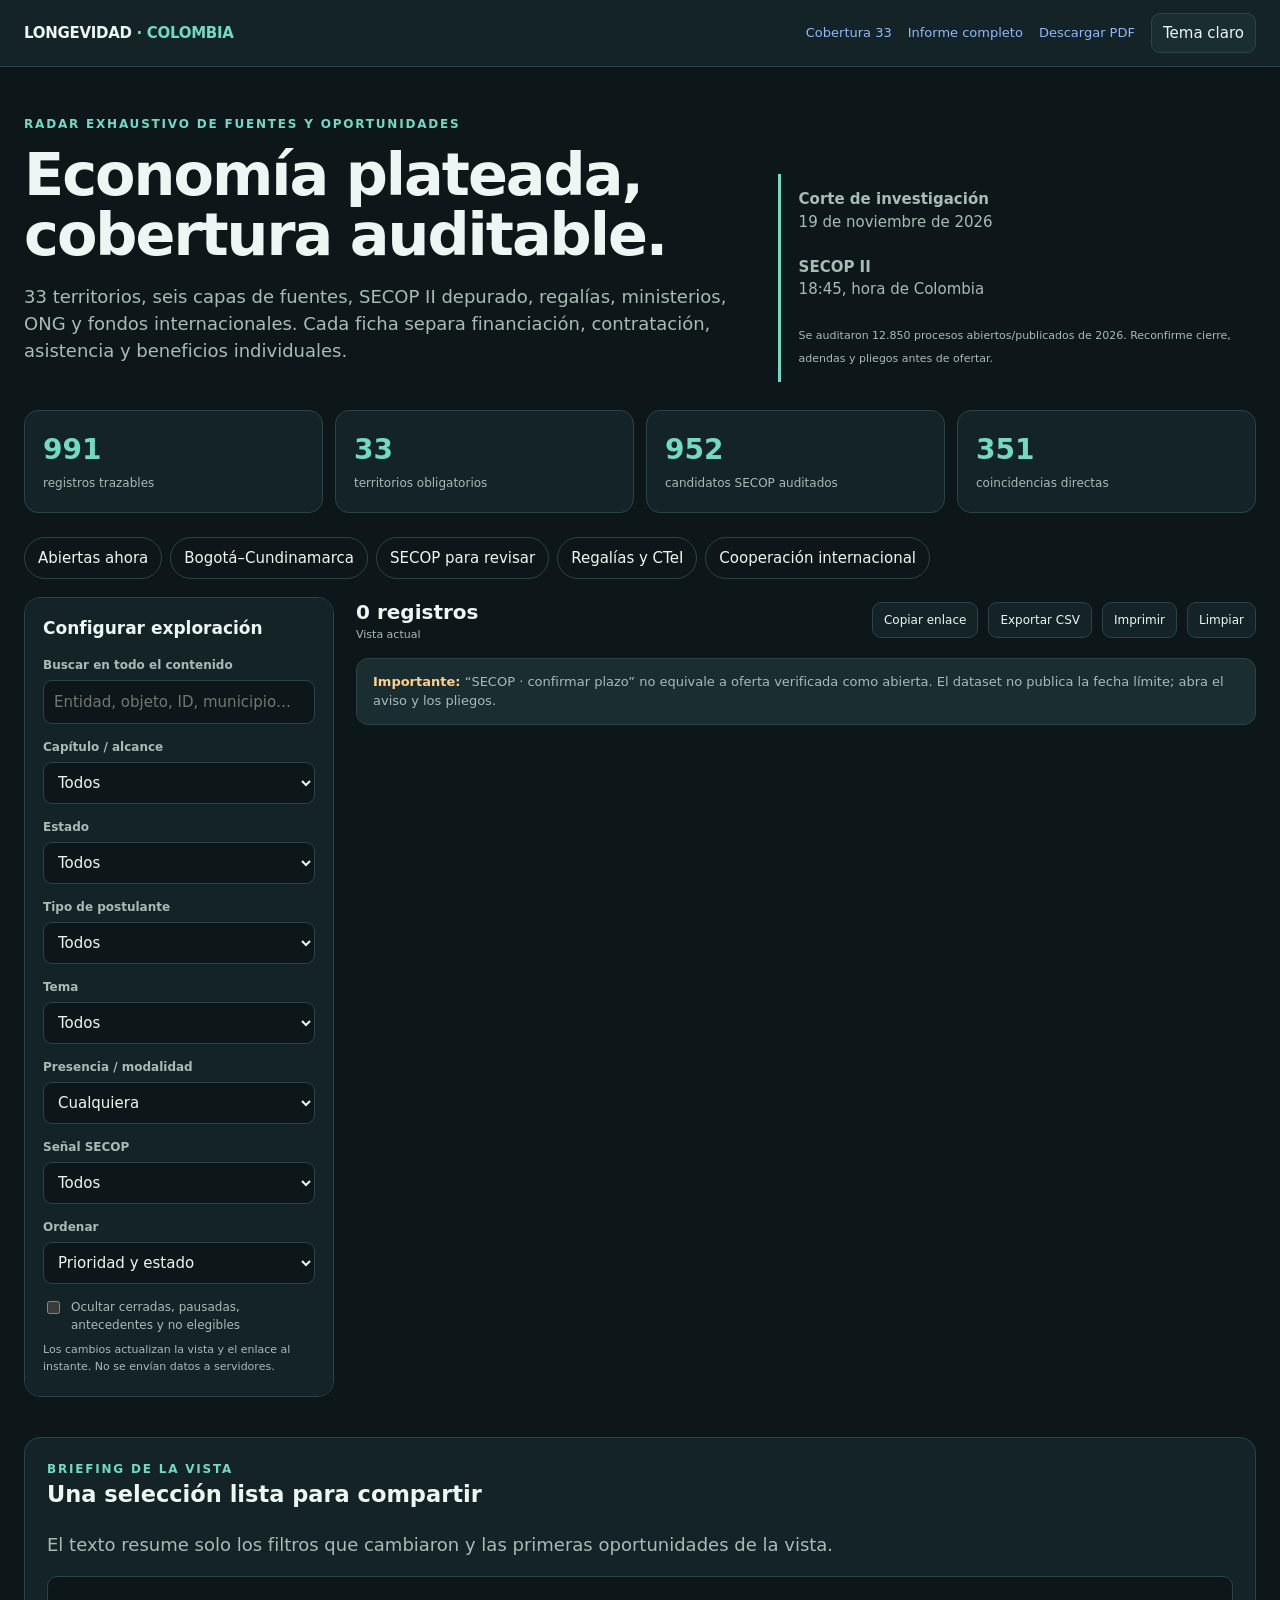
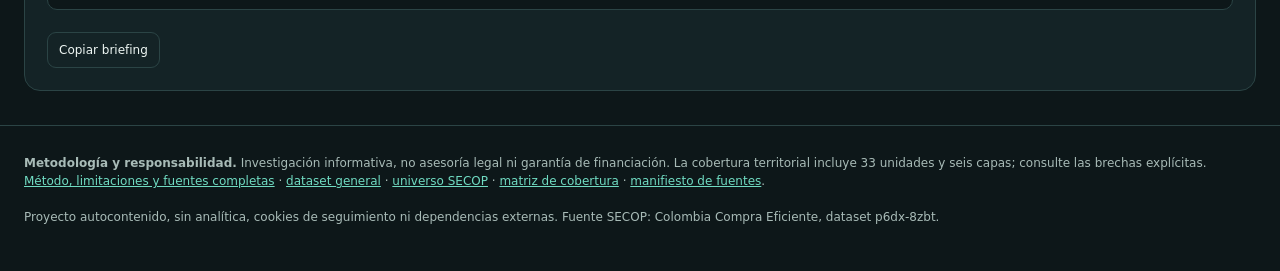
<file: research/plantilla_sitio.html>
<!doctype html>
<html lang="es" data-theme="dark">
<head>
<meta charset="utf-8"><meta name="viewport" content="width=device-width,initial-scale=1">
<title>Economía Plateada Colombia · Explorador de financiación</title>
<meta name="description" content="Explorador verificable de iniciativas, SECOP II, regalías, ministerios y fondos para economía plateada en Colombia.">
<link rel="icon" href="favicon.svg" type="image/svg+xml">
<style>
:root{color-scheme:dark;--bg:#0d1719;--panel:#142326;--panel2:#1a2d30;--text:#eef6f3;--muted:#a8bbb7;--line:#2b4445;--accent:#70dbc2;--accent2:#8fb8ff;--warn:#ffd08a;--danger:#ffaaa0;--shadow:0 12px 32px #0003}
html[data-theme="light"]{color-scheme:light;--bg:#f3f7f5;--panel:#fff;--panel2:#eaf2ef;--text:#152725;--muted:#536b67;--line:#cfdfda;--accent:#006e5d;--accent2:#245ca6;--warn:#8a5100;--danger:#9b312a;--shadow:0 12px 32px #183b3020}
*{box-sizing:border-box}body{margin:0;background:var(--bg);color:var(--text);font:15px/1.5 system-ui,-apple-system,Segoe UI,Arial,sans-serif}a{color:var(--accent2)}a:hover{text-decoration:none}button,input,select{font:inherit}button{cursor:pointer}.wrap{max-width:1500px;margin:auto;padding:0 24px}.top{border-bottom:1px solid var(--line);background:var(--panel);position:sticky;top:0;z-index:20}.topin{display:flex;align-items:center;gap:22px;min-height:66px}.brand{font-weight:800;letter-spacing:-.3px;white-space:nowrap}.brand span{color:var(--accent)}.toplinks{display:flex;gap:16px;margin-left:auto;align-items:center}.toplinks a{font-size:13px;text-decoration:none}.iconbtn{border:1px solid var(--line);background:var(--panel2);color:var(--text);border-radius:9px;padding:8px 11px}.hero{padding:48px 0 28px;display:grid;grid-template-columns:1.5fr 1fr;gap:36px}.eyebrow{text-transform:uppercase;letter-spacing:1.8px;color:var(--accent);font-size:12px;font-weight:800}.hero h1{font-size:clamp(34px,4.6vw,62px);line-height:1.02;letter-spacing:-2px;margin:12px 0 18px;max-width:900px}.lead{color:var(--muted);font-size:18px;max-width:800px}.cut{border-left:3px solid var(--accent);padding:14px 18px;color:var(--muted);align-self:end}.stats{display:grid;grid-template-columns:repeat(4,1fr);gap:12px;margin-bottom:24px}.stat{background:var(--panel);border:1px solid var(--line);border-radius:14px;padding:18px}.stat b{display:block;font-size:28px;color:var(--accent)}.stat span{font-size:12px;color:var(--muted)}.presets{display:flex;gap:8px;flex-wrap:wrap;margin-bottom:18px}.preset{border:1px solid var(--line);background:transparent;color:var(--text);padding:9px 13px;border-radius:99px}.preset:hover,.preset.active{border-color:var(--accent);color:var(--accent);background:var(--panel)}
.layout{display:grid;grid-template-columns:310px 1fr;gap:22px;align-items:start;padding-bottom:30px}.controls{background:var(--panel);border:1px solid var(--line);border-radius:16px;padding:18px;position:sticky;top:84px;max-height:calc(100vh - 100px);overflow:auto}.controls h2{font-size:17px;margin:0 0 14px}.field{margin-bottom:14px}.field label{display:block;font-size:12px;font-weight:700;color:var(--muted);margin-bottom:6px}.field input,.field select{width:100%;border:1px solid var(--line);background:var(--bg);color:var(--text);border-radius:9px;padding:10px}.check{display:flex;gap:8px;align-items:flex-start;font-size:12px;color:var(--muted)}.check input{margin-top:3px}.hint{font-size:11px;color:var(--muted);margin-top:8px}.toolbar{display:flex;gap:10px;align-items:center;flex-wrap:wrap;margin-bottom:14px}.resultcount{font-size:20px;font-weight:800;margin-right:auto}.resultcount small{display:block;font-size:11px;color:var(--muted);font-weight:400}.action{border:1px solid var(--line);background:var(--panel);color:var(--text);border-radius:9px;padding:8px 11px;font-size:12px}.action:hover{border-color:var(--accent)}.notice{background:var(--panel2);border:1px solid var(--line);border-radius:12px;padding:13px 16px;margin-bottom:14px;color:var(--muted);font-size:13px}.notice strong{color:var(--warn)}
.cards{display:grid;gap:14px}.card{background:var(--panel);border:1px solid var(--line);border-radius:16px;padding:20px;box-shadow:var(--shadow)}.card.secop{border-left:4px solid var(--accent2)}.cardhead{display:flex;justify-content:space-between;gap:12px;align-items:flex-start}.card h2{font-size:20px;line-height:1.25;margin:10px 0 7px;letter-spacing:-.3px}.entity{color:var(--muted);font-size:13px}.badges{display:flex;gap:6px;flex-wrap:wrap}.badge{display:inline-block;border-radius:99px;padding:4px 8px;background:var(--panel2);color:var(--muted);font-size:10px;font-weight:800;text-transform:uppercase;letter-spacing:.35px}.badge.abierta{background:#164d39;color:#a4f1c7}.badge.activa{background:#164844;color:#a2e8db}.badge.secop{background:#193e5a;color:#b4d8ff}.badge.cerrada,.badge.historico{background:#303b3d;color:#c0ccca}.badge.proxima{background:#55451e;color:#ffe0a0}.badge.pausada,.badge.no_elegible{background:#562e2a;color:#ffc0b7}html[data-theme="light"] .badge.abierta{background:#d8f5e2;color:#175c36}html[data-theme="light"] .badge.activa{background:#d7efea;color:#075e50}html[data-theme="light"] .badge.secop{background:#dbeefa;color:#245a79}html[data-theme="light"] .badge.proxima{background:#fff0ca;color:#765000}html[data-theme="light"] .badge.pausada,html[data-theme="light"] .badge.no_elegible{background:#fee2dd;color:#8a3129}.meta{display:grid;grid-template-columns:1fr 1fr;gap:10px;margin:15px 0}.meta div{background:var(--panel2);padding:10px;border-radius:9px}.label{display:block;text-transform:uppercase;font-size:9px;letter-spacing:.6px;color:var(--muted);font-weight:800;margin-bottom:3px}.card p{margin:8px 0}.tags{display:flex;gap:5px;flex-wrap:wrap;margin:10px 0}.tag{font:11px ui-monospace,SFMono-Regular,Consolas,monospace;color:var(--accent);border:1px solid var(--line);border-radius:5px;padding:3px 6px}details{margin-top:13px;border-top:1px solid var(--line);padding-top:10px}summary{cursor:pointer;color:var(--accent);font-weight:750}details h3{font-size:13px;margin:15px 0 5px}details li{margin-bottom:6px}details a{overflow-wrap:anywhere}.actionbox{background:var(--panel2);border-radius:8px;padding:10px;margin-top:12px}.footernote{font-size:11px;color:var(--muted)}.empty{padding:35px;text-align:center;background:var(--panel);border:1px dashed var(--line);border-radius:14px}.brief{background:var(--panel);border:1px solid var(--line);border-radius:16px;padding:22px;margin:10px 0 34px}.brief h2{margin-top:0}.briefout{font:13px/1.6 ui-monospace,SFMono-Regular,Consolas,monospace;white-space:pre-wrap;background:var(--bg);border:1px solid var(--line);border-radius:10px;padding:16px;color:var(--muted)}.copied{color:var(--accent)!important}.footer{border-top:1px solid var(--line);padding:28px 0 45px;color:var(--muted);font-size:12px}.footer a{color:var(--accent)}:focus-visible{outline:3px solid var(--warn);outline-offset:2px}
@media(max-width:1000px){.hero{grid-template-columns:1fr}.cut{align-self:auto}.layout{grid-template-columns:1fr}.controls{position:static;max-height:none}.stats{grid-template-columns:repeat(2,1fr)}}
@media(max-width:650px){.wrap{padding:0 14px}.topin{gap:10px;flex-wrap:wrap;padding:10px 0}.toplinks{margin-left:0;width:100%;justify-content:space-between}.hero{padding-top:28px}.hero h1{letter-spacing:-1px}.stats{grid-template-columns:1fr 1fr}.stat{padding:12px}.stat b{font-size:23px}.meta{grid-template-columns:1fr}.toolbar{align-items:stretch}.resultcount{width:100%}.cardhead{display:block}.toplinks a{font-size:11px}}
@media print{body{background:#fff;color:#000}.top,.controls,.presets,.toolbar,.brief,.footer,.no-print{display:none!important}.hero{padding:10px 0}.layout{display:block}.card{box-shadow:none;break-inside:avoid;background:#fff;color:#000}.cards{display:block}.card{margin-bottom:12px}.entity,.label,.footernote{color:#444}details{display:block}details>*{display:block}summary{display:none}.wrap{max-width:none;padding:0}.stats{display:none}}

</style>
</head>
<body>
<header class="top"><div class="wrap topin"><div class="brand">LONGEVIDAD <span>· COLOMBIA</span></div><nav class="toplinks" aria-label="Documentos"><a href="cobertura.html">Cobertura 33</a><a href="documento.html">Informe completo</a><a href="Informe_Economia_Plateada_Colombia_19NOV2026.pdf" download>Descargar PDF</a><button class="iconbtn" id="theme" type="button">Tema claro</button></nav></div></header>
<main class="wrap">
<section class="hero"><div><div class="eyebrow">Radar exhaustivo de fuentes y oportunidades</div><h1>Economía plateada,<br>cobertura auditable.</h1><p class="lead">33 territorios, seis capas de fuentes, SECOP II depurado, regalías, ministerios, ONG y fondos internacionales. Cada ficha separa financiación, contratación, asistencia y beneficios individuales.</p></div><div class="cut"><strong>Corte de investigación</strong><br>19 de noviembre de 2026<br><br><strong>SECOP II</strong><br>18:45, hora de Colombia<br><br><span class="footernote">Se auditaron 12.850 procesos abiertos/publicados de 2026. Reconfirme cierre, adendas y pliegos antes de ofertar.</span></div></section>
<section class="stats" aria-label="Totales"><div class="stat"><b id="statTotal">991</b><span>registros trazables</span></div><div class="stat"><b>33</b><span>territorios obligatorios</span></div><div class="stat"><b id="statSecop">952</b><span>candidatos SECOP auditados</span></div><div class="stat"><b id="statDirect">351</b><span>coincidencias directas</span></div></section>
<div class="presets" aria-label="Vistas predefinidas"><button class="preset" data-preset="open">Abiertas ahora</button><button class="preset" data-preset="local">Bogotá–Cundinamarca</button><button class="preset" data-preset="secop">SECOP para revisar</button><button class="preset" data-preset="royalties">Regalías y CTeI</button><button class="preset" data-preset="international">Cooperación internacional</button></div>
<div class="layout">
<aside class="controls" aria-label="Filtros"><h2>Configurar exploración</h2>
<div class="field"><label for="q">Buscar en todo el contenido</label><input id="q" data-key="q" type="search" placeholder="Entidad, objeto, ID, municipio…" autocomplete="off"></div>
<div class="field"><label for="cap">Capítulo / alcance</label><select id="cap" data-key="cap"><option value="all">Todos</option><option value="1">1 · Bogotá y Cundinamarca</option><option value="2">2 · Resto del país y SECOP</option><option value="3">3 · ONG e internacional</option></select></div>
<div class="field"><label for="status">Estado</label><select id="status" data-key="status"><option value="all">Todos</option><option value="abierta">Abiertas</option><option value="activa">Activas / permanentes</option><option value="secop">SECOP · confirmar plazo</option><option value="proxima">Próximas estimadas</option><option value="historico">Antecedentes / vigilar</option><option value="cerrada">Cerradas</option><option value="pausada">Pausadas</option><option value="no_elegible">No elegibles directamente</option></select></div>
<div class="field"><label for="applicant">Tipo de postulante</label><select id="applicant" data-key="applicant"><option value="all">Todos</option><option value="business">Empresa / startup / proveedor</option><option value="nonprofit">ESAL / OSC / organización social</option><option value="public">Entidad pública / municipio</option><option value="person">Persona / grupo / comunidad</option><option value="research">Academia / investigación</option></select></div>
<div class="field"><label for="topic">Tema</label><select id="topic" data-key="topic"><option value="all">Todos</option><option>Cuidado</option><option>Salud</option><option>Tecnología</option><option>Regalías</option><option>I+D+i</option><option>Capital semilla</option><option>Cultura</option><option>Participación</option><option>Inclusión financiera</option><option>Infraestructura</option><option>Emprendimiento</option></select></div>
<div class="field"><label for="presence">Presencia / modalidad</label><select id="presence" data-key="presence"><option value="all">Cualquiera</option><option value="digital">Aplicación o actividad digital</option><option value="territorial">Ejecución territorial / piloto</option><option value="obligatory">Residencia, sede o presencia obligatoria</option></select></div>
<div class="field"><label for="signal">Señal SECOP</label><select id="signal" data-key="signal"><option value="all">Todos</option><option value="direct">Coincidencia directa</option><option value="intersection">Intersección por validar</option></select></div>
<div class="field"><label for="sort">Ordenar</label><select id="sort" data-key="sort"><option value="priority">Prioridad y estado</option><option value="budget">Presupuesto SECOP (mayor primero)</option><option value="name">Nombre A–Z</option><option value="chapter">Capítulo</option></select></div>
<label class="check"><input type="checkbox" id="hideExcluded" data-key="hideExcluded"><span>Ocultar cerradas, pausadas, antecedentes y no elegibles</span></label><p class="hint">Los cambios actualizan la vista y el enlace al instante. No se envían datos a servidores.</p></aside>
<section aria-live="polite" aria-label="Resultados"><div class="toolbar"><div class="resultcount"><span id="count">0</span> registros<small id="subcount">Vista actual</small></div><button class="action" id="share">Copiar enlace</button><button class="action" id="csv">Exportar CSV</button><button class="action" id="print">Imprimir</button><button class="action" id="reset">Limpiar</button></div><div class="notice" id="notice"><strong>Importante:</strong> “SECOP · confirmar plazo” no equivale a oferta verificada como abierta. El dataset no publica la fecha límite; abra el aviso y los pliegos.</div><div class="cards" id="cards"></div><div style="text-align:center;margin-top:18px"><button class="action" id="more" type="button" hidden>Mostrar más resultados</button></div></section>
</div>
<section class="brief"><div class="eyebrow">Briefing de la vista</div><h2>Una selección lista para compartir</h2><p class="lead">El texto resume solo los filtros que cambiaron y las primeras oportunidades de la vista.</p><div class="briefout" id="briefout"></div><br><button class="action" id="copybrief">Copiar briefing</button></section>
</main>
<footer class="footer"><div class="wrap"><strong>Metodología y responsabilidad.</strong> Investigación informativa, no asesoría legal ni garantía de financiación. La cobertura territorial incluye 33 unidades y seis capas; consulte las brechas explícitas. <a href="documento.html#fuentes">Método, limitaciones y fuentes completas</a> · <a href="oportunidades.csv">dataset general</a> · <a href="secop_oportunidades.csv">universo SECOP</a> · <a href="cobertura_territorial.json">matriz de cobertura</a> · <a href="source_manifest.json">manifiesto de fuentes</a>.<br><br>Proyecto autocontenido, sin analítica, cookies de seguimiento ni dependencias externas. Fuente SECOP: Colombia Compra Eficiente, dataset p6dx-8zbt.</div></footer>
<script>
const DATA=__DATA_JSON__;
const ITEMS=DATA.items;
const STATUS={abierta:'Abierta',activa:'Activa / permanente',cerrada:'Cerrada',historico:'Antecedente / vigilar',proxima:'Próxima estimada',pausada:'Pausada',no_elegible:'No elegible directamente',secop:'SECOP · confirmar plazo'};
const DEFAULTS={q:'',cap:'all',status:'all',signal:'all',applicant:'all',topic:'all',presence:'all',sort:'priority',hideExcluded:false};
const state={...DEFAULTS};let shown=40;
const esc=value=>String(value??'').replace(/[&<>"']/g,c=>({'&':'&amp;','<':'&lt;','>':'&gt;','"':'&quot;',"'":'&#39;'}[c]));
const norm=value=>String(value??'').normalize('NFD').replace(/[\u0300-\u036f]/g,'').toLowerCase();
const textOf=item=>norm([item.nombre,item.entidad,item.territorio,item.tipo,item.objetivo,item.encaje,item.referencia,item.id_proceso,(item.temas||[]).join(' '),(item.postulantes||[]).join(' ')].join(' '));
const applicantPatterns={business:/empresa|emprend|startup|proveedor|for-profit|social|comercial/i,nonprofit:/esal|osc|organizaci|sin ánimo|sin animo|sin fines|fundaci|comunitaria|no gubernamental/i,public:/entidad.*territorial|entidad.*pública|entidad.*publica|municipio|gobierno|gobernación|gobernacion/i,person:/persona natural|individu|grupo|comunidad|personas mayores|campesin|colectivo/i,research:/academia|ies|investig|universidad|cientific|científico/i};
function matchesApplicant(item,key){return key==='all'||applicantPatterns[key].test((item.postulantes||[]).join(' ')+' '+item.tipo+' '+item.encaje)}
function matchesPresence(item,key){if(key==='all')return true;const t=norm(item.presencia+' '+item.canal);if(key==='digital')return /digital|en linea|virtual|formulario|plataforma|online|electronica/.test(t);if(key==='territorial')return /ejecucion|territorio|intervencion|piloto|comunidad|operacion|presencial|residencia|domicilio|sede|municipio/.test(t);return /obligatoria|residencia|domicilio|sede|intervencion directa|multidepartamental|multirregional/.test(t)}
function filtered(){const q=norm(state.q.trim());return ITEMS.filter(item=>{
 if(state.cap!=='all'&&String(item.cap)!==state.cap)return false;
 if(state.status!=='all'&&item.estado!==state.status)return false;
 if(state.signal==='direct'&&!item.match_directo)return false;
 if(state.signal==='intersection'&&(item.match_directo||!item.secop))return false;
 if(state.hideExcluded&&['cerrada','historico','pausada','no_elegible'].includes(item.estado))return false;
 if(state.topic!=='all'&&!norm((item.temas||[]).join(' ')+' '+item.tipo).includes(norm(state.topic)))return false;
 if(!matchesApplicant(item,state.applicant)||!matchesPresence(item,state.presence))return false;
 return !q||textOf(item).includes(q);
}).sort((a,b)=>{if(state.sort==='name')return a.nombre.localeCompare(b.nombre,'es');if(state.sort==='chapter')return a.cap-b.cap||a.nombre.localeCompare(b.nombre,'es');if(state.sort==='budget')return (b.precio_num||0)-(a.precio_num||0);const sw={abierta:0,secop:1,activa:2,proxima:3,historico:4,cerrada:5,pausada:6,no_elegible:7};const pw={Alta:0,Media:1,Baja:2,No:3};return sw[a.estado]-sw[b.estado]||pw[a.prioridad]-pw[b.prioridad]||a.cap-b.cap||a.nombre.localeCompare(b.nombre,'es')})}
function list(values){return '<ul>'+values.map(v=>'<li>'+esc(v)+'</li>').join('')+'</ul>'}
function card(item){const primary=item.fuentes[0];return `<article class="card ${item.secop?'secop':''}" id="${esc(item.id)}"><div class="cardhead"><div class="badges"><span class="badge ${item.estado}">${STATUS[item.estado]}</span><span class="badge">Capítulo ${item.cap}</span><span class="badge">Prioridad ${esc(item.prioridad)}</span></div><a href="#${esc(item.id)}" aria-label="Enlace a esta ficha">#</a></div><h2>${esc(item.nombre)}</h2><div class="entity"><strong>${esc(item.entidad)}</strong><br>${esc(item.territorio)}</div><div class="tags">${item.temas.map(t=>'<span class="tag">'+esc(t)+'</span>').join('')}</div><p>${esc(item.objetivo)}</p><div class="meta"><div><span class="label">Recursos / modalidad</span>${esc(item.monto)}</div><div><span class="label">Plazo / estado</span>${esc(item.cierre)}</div></div><p><strong>Encaje:</strong> ${esc(item.encaje)}</p><details><summary>Requisitos, presencia física y fuentes</summary><h3>Quién puede participar</h3>${list(item.postulantes)}<h3>Requisitos y condiciones</h3>${list(item.requisitos)}<h3>Presencia física y ejecución</h3><p>${esc(item.presencia)}</p><h3>Canal</h3><p>${esc(item.canal)}</p><div class="actionbox"><strong>Siguiente acción:</strong> ${esc(item.accion)}</div>${item.nota?'<p class="footernote"><strong>Nota:</strong> '+esc(item.nota)+'</p>':''}<h3>Fuentes primarias</h3><ul>${item.fuentes.map(s=>'<li><a href="'+esc(s.url)+'" target="_blank" rel="noopener">'+esc(s.titulo)+' ↗</a></li>').join('')}</ul></details><p><a href="${esc(primary.url)}" target="_blank" rel="noopener">Abrir fuente oficial ↗</a></p></article>`}
let current=[];
function updateUrl(){const p=new URLSearchParams();Object.keys(DEFAULTS).forEach(k=>{if(state[k]!==DEFAULTS[k])p.set(k,String(state[k]))});history.replaceState(null,'',location.pathname+(p.toString()?'?'+p.toString():'')+location.hash)}
function updateBrief(){const parts=[];if(state.q)parts.push(`texto “${state.q}”`);if(state.cap!=='all')parts.push(`capítulo ${state.cap}`);if(state.status!=='all')parts.push(`estado ${STATUS[state.status]}`);if(state.applicant!=='all')parts.push(`postulante ${document.getElementById('applicant').selectedOptions[0].textContent}`);if(state.topic!=='all')parts.push(`tema ${state.topic}`);if(state.presence!=='all')parts.push(`modalidad ${document.getElementById('presence').selectedOptions[0].textContent}`);if(state.hideExcluded)parts.push('sin cerradas, pausadas, antecedentes ni no elegibles');let text=`Prepara una hoja de ruta para evaluar oportunidades de economía plateada en Colombia, con corte al 19 de noviembre de 2026. La vista contiene ${current.length} registros`;if(parts.length)text+=` filtrados por ${parts.join(', ')}`;text+='.';if(current.length)text+=` Las primeras fichas por el orden seleccionado son: ${current.slice(0,4).map(x=>x.nombre).join('; ')}.`;if(current.some(x=>x.estado==='secop'))text+=' Antes de ofertar en SECOP II, abre cada aviso y verifica cierre, adendas, habilitación, experiencia, garantías y lugar de ejecución: el dataset no expone la fecha límite.';if(current.some(x=>['cerrada','historico','pausada','no_elegible'].includes(x.estado)))text+=' No presentes como disponibles las fichas cerradas, históricas, pausadas o no elegibles; úsalas solo para preparación o vigilancia.';text+=' Para cada oportunidad priorizada, valida objetivo, tipo de postulante, presencia territorial, presupuesto, contrapartida, indicadores y fuente oficial.';document.getElementById('briefout').textContent=text}
function updateAll(){current=filtered();shown=40;renderPage();document.getElementById('count').textContent=current.length;const open=current.filter(x=>x.estado==='abierta').length;const secop=current.filter(x=>x.estado==='secop').length;const direct=current.filter(x=>x.match_directo).length;document.getElementById('subcount').textContent=`${open} abiertas · ${secop} SECOP (${direct} directos)`;updateBrief();updateUrl()}
function renderPage(){const visible=current.slice(0,shown);document.getElementById('cards').innerHTML=visible.length?visible.map(card).join(''):'<div class="empty"><h2>No hay coincidencias</h2><p>Cambie un filtro o limpie la vista para recuperar los 991 registros.</p></div>';const more=document.getElementById('more');const remaining=current.length-visible.length;more.hidden=remaining<=0;more.textContent=`Mostrar más (${remaining} restantes)`;if(current.length>visible.length)document.getElementById('subcount').textContent+=` · mostrando ${visible.length}`}
function syncControls(){document.querySelectorAll('[data-key]').forEach(el=>{const key=el.dataset.key;if(el.type==='checkbox')el.checked=Boolean(state[key]);else el.value=state[key]})}
function setState(next){Object.assign(state,DEFAULTS,next);syncControls();updateAll()}
const presets={open:{status:'abierta'},local:{cap:'1'},secop:{status:'secop',signal:'all',sort:'budget'},royalties:{topic:'Regalías'},international:{cap:'3'}};
document.querySelectorAll('[data-preset]').forEach(btn=>btn.addEventListener('click',()=>{document.querySelectorAll('.preset').forEach(x=>x.classList.remove('active'));btn.classList.add('active');setState(presets[btn.dataset.preset])}));
document.querySelectorAll('[data-key]').forEach(el=>el.addEventListener(el.type==='search'?'input':'change',()=>{const key=el.dataset.key;state[key]=el.type==='checkbox'?el.checked:el.value;document.querySelectorAll('.preset').forEach(x=>x.classList.remove('active'));updateAll()}));
function readUrl(){const p=new URLSearchParams(location.search);Object.keys(DEFAULTS).forEach(k=>{if(p.has(k)){if(k==='hideExcluded')state[k]=p.get(k)==='true';else state[k]=p.get(k)}});syncControls()}
async function copyText(text,button){try{await navigator.clipboard.writeText(text)}catch{const area=document.createElement('textarea');area.value=text;document.body.appendChild(area);area.select();document.execCommand('copy');area.remove()}const old=button.textContent;button.textContent='¡Copiado!';button.classList.add('copied');setTimeout(()=>{button.textContent=old;button.classList.remove('copied')},1500)}
document.getElementById('share').addEventListener('click',e=>copyText(location.href,e.currentTarget));document.getElementById('copybrief').addEventListener('click',e=>copyText(document.getElementById('briefout').textContent,e.currentTarget));
document.getElementById('reset').addEventListener('click',()=>{document.querySelectorAll('.preset').forEach(x=>x.classList.remove('active'));setState({})});document.getElementById('print').addEventListener('click',()=>window.print());document.getElementById('more').addEventListener('click',()=>{shown+=40;renderPage()});
document.getElementById('csv').addEventListener('click',()=>{const columns=['id','cap','nombre','entidad','territorio','tipo','estado','monto','cierre','prioridad','presencia','accion'];const quote=v=>'"'+String(v??'').replace(/"/g,'""')+'"';const lines=[columns.map(quote).join(';'),...current.map(x=>columns.map(k=>quote(k==='estado'?STATUS[x[k]]:x[k])).join(';'))];const blob=new Blob(['\ufeff'+lines.join('\r\n')],{type:'text/csv;charset=utf-8'});const a=document.createElement('a');a.href=URL.createObjectURL(blob);a.download='economia_plateada_vista.csv';a.click();URL.revokeObjectURL(a.href)});
const themeButton=document.getElementById('theme');function applyTheme(theme){document.documentElement.dataset.theme=theme;themeButton.textContent=theme==='dark'?'Tema claro':'Tema oscuro';try{localStorage.setItem('ep-theme',theme)}catch{}}
try{applyTheme(localStorage.getItem('ep-theme')||'dark')}catch{applyTheme('dark')}themeButton.addEventListener('click',()=>applyTheme(document.documentElement.dataset.theme==='dark'?'light':'dark'));
readUrl();updateAll();document.getElementById('statTotal').textContent=DATA.total;document.getElementById('statSecop').textContent=DATA.secop;document.getElementById('statDirect').textContent=DATA.secop_directos;
</script>
</body></html>
</file>
